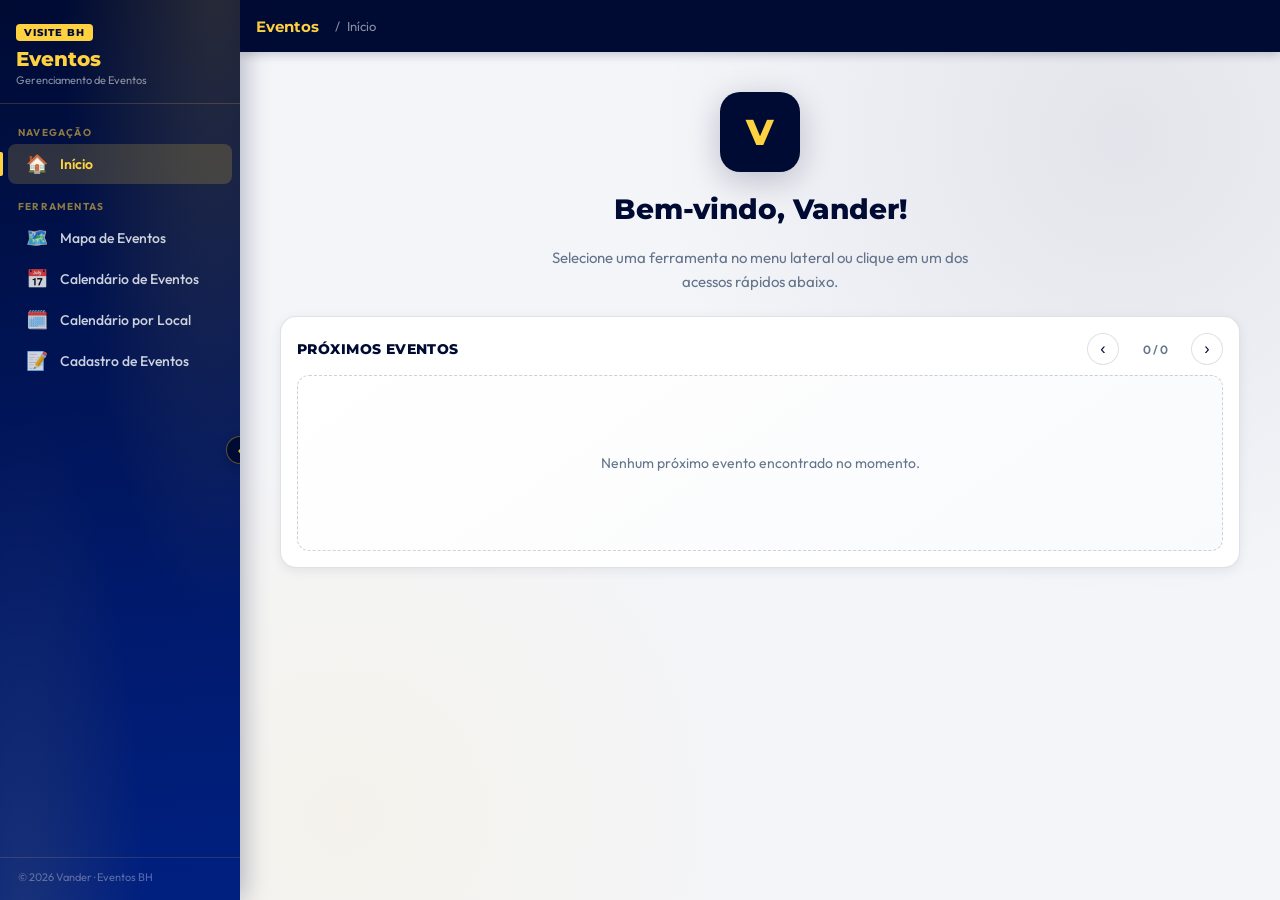
<file: index.html>
<!DOCTYPE html>
<html lang="pt-BR">
<head>
  <meta charset="utf-8">
  <meta name="viewport" content="width=device-width, initial-scale=1">
  <title>Agenda de Eventos de Belo Horizonte</title>
  <link rel="preconnect" href="https://fonts.googleapis.com">
  <link rel="preconnect" href="https://fonts.gstatic.com" crossorigin>
  <link href="https://fonts.googleapis.com/css2?family=Montserrat:wght@400;600;700;800&family=Outfit:wght@300;400;600&display=swap" rel="stylesheet">
  <style>
    *, *::before, *::after { box-sizing: border-box; margin: 0; padding: 0; }

    :root {
      --sidebar-w: 240px;
      --navy: #000b33;
      --navy-mid: #001a6e;
      --gold: #FED141;
      --gold-dark: #c9a500;
      --ink: #1a1f36;
      --muted: #64748b;
      --bg: #f4f5f9;
      --panel: #ffffff;
      --line: rgba(0, 11, 51, 0.12);
      --t: 0.28s cubic-bezier(0.4, 0, 0.2, 1);
    }

    html, body { height: 100%; overflow: hidden; }
    body {
      font-family: "Outfit", "Segoe UI", sans-serif;
      background: var(--bg);
      color: var(--ink);
      display: flex;
    }

    /* ── Sidebar ── */
    #sidebar {
      width: var(--sidebar-w);
      height: 100vh;
      background: linear-gradient(175deg, var(--navy) 0%, var(--navy-mid) 70%, #002080 100%);
      display: flex;
      flex-direction: column;
      flex-shrink: 0;
      position: relative;
      z-index: 20;
      box-shadow: 4px 0 24px rgba(0,11,51,.28);
      transition: width var(--t);
      overflow: hidden;
    }
    #sidebar::after {
      content: "";
      position: absolute;
      inset: 0;
      background:
        radial-gradient(ellipse at 90% -5%, rgba(254,209,65,.16) 0%, transparent 50%),
        radial-gradient(ellipse at 10% 105%, rgba(254,209,65,.10) 0%, transparent 40%);
      pointer-events: none;
    }

    .sidebar-brand {
      padding: 20px 16px 16px;
      border-bottom: 1px solid rgba(254,209,65,.18);
      flex-shrink: 0;
    }
    .sidebar-brand-badge {
      display: inline-block;
      background: var(--gold);
      color: var(--navy);
      font-family: "Montserrat", sans-serif;
      font-weight: 800;
      font-size: 10px;
      letter-spacing: .1em;
      text-transform: uppercase;
      padding: 2px 8px;
      border-radius: 4px;
      margin-bottom: 6px;
      white-space: nowrap;
    }
    .sidebar-brand-title {
      font-family: "Montserrat", sans-serif;
      font-weight: 800;
      font-size: 20px;
      color: var(--gold);
      white-space: nowrap;
    }
    .sidebar-brand-sub {
      font-size: 11px;
      color: rgba(248,250,252,.55);
      margin-top: 2px;
      white-space: nowrap;
    }

    .sidebar-nav { flex: 1; overflow-y: auto; padding: 14px 0; }
    .nav-section-label {
      font-size: 10px;
      font-weight: 700;
      letter-spacing: .12em;
      text-transform: uppercase;
      color: rgba(254,209,65,.55);
      padding: 8px 18px 4px;
      white-space: nowrap;
    }
    .nav-item {
      display: flex;
      align-items: center;
      gap: 12px;
      padding: 11px 18px;
      cursor: pointer;
      border: none;
      background: none;
      text-align: left;
      color: rgba(248,250,252,.82);
      font-family: "Outfit", sans-serif;
      font-size: 14px;
      font-weight: 500;
      border-radius: 8px;
      margin: 1px 8px;
      width: calc(100% - 16px);
      transition: background .18s, color .18s;
      white-space: nowrap;
      position: relative;
      z-index: 1;
    }
    .nav-item:hover { background: rgba(254,209,65,.10); color: #fff; }
    .nav-item.active { background: rgba(254,209,65,.18); color: var(--gold); font-weight: 600; }
    .nav-item.active::before {
      content: "";
      position: absolute;
      left: -8px; top: 50%;
      transform: translateY(-50%);
      width: 3px; height: 60%;
      background: var(--gold);
      border-radius: 0 2px 2px 0;
    }
    .nav-icon { font-size: 18px; flex-shrink: 0; line-height: 1; }
    .nav-label { flex: 1; }

    .sidebar-footer {
      padding: 12px 18px 16px;
      border-top: 1px solid rgba(254,209,65,.14);
      font-size: 11px;
      color: rgba(248,250,252,.35);
      white-space: nowrap;
    }

    #sidebar-toggle {
      position: absolute;
      right: -14px; top: 50%;
      transform: translateY(-50%);
      width: 28px; height: 28px;
      border-radius: 50%;
      border: 1.5px solid rgba(254,209,65,.35);
      background: var(--navy);
      color: var(--gold);
      display: flex;
      align-items: center;
      justify-content: center;
      cursor: pointer;
      z-index: 30;
      font-size: 14px;
      box-shadow: 0 2px 8px rgba(0,11,51,.35);
      transition: background .2s;
    }
    #sidebar-toggle:hover { background: var(--navy-mid); }

    /* ── Main ── */
    #main { flex: 1; display: flex; flex-direction: column; height: 100vh; overflow: hidden; min-width: 0; }

    #topbar {
      height: 52px;
      background: var(--navy);
      display: flex;
      align-items: center;
      padding: 0 16px;
      gap: 12px;
      flex-shrink: 0;
      box-shadow: 0 2px 10px rgba(0,11,51,.22);
      z-index: 10;
    }
    #hamburger { display: none; background: none; border: none; color: var(--gold); font-size: 22px; cursor: pointer; padding: 4px; line-height: 1; }
    #topbar-title { font-family: "Montserrat", sans-serif; font-weight: 700; font-size: 15px; color: var(--gold); }
    #topbar-breadcrumb { font-size: 13px; color: rgba(248,250,252,.55); margin-left: 4px; }
    #topbar-breadcrumb::before { content: "/ "; margin-right: 4px; }

    #content-area { flex: 1; position: relative; overflow: hidden; }

    .page-frame {
      position: absolute; inset: 0;
      width: 100%; height: 100%;
      border: none; opacity: 0; pointer-events: none;
      transition: opacity .25s ease;
    }
    .page-frame.visible { opacity: 1; pointer-events: auto; }

    #welcome {
      position: absolute; inset: 0;
      display: flex; flex-direction: column;
      align-items: center; justify-content: flex-start;
      gap: 20px; padding: 40px; text-align: center;
      background:
        radial-gradient(circle at 85% 10%, rgba(0,11,51,.07), transparent 40%),
        radial-gradient(circle at 10% 90%, rgba(254,209,65,.07), transparent 35%),
        var(--bg);
      transition: opacity .3s ease;
      overflow-y: auto;
    }
    #welcome.hidden { opacity: 0; pointer-events: none; }
    .welcome-logo {
      background: var(--navy); color: var(--gold);
      font-family: "Montserrat", sans-serif;
      font-weight: 800; font-size: 36px;
      width: 80px; height: 80px; border-radius: 20px;
      display: flex; align-items: center; justify-content: center;
      box-shadow: 0 8px 32px rgba(0,11,51,.22);
    }
    .welcome-title { font-family: "Montserrat", sans-serif; font-weight: 800; font-size: 28px; color: var(--navy); }
    .welcome-subtitle { font-size: 15px; color: var(--muted); max-width: 420px; line-height: 1.6; }
    .welcome-cards { display: flex; gap: 16px; flex-wrap: wrap; justify-content: center; margin-top: 8px; }
    .welcome-card {
      background: var(--panel);
      border: 1.5px solid var(--line);
      border-top: 3px solid var(--navy);
      border-radius: 14px; padding: 20px 24px;
      width: 220px; cursor: pointer; text-align: center;
      transition: box-shadow .2s, transform .2s;
      box-shadow: 0 3px 12px rgba(0,11,51,.07);
    }
    .welcome-card:hover { box-shadow: 0 8px 28px rgba(0,11,51,.14); transform: translateY(-3px); }
    .welcome-card-icon { font-size: 32px; margin-bottom: 8px; }
    .welcome-card-title { font-family: "Montserrat", sans-serif; font-weight: 700; font-size: 14px; color: var(--navy); }
    .welcome-card-desc { font-size: 12px; color: var(--muted); margin-top: 4px; line-height: 1.5; }

    .upcoming-section {
      width: min(980px, 100%);
      margin-top: 2px;
      background: var(--panel);
      border: 1.5px solid var(--line);
      border-radius: 16px;
      padding: 16px;
      box-shadow: 0 3px 12px rgba(0,11,51,.07);
    }
    .upcoming-header {
      display: flex;
      align-items: center;
      justify-content: space-between;
      gap: 10px;
      margin-bottom: 10px;
      text-align: left;
    }
    .upcoming-title {
      font-family: "Montserrat", sans-serif;
      font-size: 14px;
      font-weight: 800;
      letter-spacing: .03em;
      color: var(--navy);
      text-transform: uppercase;
    }
    .upcoming-controls {
      display: flex;
      align-items: center;
      gap: 8px;
    }
    .carousel-btn {
      width: 32px;
      height: 32px;
      border-radius: 50%;
      border: 1px solid var(--line);
      background: #fff;
      color: var(--navy);
      cursor: pointer;
      font-size: 16px;
      line-height: 1;
    }
    .carousel-btn:hover { background: #f8fafc; }
    .upcoming-indicator {
      min-width: 56px;
      font-size: 12px;
      color: var(--muted);
      text-align: center;
      font-weight: 600;
    }
    .events-stage {
      min-height: 176px;
      border-radius: 12px;
      border: 1px dashed rgba(0, 11, 51, .18);
      background: linear-gradient(145deg, #ffffff 0%, #f9fafc 100%);
      display: flex;
      align-items: center;
      justify-content: center;
      padding: 14px;
      text-align: left;
    }
    .event-card {
      width: 100%;
      max-width: 860px;
      border-radius: 12px;
      border: 1px solid var(--line);
      border-left: 5px solid var(--navy);
      background: #fff;
      box-shadow: 0 4px 18px rgba(0,11,51,.08);
      padding: 16px;
      animation: fadein .35s ease;
    }
    .event-date {
      display: inline-block;
      background: rgba(254,209,65,.25);
      color: #5b4500;
      font-size: 11px;
      font-weight: 700;
      border-radius: 999px;
      padding: 4px 10px;
      margin-bottom: 8px;
    }
    .event-title {
      font-family: "Montserrat", sans-serif;
      font-size: 18px;
      font-weight: 700;
      color: var(--navy);
      margin-bottom: 7px;
      line-height: 1.3;
    }
    .event-meta {
      font-size: 13px;
      line-height: 1.55;
      color: #334155;
    }
    .events-empty {
      color: var(--muted);
      font-size: 14px;
      text-align: center;
    }
    @keyframes fadein {
      from { opacity: 0; transform: translateY(4px); }
      to { opacity: 1; transform: translateY(0); }
    }

    /* collapsed */
    body.sidebar-collapsed #sidebar { width: 60px; }
    body.sidebar-collapsed .sidebar-brand-badge,
    body.sidebar-collapsed .sidebar-brand-title,
    body.sidebar-collapsed .sidebar-brand-sub,
    body.sidebar-collapsed .nav-section-label,
    body.sidebar-collapsed .nav-label,
    body.sidebar-collapsed .sidebar-footer { display: none; }
    body.sidebar-collapsed .nav-item { justify-content: center; padding: 14px 0; margin: 1px 4px; width: calc(100% - 8px); }
    body.sidebar-collapsed .nav-item.active::before { display: none; }

    /* mobile */
    #overlay { display: none; position: fixed; inset: 0; background: rgba(0,11,51,.55); z-index: 15; backdrop-filter: blur(2px); }
    @media (max-width: 768px) {
      #sidebar { position: fixed; left: 0; top: 0; bottom: 0; transform: translateX(-100%); box-shadow: none; }
      #sidebar.mobile-open { transform: translateX(0); box-shadow: 4px 0 32px rgba(0,11,51,.4); }
      #overlay.active { display: block; }
      #hamburger { display: block; }
      #sidebar-toggle { display: none; }
      body.sidebar-collapsed #sidebar { width: var(--sidebar-w); }
      body.sidebar-collapsed .sidebar-brand-badge,
      body.sidebar-collapsed .sidebar-brand-title,
      body.sidebar-collapsed .sidebar-brand-sub,
      body.sidebar-collapsed .nav-section-label,
      body.sidebar-collapsed .nav-label,
      body.sidebar-collapsed .sidebar-footer { display: revert; }
      body.sidebar-collapsed .nav-item { justify-content: flex-start; padding: 11px 18px; margin: 1px 8px; width: calc(100% - 16px); }
      .upcoming-header { flex-wrap: wrap; }
      .events-stage { min-height: 210px; }
      .event-title { font-size: 16px; }
    }
  </style>
</head>
<body>

  <div id="overlay"></div>

  <aside id="sidebar">
    <button id="sidebar-toggle" title="Recolher menu">&#8249;</button>
    <div class="sidebar-brand">
      <div class="sidebar-brand-badge">Visite BH</div>
      <div class="sidebar-brand-title">Eventos</div>
      <div class="sidebar-brand-sub">Gerenciamento de Eventos</div>
    </div>
    <nav class="sidebar-nav">
      <div class="nav-section-label">Navegação</div>
      <button class="nav-item" data-page="welcome" onclick="showPage('welcome')">
        <span class="nav-icon">🏠</span><span class="nav-label">Início</span>
      </button>
      <div class="nav-section-label" style="margin-top:8px">Ferramentas</div>
      <button class="nav-item" data-page="mapa" onclick="showPage('mapa')">
        <span class="nav-icon">🗺️</span><span class="nav-label">Mapa de Eventos</span>
      </button>
      <button class="nav-item" data-page="calendario" onclick="showPage('calendario')">
        <span class="nav-icon">📅</span><span class="nav-label">Calendário de Eventos</span>
      </button>
        <button class="nav-item" data-page="calendario_v2" onclick="showPage('calendario_v2')">
          <span class="nav-icon">🗓️</span><span class="nav-label">Calendário por Local</span>
        </button>
      <button class="nav-item" data-page="cadastro" onclick="showPage('cadastro')">
        <span class="nav-icon">📝</span><span class="nav-label">Cadastro de Eventos</span>
      </button>
    </nav>
    <div class="sidebar-footer">&copy; 2026 Vander &middot; Eventos BH</div>
  </aside>

  <div id="main">
    <header id="topbar">
      <button id="hamburger" onclick="toggleMobileSidebar()">&#9776;</button>
      <div id="topbar-title">Eventos</div>
      <span id="topbar-breadcrumb">Início</span>
    </header>
    <div id="content-area">
      <div id="welcome">
        <div class="welcome-logo">V</div>
        <div class="welcome-title">Bem-vindo, Vander!</div>
        <div class="welcome-subtitle">Selecione uma ferramenta no menu lateral ou clique em um dos acessos rápidos abaixo.</div>
        <section class="upcoming-section" aria-label="Próximos eventos">
          <div class="upcoming-header">
            <div class="upcoming-title">Próximos Eventos</div>
            <div class="upcoming-controls">
              <button id="carousel-prev" class="carousel-btn" type="button" aria-label="Evento anterior">&#8249;</button>
              <div id="carousel-indicator" class="upcoming-indicator">0 / 0</div>
              <button id="carousel-next" class="carousel-btn" type="button" aria-label="Próximo evento">&#8250;</button>
            </div>
          </div>
          <div id="events-stage" class="events-stage">
            <div id="events-empty" class="events-empty">Carregando eventos...</div>
          </div>
        </section>
      </div>
      <iframe id="frame-mapa"       class="page-frame" src="" title="Mapa de Eventos"></iframe>
      <iframe id="frame-calendario" class="page-frame" src="" title="Calendário de Eventos"></iframe>
        <iframe id="frame-calendario_v2" class="page-frame" src="" title="Calendário por Local"></iframe>
      <iframe id="frame-cadastro" class="page-frame" src="" title="Cadastro de Eventos"></iframe>
    </div>
  </div>

  <script>
    const carouselState = {
      eventos: [],
      atual: 0,
      timer: null,
    };

    const pages = {
      welcome:    { label: 'Início',                  frame: null,               src: null },
      mapa:       { label: 'Mapa de Eventos',         frame: 'frame-mapa',       src: 'mapa.html' },
      calendario: { label: 'Calendário de Eventos',   frame: 'frame-calendario', src: 'calendario.html' },
      calendario_v2: { label: 'Calendário por Local',  frame: 'frame-calendario_v2', src: 'calendario_v2.html' },
      cadastro: { label: 'Cadastro de Eventos', frame: 'frame-cadastro', src: 'cadastro_eventos.html' },
    };
    const loadedFrames = new Set();

    function parseDataCsv(texto) {
      const valor = (texto || '').trim();
      if (!valor) return null;
      const partes = valor.split('/');
      if (partes.length !== 3) return null;

      const dia = parseInt(partes[0], 10);
      const mesTxt = partes[1].slice(0, 3).toUpperCase();
      const ano = parseInt(partes[2], 10);

      const meses = {
        JAN: 0, FEV: 1, MAR: 2, ABR: 3, MAI: 4, JUN: 5,
        JUL: 6, AGO: 7, SET: 8, OUT: 9, NOV: 10, DEZ: 11,
      };

      const mes = meses[mesTxt];
      if (!Number.isInteger(dia) || !Number.isInteger(ano) || mes === undefined) return null;
      return new Date(ano, mes, dia);
    }

    function formatarIntervalo(dataInicio, dataFim) {
      const ini = (dataInicio || '').trim();
      const fim = (dataFim || '').trim();
      if (fim && fim !== ini) return `${ini} até ${fim}`;
      return ini;
    }

    function parseCsvEventos(csvText) {
      const linhas = csvText.split(/\r?\n/).filter(l => l.trim());
      if (linhas.length < 2) return [];

      const cabecalho = linhas[0].split(';').map(c => c.trim());
      const eventos = [];

      for (let i = 1; i < linhas.length; i += 1) {
        const colunas = linhas[i].split(';');
        if (colunas.length < cabecalho.length) continue;
        const item = {};
        for (let j = 0; j < cabecalho.length; j += 1) {
          item[cabecalho[j]] = (colunas[j] || '').trim();
        }
        eventos.push(item);
      }

      return eventos;
    }

    function normalizarFuturo(eventos) {
      const hoje = new Date();
      hoje.setHours(0, 0, 0, 0);

      return eventos
        .map((ev) => {
          const inicio = parseDataCsv(ev.DATA);
          const fim = parseDataCsv(ev.DATAFINAL) || inicio;
          return {
            descricao: ev.DESCRICAO || 'Evento sem descrição',
            local: ev.NOMELOCAL || ev.LOCAL || 'Local não informado',
            endereco: ev.ENDERECO || ev.ENDERECOLOCAL || 'Endereço não informado',
            publico: ev.ESTIMATIVAPUBLICO || 'Não informado',
            dataInicioTxt: ev.DATA || '',
            dataFimTxt: ev.DATAFINAL || ev.DATA || '',
            inicio,
            fim,
          };
        })
        .filter(ev => ev.inicio && ev.fim && ev.fim >= hoje)
        .sort((a, b) => a.inicio - b.inicio)
        .slice(0, 12);
    }

    function atualizarIndicador() {
      const indicador = document.getElementById('carousel-indicator');
      if (!indicador) return;
      const total = carouselState.eventos.length;
      const atual = total ? (carouselState.atual + 1) : 0;
      indicador.textContent = `${atual} / ${total}`;
    }

    function renderEventoAtual() {
      const stage = document.getElementById('events-stage');
      if (!stage) return;

      if (!carouselState.eventos.length) {
        stage.innerHTML = '<div class="events-empty">Nenhum próximo evento encontrado no momento.</div>';
        atualizarIndicador();
        return;
      }

      const ev = carouselState.eventos[carouselState.atual];
      const periodo = formatarIntervalo(ev.dataInicioTxt, ev.dataFimTxt);

      stage.innerHTML = `
        <article class="event-card">
          <div class="event-date">${periodo}</div>
          <div class="event-title">${ev.descricao}</div>
          <div class="event-meta"><strong>Local:</strong> ${ev.local}</div>
          <div class="event-meta"><strong>Endereço:</strong> ${ev.endereco}</div>
          <div class="event-meta"><strong>Público estimado:</strong> ${ev.publico}</div>
        </article>
      `;

      atualizarIndicador();
    }

    function avancarEvento() {
      const total = carouselState.eventos.length;
      if (!total) return;
      carouselState.atual = (carouselState.atual + 1) % total;
      renderEventoAtual();
    }

    function voltarEvento() {
      const total = carouselState.eventos.length;
      if (!total) return;
      carouselState.atual = (carouselState.atual - 1 + total) % total;
      renderEventoAtual();
    }

    function iniciarAutoRotacao() {
      if (carouselState.timer) clearInterval(carouselState.timer);
      carouselState.timer = setInterval(avancarEvento, 2000);
    }

    async function carregarCarrosselEventos() {
      const stage = document.getElementById('events-stage');
      if (!stage) return;

      try {
        const resposta = await fetch('eventos_bh.csv', { cache: 'no-store' });
        if (!resposta.ok) throw new Error('Falha ao carregar CSV de eventos.');
        const csvText = await resposta.text();

        const eventos = parseCsvEventos(csvText);
        carouselState.eventos = normalizarFuturo(eventos);
        carouselState.atual = 0;
        renderEventoAtual();
        iniciarAutoRotacao();
      } catch (erro) {
        stage.innerHTML = '<div class="events-empty">Não foi possível carregar os próximos eventos.</div>';
        atualizarIndicador();
      }
    }

    function showPage(id) {
      const def = pages[id];
      if (!def) return;
      document.getElementById('welcome').classList.toggle('hidden', id !== 'welcome');
      Object.keys(pages).forEach(pid => {
        const p = pages[pid];
        if (!p.frame) return;
        const el = document.getElementById(p.frame);
        const active = pid === id;
        el.classList.toggle('visible', active);
        if (active && !loadedFrames.has(pid)) { el.src = p.src; loadedFrames.add(pid); }
      });
      document.querySelectorAll('.nav-item').forEach(btn => btn.classList.toggle('active', btn.dataset.page === id));
      document.getElementById('topbar-breadcrumb').textContent = def.label;
      if (window.innerWidth <= 768) closeMobileSidebar();
    }

    const sidebarEl = document.getElementById('sidebar');
    const toggleBtn = document.getElementById('sidebar-toggle');
    toggleBtn.addEventListener('click', () => {
      document.body.classList.toggle('sidebar-collapsed');
      const col = document.body.classList.contains('sidebar-collapsed');
      toggleBtn.innerHTML = col ? '&#8250;' : '&#8249;';
      toggleBtn.title     = col ? 'Expandir menu' : 'Recolher menu';
    });

    function toggleMobileSidebar() {
      const open = sidebarEl.classList.toggle('mobile-open');
      document.getElementById('overlay').classList.toggle('active', open);
    }
    function closeMobileSidebar() {
      sidebarEl.classList.remove('mobile-open');
      document.getElementById('overlay').classList.remove('active');
    }
    document.getElementById('overlay').addEventListener('click', closeMobileSidebar);
    document.getElementById('carousel-prev').addEventListener('click', voltarEvento);
    document.getElementById('carousel-next').addEventListener('click', avancarEvento);

    carregarCarrosselEventos();
    showPage('welcome');
  </script>
</body>
</html>
</file>
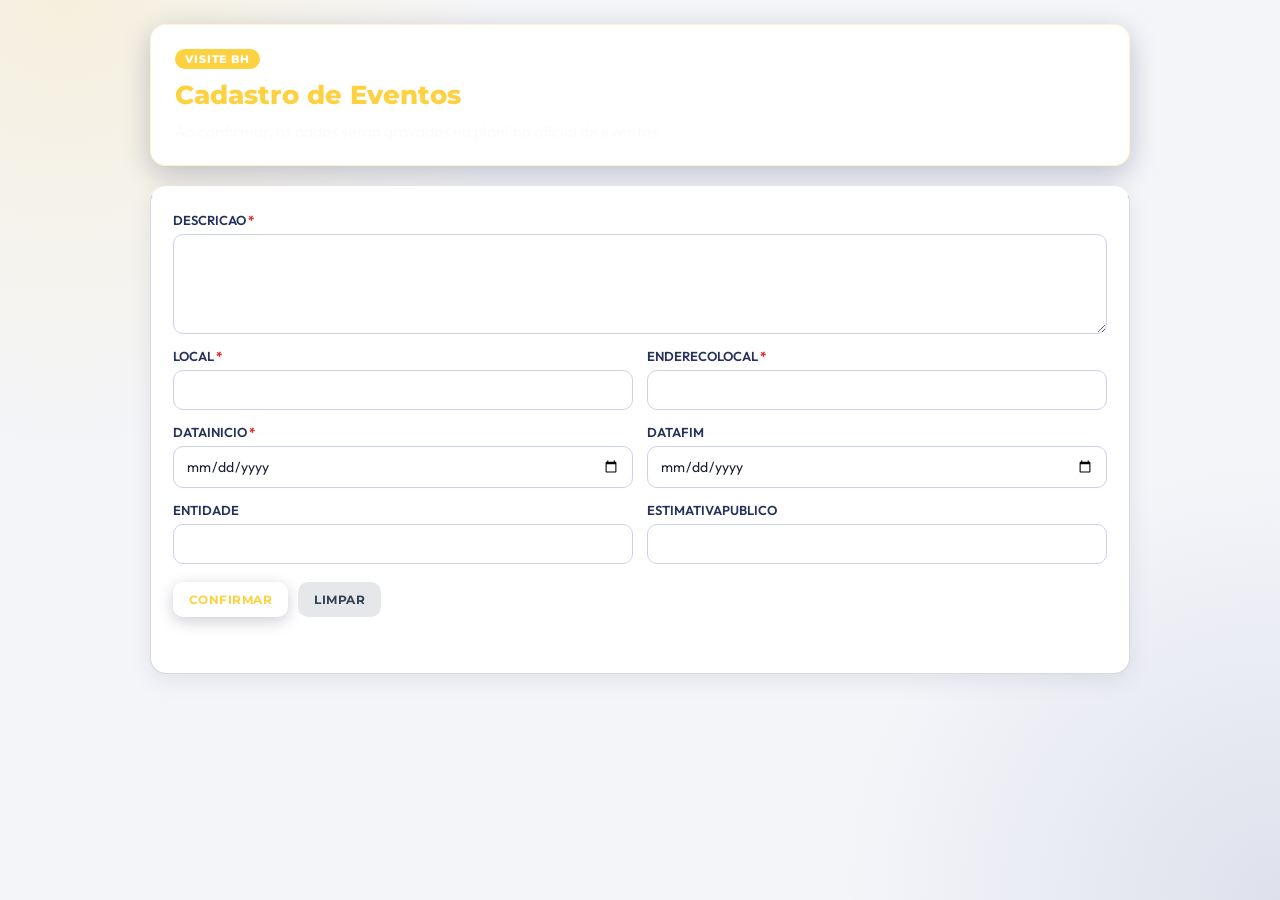
<file: cadastro_eventos.html>
<!DOCTYPE html>
<html lang="pt-BR">
<head>
  <meta charset="utf-8">
  <meta name="viewport" content="width=device-width, initial-scale=1">
  <title>Cadastro de Eventos</title>
  <link rel="preconnect" href="https://fonts.googleapis.com">
  <link rel="preconnect" href="https://fonts.gstatic.com" crossorigin>
  <link href="https://fonts.googleapis.com/css2?family=Montserrat:wght@500;700;800&family=Outfit:wght@300;400;500;600&display=swap" rel="stylesheet">
  <style>
    :root {
      --navy: #ffffff;
      --navy-mid: #ffffff;
      --gold: #fed141;
      --bg: #f4f5f9;
      --panel: #ffffff;
      --line: rgba(0, 11, 51, 0.15);
      --text: #1a1f36;
      --ok: #0f766e;
      --error: #b91c1c;
    }

    * { box-sizing: border-box; }

    body {
      margin: 0;
      padding: 24px;
      font-family: "Outfit", "Segoe UI", sans-serif;
      color: var(--text);
      background:
        radial-gradient(circle at 5% 0%, rgba(254, 209, 65, 0.15), transparent 30%),
        radial-gradient(circle at 100% 100%, rgba(0, 26, 110, 0.09), transparent 28%),
        var(--bg);
      min-height: 100vh;
    }

    .wrap { max-width: 980px; margin: 0 auto; }

    .hero {
      background: linear-gradient(140deg, var(--navy) 0%, var(--navy-mid) 100%);
      border-radius: 16px;
      color: #f8fafc;
      padding: 22px 24px;
      margin-bottom: 20px;
      box-shadow: 0 8px 28px rgba(0, 11, 51, 0.22);
      border: 1px solid rgba(254, 209, 65, 0.25);
    }

    .hero-badge {
      display: inline-block;
      padding: 3px 10px;
      border-radius: 999px;
      background: var(--gold);
      color: var(--navy);
      font-size: 11px;
      font-weight: 800;
      letter-spacing: 0.08em;
      text-transform: uppercase;
      font-family: "Montserrat", sans-serif;
      margin-bottom: 10px;
    }

    .hero h1 {
      margin: 0;
      font-size: 26px;
      font-weight: 800;
      font-family: "Montserrat", sans-serif;
      color: var(--gold);
    }

    .hero p {
      margin: 8px 0 0;
      color: rgba(248, 250, 252, 0.88);
      line-height: 1.5;
    }

    .card {
      background: var(--panel);
      border: 1px solid var(--line);
      border-top: 4px solid var(--navy);
      border-radius: 16px;
      padding: 22px;
      box-shadow: 0 6px 24px rgba(0, 11, 51, 0.08);
    }

    .grid {
      display: grid;
      grid-template-columns: repeat(2, minmax(0, 1fr));
      gap: 14px;
    }

    .field {
      display: flex;
      flex-direction: column;
      gap: 6px;
    }

    .field.full { grid-column: 1 / -1; }

    label {
      font-size: 13px;
      font-weight: 600;
      color: #27325a;
    }

    .required::after {
      content: " *";
      color: #dc2626;
      font-weight: 700;
    }

    input, textarea {
      width: 100%;
      border: 1px solid #c9d2e7;
      border-radius: 10px;
      padding: 10px 12px;
      font-family: inherit;
      font-size: 14px;
      color: var(--text);
      background: #fff;
      transition: border-color 0.2s, box-shadow 0.2s;
    }

    textarea { min-height: 100px; resize: vertical; }

    input:focus, textarea:focus {
      outline: none;
      border-color: #315ae6;
      box-shadow: 0 0 0 3px rgba(49, 90, 230, 0.14);
    }

    .actions {
      margin-top: 18px;
      display: flex;
      gap: 10px;
      flex-wrap: wrap;
    }

    .btn {
      border: none;
      border-radius: 10px;
      padding: 10px 16px;
      font-family: "Montserrat", sans-serif;
      font-size: 12px;
      font-weight: 700;
      text-transform: uppercase;
      letter-spacing: 0.04em;
      cursor: pointer;
      transition: transform 0.15s, box-shadow 0.2s, opacity 0.2s;
    }

    .btn:hover { transform: translateY(-1px); }

    .btn-primary {
      background: var(--navy);
      color: var(--gold);
      box-shadow: 0 4px 16px rgba(0, 11, 51, 0.2);
    }

    .btn-secondary {
      background: #e5e7eb;
      color: #334155;
    }

    .status {
      margin-top: 12px;
      font-size: 14px;
      min-height: 22px;
    }

    .status.ok { color: var(--ok); }
    .status.error { color: var(--error); }

    @media (max-width: 760px) {
      body { padding: 14px; }
      .hero h1 { font-size: 22px; }
      .grid { grid-template-columns: 1fr; }
    }
  </style>
</head>
<body>
  <div class="wrap">
    <section class="hero">
      <span class="hero-badge">Visite BH</span>
      <h1>Cadastro de Eventos</h1>
      <p>Ao confirmar, os dados serao gravados na planilha oficial de eventos.</p>
    </section>

    <section class="card">
      <form id="form-evento" novalidate>
        <div class="grid">
          <div class="field full">
            <label class="required" for="descricao">DESCRICAO</label>
            <textarea id="descricao" name="descricao" required></textarea>
          </div>

          <div class="field">
            <label class="required" for="local">LOCAL</label>
            <input id="local" name="local" type="text" required>
          </div>

          <div class="field">
            <label class="required" for="enderecoLocal">ENDERECOLOCAL</label>
            <input id="enderecoLocal" name="enderecoLocal" type="text" required>
          </div>

          <div class="field">
            <label class="required" for="dataInicio">DATAINICIO</label>
            <input id="dataInicio" name="dataInicio" type="date" required>
          </div>

          <div class="field">
            <label for="dataFim">DATAFIM</label>
            <input id="dataFim" name="dataFim" type="date">
          </div>

          <div class="field">
            <label for="entidade">ENTIDADE</label>
            <input id="entidade" name="entidade" type="text">
          </div>

          <div class="field">
            <label for="estimativaPublico">ESTIMATIVAPUBLICO</label>
            <input id="estimativaPublico" name="estimativaPublico" type="text">
          </div>
        </div>

        <div class="actions">
          <button type="submit" id="btn-confirmar" class="btn btn-primary">Confirmar</button>
          <button type="reset" class="btn btn-secondary">Limpar</button>
        </div>

        <div id="status" class="status" aria-live="polite"></div>
      </form>
    </section>
  </div>

  <script>
    const APPS_SCRIPT_URL = 'https://script.google.com/macros/s/AKfycbx5vHrcflW2HGVx0xb3Muabt0-dM0hdEHhWfivcwHeD74h3xdTkLOjrHJNkDawa05PgqQ/exec';

    const form = document.getElementById('form-evento');
    const statusEl = document.getElementById('status');
    const btnConfirmar = document.getElementById('btn-confirmar');

    function mapearPayloadAppsScript(payload) {
      return {
        DESCRICAO: payload.descricao,
        LOCAL: payload.local,
        ENDERECOLOCAL: payload.enderecoLocal,
        DATAINICIO: payload.dataInicio,
        DATAFIM: payload.dataFim,
        ENTIDADE: payload.entidade,
        ESTIMATIVAPUBLICO: payload.estimativaPublico,
      };
    }

    async function tentarSalvarNoBackend(payload) {
      const response = await fetch('/api/eventos', {
        method: 'POST',
        headers: { 'Content-Type': 'application/json' },
        body: JSON.stringify(payload),
      });

      const data = await response.json().catch(() => ({}));
      if (!response.ok) {
        const erro = [data.erro, data.detalhe].filter(Boolean).join(' | ');
        throw new Error(erro || 'Falha ao salvar no backend.');
      }

      return data;
    }

    async function salvarDiretoNoAppsScript(payload) {
      if (!APPS_SCRIPT_URL) {
        throw new Error('APPS_SCRIPT_URL nao configurada para envio direto.');
      }

      const response = await fetch(APPS_SCRIPT_URL, {
        method: 'POST',
        headers: { 'Content-Type': 'application/json' },
        body: JSON.stringify(mapearPayloadAppsScript(payload)),
      });

      const data = await response.json().catch(() => ({}));
      if (!response.ok || data.ok === false) {
        const erro = [data.erro, data.detalhe].filter(Boolean).join(' | ');
        throw new Error(erro || 'Falha ao salvar diretamente no Apps Script.');
      }

      return data;
    }

    function setStatus(message, kind) {
      statusEl.textContent = message || '';
      statusEl.classList.remove('ok', 'error');
      if (kind) statusEl.classList.add(kind);
    }

    form.addEventListener('submit', async (event) => {
      event.preventDefault();
      setStatus('');

      if (!form.checkValidity()) {
        form.reportValidity();
        return;
      }

      btnConfirmar.disabled = true;
      btnConfirmar.style.opacity = '0.7';

      const payload = {
        descricao: document.getElementById('descricao').value.trim(),
        local: document.getElementById('local').value.trim(),
        enderecoLocal: document.getElementById('enderecoLocal').value.trim(),
        dataInicio: document.getElementById('dataInicio').value,
        dataFim: document.getElementById('dataFim').value,
        entidade: document.getElementById('entidade').value.trim(),
        estimativaPublico: document.getElementById('estimativaPublico').value.trim(),
      };

      try {
        let data;
        try {
          data = await tentarSalvarNoBackend(payload);
        } catch (erroBackend) {
          // Em deploy estatico nao existe /api/eventos. Faz fallback direto no Apps Script.
          data = await salvarDiretoNoAppsScript(payload);
        }

        setStatus(data.mensagem || 'Evento cadastrado com sucesso.', 'ok');
        form.reset();
      } catch (error) {
        setStatus(error.message || 'Erro inesperado ao salvar evento.', 'error');
      } finally {
        btnConfirmar.disabled = false;
        btnConfirmar.style.opacity = '1';
      }
    });
  </script>
</body>
</html>
</file>
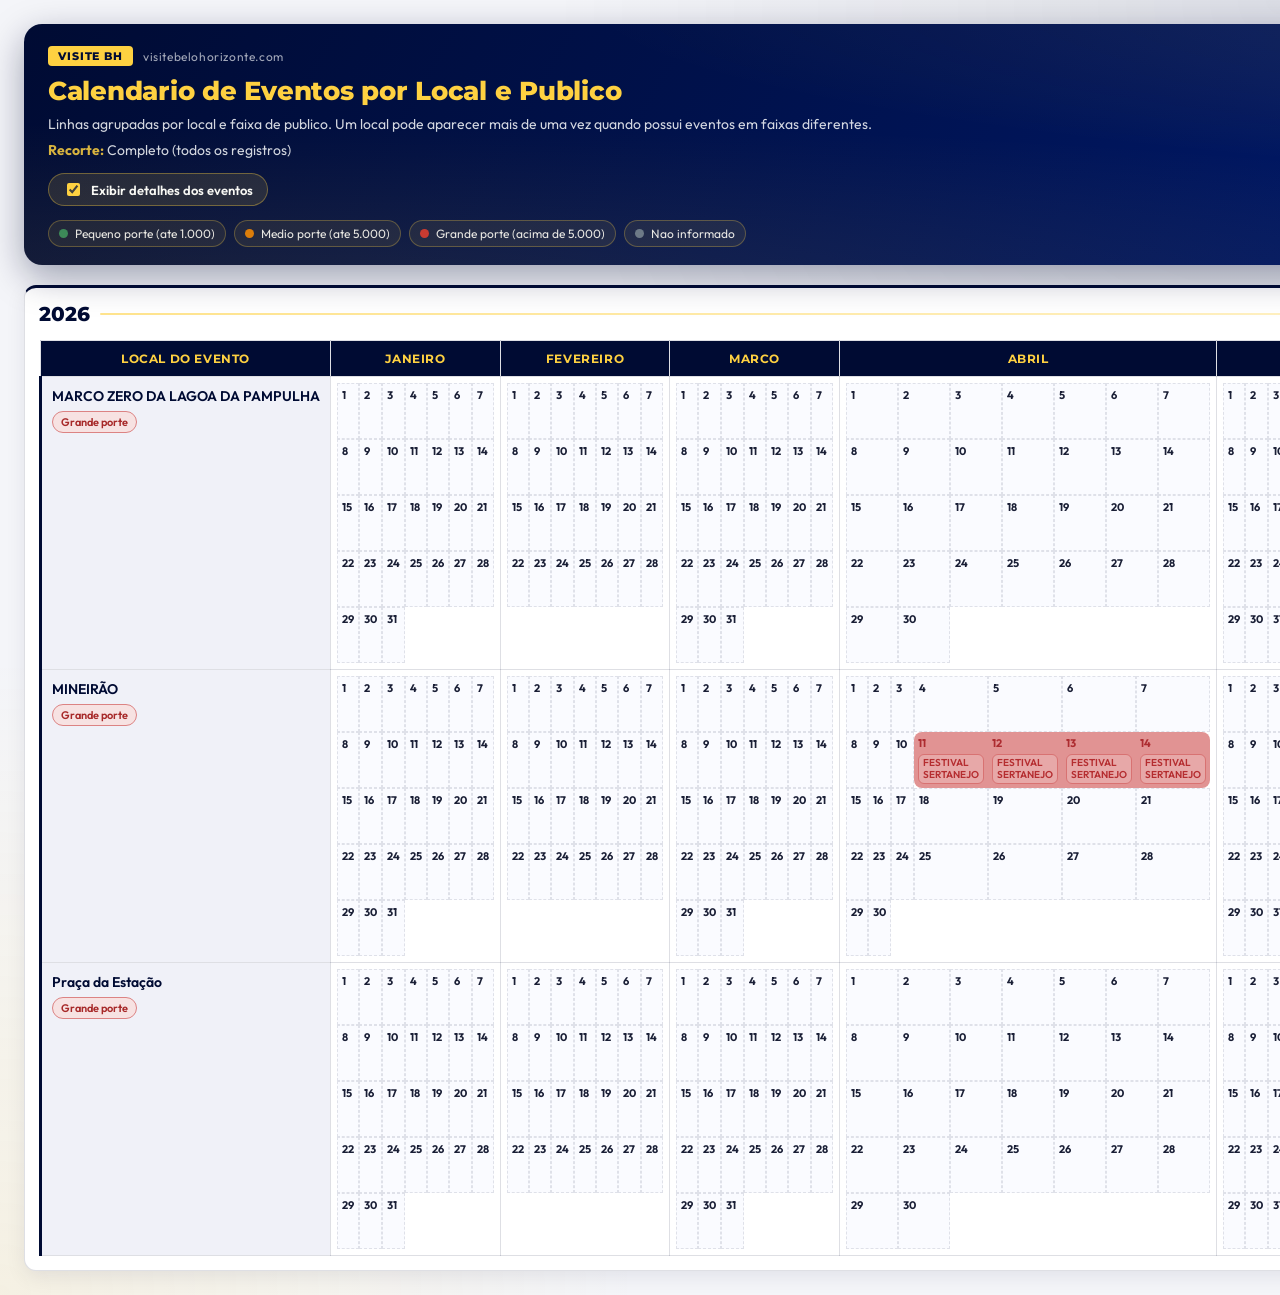
<file: calendario.html>
<!DOCTYPE html>
<html lang="pt-BR">
<head>
  <meta charset="utf-8">
  <meta name="viewport" content="width=device-width, initial-scale=1">
  <title>Calendario de Eventos — Visite Belo Horizonte</title>
  <link rel="preconnect" href="https://fonts.googleapis.com">
  <link rel="preconnect" href="https://fonts.gstatic.com" crossorigin>
  <link href="https://fonts.googleapis.com/css2?family=Montserrat:wght@400;600;700;800&family=Outfit:wght@300;400;600&display=swap" rel="stylesheet">
  <style>
    :root {
      --bg: #f4f5f9;
      --ink: #1a1f36;
      --muted: #5b6573;
      --line: rgba(0, 11, 51, 0.13);
      --panel: #ffffff;
      --header: #000b33;
      --header-ink: #FED141;
      --accent: #FED141;
      --accent-dark: #c9a500;
            --local-col-width: 260px;
            --month-col-width: 150px;
    }
    * { box-sizing: border-box; }
    body {
      margin: 0;
      font-family: "Outfit", "Segoe UI", sans-serif;
      color: var(--ink);
      background:
        radial-gradient(circle at 100% 0%, rgba(0, 11, 51, 0.10), transparent 40%),
        radial-gradient(circle at 0% 100%, rgba(254, 209, 65, 0.12), transparent 35%),
        var(--bg);
    }
    .shell {
      padding: 24px;
      display: grid;
      gap: 20px;
    }
    .hero {
      background: linear-gradient(120deg, #000b33 0%, #001a6e 60%, #002080 100%);
      color: #f8fafc;
      border-radius: 18px;
      padding: 22px 24px 18px;
      box-shadow: 0 12px 36px rgba(0, 11, 51, 0.36);
      position: relative;
      overflow: hidden;
    }
    .hero::before {
      content: "";
      position: absolute;
      inset: 0;
      background:
        radial-gradient(ellipse at 90% -10%, rgba(254, 209, 65, 0.18) 0%, transparent 55%),
        radial-gradient(ellipse at 10% 110%, rgba(254, 209, 65, 0.10) 0%, transparent 45%);
      pointer-events: none;
    }
    .hero-brand {
      display: flex;
      align-items: center;
      gap: 10px;
      margin-bottom: 10px;
    }
    .hero-brand-badge {
      background: var(--accent);
      color: #000b33;
      font-family: "Montserrat", sans-serif;
      font-weight: 800;
      font-size: 11px;
      letter-spacing: 0.08em;
      text-transform: uppercase;
      padding: 3px 10px;
      border-radius: 4px;
    }
    .hero-brand-site {
      font-size: 12px;
      opacity: 0.65;
      letter-spacing: 0.05em;
    }
    .hero h1 {
      margin: 0;
      font-family: "Montserrat", sans-serif;
      font-size: 26px;
      font-weight: 800;
      color: var(--accent);
      letter-spacing: -0.01em;
      line-height: 1.2;
    }
    .hero p { margin: 8px 0 0; opacity: 0.85; font-size: 14px; }
    .hero p strong { color: var(--accent); opacity: 1; }
    .view-toggle {
      margin-top: 14px;
      display: inline-flex;
      align-items: center;
      gap: 8px;
      font-size: 13px;
      font-weight: 600;
      background: rgba(254, 209, 65, 0.12);
      border: 1px solid rgba(254, 209, 65, 0.35);
      border-radius: 999px;
      padding: 6px 14px;
      color: #f8fafc;
      cursor: pointer;
    }
    .view-toggle input { accent-color: var(--accent); }
    .legend {
      display: flex;
      flex-wrap: wrap;
      gap: 8px;
      margin-top: 14px;
    }
    .legend-item {
      display: inline-flex;
      align-items: center;
      gap: 7px;
      background: rgba(254, 209, 65, 0.08);
      border: 1px solid rgba(254, 209, 65, 0.28);
      padding: 5px 10px;
      border-radius: 999px;
      font-size: 12px;
      color: rgba(248, 250, 252, 0.92);
    }
    .legend-dot { width: 9px; height: 9px; border-radius: 999px; flex-shrink: 0; }
    .year-section {
      background: var(--panel);
      border: 1px solid var(--line);
      border-top: 3px solid var(--header);
      border-radius: 12px;
      padding: 14px;
      box-shadow: 0 6px 20px rgba(0, 11, 51, 0.08);
    }
    .year-section h2 {
      margin: 0 0 14px;
      font-family: "Montserrat", sans-serif;
      font-size: 20px;
      font-weight: 800;
      color: var(--header);
      display: flex;
      align-items: center;
      gap: 10px;
    }
    .year-section h2::after {
      content: "";
      flex: 1;
      height: 2px;
      background: linear-gradient(90deg, var(--accent) 0%, transparent 100%);
      border-radius: 1px;
      opacity: 0.6;
    }
        .table-wrap { overflow-x: auto; --meses-count: 12; }
        table {
            border-collapse: collapse;
            width: max-content;
            min-width: calc(var(--local-col-width) + (var(--meses-count) * var(--month-col-width)));
        }
    th, td { border: 1px solid var(--line); vertical-align: top; }
    thead th {
      position: sticky;
      top: 0;
      z-index: 3;
      background: var(--header);
      color: var(--header-ink);
      padding: 10px;
      font-family: "Montserrat", sans-serif;
      font-size: 12px;
      font-weight: 700;
      text-transform: uppercase;
      letter-spacing: 0.05em;
    }
    .local-head { left: 0; z-index: 4; min-width: var(--local-col-width); position: sticky; }
    .local-cell {
      position: sticky;
      left: 0;
      z-index: 2;
    min-width: var(--local-col-width);
      background: #f0f1f8;
      text-align: left;
      padding: 10px;
      border-left: 3px solid var(--header);
    }
    .local-name { font-size: 14px; font-weight: 600; color: var(--header); }
    .faixa {
      margin-top: 6px;
      display: inline-flex;
      font-size: 11px;
      padding: 3px 8px;
      border-radius: 999px;
      border: 1px solid color-mix(in srgb, var(--faixa-color) 60%, white);
      background: color-mix(in srgb, var(--faixa-color) 14%, white);
      color: color-mix(in srgb, var(--faixa-color) 85%, black);
      font-weight: 600;
    }
    td { width: var(--month-col-width); background: #ffffff; padding: 6px; }
    .month-grid {
      display: grid;
      grid-template-columns: repeat(7, 1fr);
      gap: 0;
    }
    .day-cell {
      min-height: 56px;
      border: 1px dashed rgba(0, 11, 51, 0.10);
      border-radius: 0;
      padding: 4px;
      background: #fafbff;
      display: grid;
      gap: 4px;
      align-content: start;
    }
    .day-cell.has-event {
      background: color-mix(in srgb, var(--event-color) 52%, white);
      border: 0;
      box-shadow: none;
    }
    .day-cell.has-event.is-middle { border-radius: 0; }
    .day-cell.has-event.is-start {
      border-top-right-radius: 0;
      border-bottom-right-radius: 0;
      border-top-left-radius: 8px;
      border-bottom-left-radius: 8px;
    }
    .day-cell.has-event.is-end {
      border-top-left-radius: 0;
      border-bottom-left-radius: 0;
      border-top-right-radius: 8px;
      border-bottom-right-radius: 8px;
    }
    .day-cell.has-event.is-single { border-radius: 8px; }
    .day-number {
      font-size: 11px;
      color: color-mix(in srgb, var(--event-color) 88%, #000b33);
      font-weight: 700;
    }
    .event-tag {
      font-size: 10px;
      line-height: 1.2;
      padding: 2px 4px;
      border-radius: 6px;
      color: color-mix(in srgb, var(--event-color) 92%, #000b33);
      background: color-mix(in srgb, white 58%, var(--event-color) 42%);
      border: 1px solid color-mix(in srgb, var(--event-color) 68%, white);
      font-weight: 600;
      overflow: hidden;
      text-overflow: ellipsis;
      display: -webkit-box;
      -webkit-line-clamp: 2;
      -webkit-box-orient: vertical;
    }
    .event-count {
      display: none;
      font-size: 10px;
      font-weight: 700;
      color: color-mix(in srgb, var(--event-color) 92%, #000b33);
      background: color-mix(in srgb, white 50%, var(--event-color) 50%);
      border: 1px solid color-mix(in srgb, var(--event-color) 72%, white);
      border-radius: 999px;
      padding: 1px 6px;
      width: fit-content;
    }
    body.compact-view .event-details { display: none; }
    body.compact-view .event-count {
      display: inline-flex;
      align-items: center;
    }
    @media (max-width: 900px) {
            :root {
                --local-col-width: 200px;
                --month-col-width: 130px;
            }
      .shell { padding: 12px; }
      .hero h1 { font-size: 20px; }
    }
  </style>
</head>
<body>
  <main class="shell">
    <section class="hero">
      <div class="hero-brand">
        <span class="hero-brand-badge">Visite BH</span>
        <span class="hero-brand-site">visitebelohorizonte.com</span>
      </div>
      <h1>Calendario de Eventos por Local e Publico</h1>
    <p>Linhas agrupadas por local e faixa de publico. Um local pode aparecer mais de uma vez quando possui eventos em faixas diferentes.</p>
    <p><strong>Recorte:</strong> Completo (todos os registros)</p>
            <label class="view-toggle" for="toggle-details">
                <input id="toggle-details" type="checkbox" checked>
                Exibir detalhes dos eventos
            </label>
      <div class="legend">
        <span class="legend-item"><span class="legend-dot" style="background:#2f855a"></span>Pequeno porte (ate 1.000)</span>
        <span class="legend-item"><span class="legend-dot" style="background:#d97706"></span>Medio porte (ate 5.000)</span>
        <span class="legend-item"><span class="legend-dot" style="background:#c53030"></span>Grande porte (acima de 5.000)</span>
        <span class="legend-item"><span class="legend-dot" style="background:#64748b"></span>Nao informado</span>
      </div>
    </section>
    
            <section class="year-section">
              <h2>2026</h2>
                            <div class="table-wrap" style="--meses-count:12">
                <table>
                  <thead>
                    <tr>
                      <th class="local-head">Local do Evento</th>
                      <th>Janeiro</th><th>Fevereiro</th><th>Marco</th><th>Abril</th><th>Maio</th><th>Junho</th><th>Julho</th><th>Agosto</th><th>Setembro</th><th>Outubro</th><th>Novembro</th><th>Dezembro</th>
                    </tr>
                  </thead>
                  <tbody>
                    <tr><th class="local-cell"><div class="local-name">MARCO ZERO DA LAGOA DA PAMPULHA</div><div class="faixa" style="--faixa-color:#c53030">Grande porte</div></th><td><div class="month-grid"><div class="day-cell"><span class="day-number">1</span></div><div class="day-cell"><span class="day-number">2</span></div><div class="day-cell"><span class="day-number">3</span></div><div class="day-cell"><span class="day-number">4</span></div><div class="day-cell"><span class="day-number">5</span></div><div class="day-cell"><span class="day-number">6</span></div><div class="day-cell"><span class="day-number">7</span></div><div class="day-cell"><span class="day-number">8</span></div><div class="day-cell"><span class="day-number">9</span></div><div class="day-cell"><span class="day-number">10</span></div><div class="day-cell"><span class="day-number">11</span></div><div class="day-cell"><span class="day-number">12</span></div><div class="day-cell"><span class="day-number">13</span></div><div class="day-cell"><span class="day-number">14</span></div><div class="day-cell"><span class="day-number">15</span></div><div class="day-cell"><span class="day-number">16</span></div><div class="day-cell"><span class="day-number">17</span></div><div class="day-cell"><span class="day-number">18</span></div><div class="day-cell"><span class="day-number">19</span></div><div class="day-cell"><span class="day-number">20</span></div><div class="day-cell"><span class="day-number">21</span></div><div class="day-cell"><span class="day-number">22</span></div><div class="day-cell"><span class="day-number">23</span></div><div class="day-cell"><span class="day-number">24</span></div><div class="day-cell"><span class="day-number">25</span></div><div class="day-cell"><span class="day-number">26</span></div><div class="day-cell"><span class="day-number">27</span></div><div class="day-cell"><span class="day-number">28</span></div><div class="day-cell"><span class="day-number">29</span></div><div class="day-cell"><span class="day-number">30</span></div><div class="day-cell"><span class="day-number">31</span></div></div></td><td><div class="month-grid"><div class="day-cell"><span class="day-number">1</span></div><div class="day-cell"><span class="day-number">2</span></div><div class="day-cell"><span class="day-number">3</span></div><div class="day-cell"><span class="day-number">4</span></div><div class="day-cell"><span class="day-number">5</span></div><div class="day-cell"><span class="day-number">6</span></div><div class="day-cell"><span class="day-number">7</span></div><div class="day-cell"><span class="day-number">8</span></div><div class="day-cell"><span class="day-number">9</span></div><div class="day-cell"><span class="day-number">10</span></div><div class="day-cell"><span class="day-number">11</span></div><div class="day-cell"><span class="day-number">12</span></div><div class="day-cell"><span class="day-number">13</span></div><div class="day-cell"><span class="day-number">14</span></div><div class="day-cell"><span class="day-number">15</span></div><div class="day-cell"><span class="day-number">16</span></div><div class="day-cell"><span class="day-number">17</span></div><div class="day-cell"><span class="day-number">18</span></div><div class="day-cell"><span class="day-number">19</span></div><div class="day-cell"><span class="day-number">20</span></div><div class="day-cell"><span class="day-number">21</span></div><div class="day-cell"><span class="day-number">22</span></div><div class="day-cell"><span class="day-number">23</span></div><div class="day-cell"><span class="day-number">24</span></div><div class="day-cell"><span class="day-number">25</span></div><div class="day-cell"><span class="day-number">26</span></div><div class="day-cell"><span class="day-number">27</span></div><div class="day-cell"><span class="day-number">28</span></div></div></td><td><div class="month-grid"><div class="day-cell"><span class="day-number">1</span></div><div class="day-cell"><span class="day-number">2</span></div><div class="day-cell"><span class="day-number">3</span></div><div class="day-cell"><span class="day-number">4</span></div><div class="day-cell"><span class="day-number">5</span></div><div class="day-cell"><span class="day-number">6</span></div><div class="day-cell"><span class="day-number">7</span></div><div class="day-cell"><span class="day-number">8</span></div><div class="day-cell"><span class="day-number">9</span></div><div class="day-cell"><span class="day-number">10</span></div><div class="day-cell"><span class="day-number">11</span></div><div class="day-cell"><span class="day-number">12</span></div><div class="day-cell"><span class="day-number">13</span></div><div class="day-cell"><span class="day-number">14</span></div><div class="day-cell"><span class="day-number">15</span></div><div class="day-cell"><span class="day-number">16</span></div><div class="day-cell"><span class="day-number">17</span></div><div class="day-cell"><span class="day-number">18</span></div><div class="day-cell"><span class="day-number">19</span></div><div class="day-cell"><span class="day-number">20</span></div><div class="day-cell"><span class="day-number">21</span></div><div class="day-cell"><span class="day-number">22</span></div><div class="day-cell"><span class="day-number">23</span></div><div class="day-cell"><span class="day-number">24</span></div><div class="day-cell"><span class="day-number">25</span></div><div class="day-cell"><span class="day-number">26</span></div><div class="day-cell"><span class="day-number">27</span></div><div class="day-cell"><span class="day-number">28</span></div><div class="day-cell"><span class="day-number">29</span></div><div class="day-cell"><span class="day-number">30</span></div><div class="day-cell"><span class="day-number">31</span></div></div></td><td><div class="month-grid"><div class="day-cell"><span class="day-number">1</span></div><div class="day-cell"><span class="day-number">2</span></div><div class="day-cell"><span class="day-number">3</span></div><div class="day-cell"><span class="day-number">4</span></div><div class="day-cell"><span class="day-number">5</span></div><div class="day-cell"><span class="day-number">6</span></div><div class="day-cell"><span class="day-number">7</span></div><div class="day-cell"><span class="day-number">8</span></div><div class="day-cell"><span class="day-number">9</span></div><div class="day-cell"><span class="day-number">10</span></div><div class="day-cell"><span class="day-number">11</span></div><div class="day-cell"><span class="day-number">12</span></div><div class="day-cell"><span class="day-number">13</span></div><div class="day-cell"><span class="day-number">14</span></div><div class="day-cell"><span class="day-number">15</span></div><div class="day-cell"><span class="day-number">16</span></div><div class="day-cell"><span class="day-number">17</span></div><div class="day-cell"><span class="day-number">18</span></div><div class="day-cell"><span class="day-number">19</span></div><div class="day-cell"><span class="day-number">20</span></div><div class="day-cell"><span class="day-number">21</span></div><div class="day-cell"><span class="day-number">22</span></div><div class="day-cell"><span class="day-number">23</span></div><div class="day-cell"><span class="day-number">24</span></div><div class="day-cell"><span class="day-number">25</span></div><div class="day-cell"><span class="day-number">26</span></div><div class="day-cell"><span class="day-number">27</span></div><div class="day-cell"><span class="day-number">28</span></div><div class="day-cell"><span class="day-number">29</span></div><div class="day-cell"><span class="day-number">30</span></div></div></td><td><div class="month-grid"><div class="day-cell"><span class="day-number">1</span></div><div class="day-cell"><span class="day-number">2</span></div><div class="day-cell"><span class="day-number">3</span></div><div class="day-cell"><span class="day-number">4</span></div><div class="day-cell"><span class="day-number">5</span></div><div class="day-cell"><span class="day-number">6</span></div><div class="day-cell"><span class="day-number">7</span></div><div class="day-cell"><span class="day-number">8</span></div><div class="day-cell"><span class="day-number">9</span></div><div class="day-cell"><span class="day-number">10</span></div><div class="day-cell"><span class="day-number">11</span></div><div class="day-cell"><span class="day-number">12</span></div><div class="day-cell"><span class="day-number">13</span></div><div class="day-cell"><span class="day-number">14</span></div><div class="day-cell"><span class="day-number">15</span></div><div class="day-cell"><span class="day-number">16</span></div><div class="day-cell"><span class="day-number">17</span></div><div class="day-cell"><span class="day-number">18</span></div><div class="day-cell"><span class="day-number">19</span></div><div class="day-cell"><span class="day-number">20</span></div><div class="day-cell"><span class="day-number">21</span></div><div class="day-cell"><span class="day-number">22</span></div><div class="day-cell"><span class="day-number">23</span></div><div class="day-cell"><span class="day-number">24</span></div><div class="day-cell"><span class="day-number">25</span></div><div class="day-cell"><span class="day-number">26</span></div><div class="day-cell"><span class="day-number">27</span></div><div class="day-cell"><span class="day-number">28</span></div><div class="day-cell"><span class="day-number">29</span></div><div class="day-cell"><span class="day-number">30</span></div><div class="day-cell"><span class="day-number">31</span></div></div></td><td><div class="month-grid"><div class="day-cell"><span class="day-number">1</span></div><div class="day-cell"><span class="day-number">2</span></div><div class="day-cell"><span class="day-number">3</span></div><div class="day-cell"><span class="day-number">4</span></div><div class="day-cell"><span class="day-number">5</span></div><div class="day-cell"><span class="day-number">6</span></div><div class="day-cell"><span class="day-number">7</span></div><div class="day-cell"><span class="day-number">8</span></div><div class="day-cell"><span class="day-number">9</span></div><div class="day-cell"><span class="day-number">10</span></div><div class="day-cell"><span class="day-number">11</span></div><div class="day-cell"><span class="day-number">12</span></div><div class="day-cell"><span class="day-number">13</span></div><div class="day-cell"><span class="day-number">14</span></div><div class="day-cell"><span class="day-number">15</span></div><div class="day-cell"><span class="day-number">16</span></div><div class="day-cell"><span class="day-number">17</span></div><div class="day-cell"><span class="day-number">18</span></div><div class="day-cell"><span class="day-number">19</span></div><div class="day-cell"><span class="day-number">20</span></div><div class="day-cell"><span class="day-number">21</span></div><div class="day-cell"><span class="day-number">22</span></div><div class="day-cell"><span class="day-number">23</span></div><div class="day-cell has-event is-single" style="--event-color:#c53030"><span class="day-number">24</span><div class="event-details"><div class="event-tag" style="--event-color:#c53030" title="VOLTA DA LAGOA | Periodo: 24/06/2026 ate 24/06/2026 | Publico: 150000 | Endereco: Parque ecológico da Pampulha">VOLTA DA LAGOA</div></div><div class="event-count">1 evento(s)</div></div><div class="day-cell"><span class="day-number">25</span></div><div class="day-cell"><span class="day-number">26</span></div><div class="day-cell"><span class="day-number">27</span></div><div class="day-cell"><span class="day-number">28</span></div><div class="day-cell"><span class="day-number">29</span></div><div class="day-cell"><span class="day-number">30</span></div></div></td><td><div class="month-grid"><div class="day-cell"><span class="day-number">1</span></div><div class="day-cell"><span class="day-number">2</span></div><div class="day-cell"><span class="day-number">3</span></div><div class="day-cell"><span class="day-number">4</span></div><div class="day-cell"><span class="day-number">5</span></div><div class="day-cell"><span class="day-number">6</span></div><div class="day-cell"><span class="day-number">7</span></div><div class="day-cell"><span class="day-number">8</span></div><div class="day-cell"><span class="day-number">9</span></div><div class="day-cell"><span class="day-number">10</span></div><div class="day-cell"><span class="day-number">11</span></div><div class="day-cell"><span class="day-number">12</span></div><div class="day-cell"><span class="day-number">13</span></div><div class="day-cell"><span class="day-number">14</span></div><div class="day-cell"><span class="day-number">15</span></div><div class="day-cell"><span class="day-number">16</span></div><div class="day-cell"><span class="day-number">17</span></div><div class="day-cell"><span class="day-number">18</span></div><div class="day-cell"><span class="day-number">19</span></div><div class="day-cell"><span class="day-number">20</span></div><div class="day-cell"><span class="day-number">21</span></div><div class="day-cell"><span class="day-number">22</span></div><div class="day-cell"><span class="day-number">23</span></div><div class="day-cell"><span class="day-number">24</span></div><div class="day-cell"><span class="day-number">25</span></div><div class="day-cell"><span class="day-number">26</span></div><div class="day-cell"><span class="day-number">27</span></div><div class="day-cell"><span class="day-number">28</span></div><div class="day-cell"><span class="day-number">29</span></div><div class="day-cell"><span class="day-number">30</span></div><div class="day-cell"><span class="day-number">31</span></div></div></td><td><div class="month-grid"><div class="day-cell"><span class="day-number">1</span></div><div class="day-cell"><span class="day-number">2</span></div><div class="day-cell"><span class="day-number">3</span></div><div class="day-cell"><span class="day-number">4</span></div><div class="day-cell"><span class="day-number">5</span></div><div class="day-cell"><span class="day-number">6</span></div><div class="day-cell"><span class="day-number">7</span></div><div class="day-cell"><span class="day-number">8</span></div><div class="day-cell"><span class="day-number">9</span></div><div class="day-cell"><span class="day-number">10</span></div><div class="day-cell"><span class="day-number">11</span></div><div class="day-cell"><span class="day-number">12</span></div><div class="day-cell"><span class="day-number">13</span></div><div class="day-cell"><span class="day-number">14</span></div><div class="day-cell"><span class="day-number">15</span></div><div class="day-cell"><span class="day-number">16</span></div><div class="day-cell"><span class="day-number">17</span></div><div class="day-cell"><span class="day-number">18</span></div><div class="day-cell"><span class="day-number">19</span></div><div class="day-cell"><span class="day-number">20</span></div><div class="day-cell"><span class="day-number">21</span></div><div class="day-cell"><span class="day-number">22</span></div><div class="day-cell"><span class="day-number">23</span></div><div class="day-cell"><span class="day-number">24</span></div><div class="day-cell"><span class="day-number">25</span></div><div class="day-cell"><span class="day-number">26</span></div><div class="day-cell"><span class="day-number">27</span></div><div class="day-cell"><span class="day-number">28</span></div><div class="day-cell"><span class="day-number">29</span></div><div class="day-cell"><span class="day-number">30</span></div><div class="day-cell"><span class="day-number">31</span></div></div></td><td><div class="month-grid"><div class="day-cell"><span class="day-number">1</span></div><div class="day-cell"><span class="day-number">2</span></div><div class="day-cell"><span class="day-number">3</span></div><div class="day-cell"><span class="day-number">4</span></div><div class="day-cell"><span class="day-number">5</span></div><div class="day-cell"><span class="day-number">6</span></div><div class="day-cell"><span class="day-number">7</span></div><div class="day-cell"><span class="day-number">8</span></div><div class="day-cell"><span class="day-number">9</span></div><div class="day-cell"><span class="day-number">10</span></div><div class="day-cell"><span class="day-number">11</span></div><div class="day-cell"><span class="day-number">12</span></div><div class="day-cell"><span class="day-number">13</span></div><div class="day-cell"><span class="day-number">14</span></div><div class="day-cell"><span class="day-number">15</span></div><div class="day-cell"><span class="day-number">16</span></div><div class="day-cell"><span class="day-number">17</span></div><div class="day-cell"><span class="day-number">18</span></div><div class="day-cell"><span class="day-number">19</span></div><div class="day-cell"><span class="day-number">20</span></div><div class="day-cell"><span class="day-number">21</span></div><div class="day-cell"><span class="day-number">22</span></div><div class="day-cell"><span class="day-number">23</span></div><div class="day-cell"><span class="day-number">24</span></div><div class="day-cell"><span class="day-number">25</span></div><div class="day-cell"><span class="day-number">26</span></div><div class="day-cell"><span class="day-number">27</span></div><div class="day-cell"><span class="day-number">28</span></div><div class="day-cell"><span class="day-number">29</span></div><div class="day-cell"><span class="day-number">30</span></div></div></td><td><div class="month-grid"><div class="day-cell"><span class="day-number">1</span></div><div class="day-cell"><span class="day-number">2</span></div><div class="day-cell"><span class="day-number">3</span></div><div class="day-cell"><span class="day-number">4</span></div><div class="day-cell"><span class="day-number">5</span></div><div class="day-cell"><span class="day-number">6</span></div><div class="day-cell"><span class="day-number">7</span></div><div class="day-cell"><span class="day-number">8</span></div><div class="day-cell"><span class="day-number">9</span></div><div class="day-cell"><span class="day-number">10</span></div><div class="day-cell"><span class="day-number">11</span></div><div class="day-cell"><span class="day-number">12</span></div><div class="day-cell"><span class="day-number">13</span></div><div class="day-cell"><span class="day-number">14</span></div><div class="day-cell"><span class="day-number">15</span></div><div class="day-cell"><span class="day-number">16</span></div><div class="day-cell"><span class="day-number">17</span></div><div class="day-cell"><span class="day-number">18</span></div><div class="day-cell"><span class="day-number">19</span></div><div class="day-cell"><span class="day-number">20</span></div><div class="day-cell"><span class="day-number">21</span></div><div class="day-cell"><span class="day-number">22</span></div><div class="day-cell"><span class="day-number">23</span></div><div class="day-cell"><span class="day-number">24</span></div><div class="day-cell"><span class="day-number">25</span></div><div class="day-cell"><span class="day-number">26</span></div><div class="day-cell"><span class="day-number">27</span></div><div class="day-cell"><span class="day-number">28</span></div><div class="day-cell"><span class="day-number">29</span></div><div class="day-cell"><span class="day-number">30</span></div><div class="day-cell"><span class="day-number">31</span></div></div></td><td><div class="month-grid"><div class="day-cell"><span class="day-number">1</span></div><div class="day-cell"><span class="day-number">2</span></div><div class="day-cell"><span class="day-number">3</span></div><div class="day-cell"><span class="day-number">4</span></div><div class="day-cell"><span class="day-number">5</span></div><div class="day-cell"><span class="day-number">6</span></div><div class="day-cell"><span class="day-number">7</span></div><div class="day-cell"><span class="day-number">8</span></div><div class="day-cell"><span class="day-number">9</span></div><div class="day-cell"><span class="day-number">10</span></div><div class="day-cell"><span class="day-number">11</span></div><div class="day-cell"><span class="day-number">12</span></div><div class="day-cell"><span class="day-number">13</span></div><div class="day-cell"><span class="day-number">14</span></div><div class="day-cell"><span class="day-number">15</span></div><div class="day-cell"><span class="day-number">16</span></div><div class="day-cell"><span class="day-number">17</span></div><div class="day-cell"><span class="day-number">18</span></div><div class="day-cell"><span class="day-number">19</span></div><div class="day-cell"><span class="day-number">20</span></div><div class="day-cell"><span class="day-number">21</span></div><div class="day-cell"><span class="day-number">22</span></div><div class="day-cell"><span class="day-number">23</span></div><div class="day-cell"><span class="day-number">24</span></div><div class="day-cell"><span class="day-number">25</span></div><div class="day-cell"><span class="day-number">26</span></div><div class="day-cell"><span class="day-number">27</span></div><div class="day-cell"><span class="day-number">28</span></div><div class="day-cell"><span class="day-number">29</span></div><div class="day-cell"><span class="day-number">30</span></div></div></td><td><div class="month-grid"><div class="day-cell"><span class="day-number">1</span></div><div class="day-cell"><span class="day-number">2</span></div><div class="day-cell"><span class="day-number">3</span></div><div class="day-cell"><span class="day-number">4</span></div><div class="day-cell"><span class="day-number">5</span></div><div class="day-cell"><span class="day-number">6</span></div><div class="day-cell"><span class="day-number">7</span></div><div class="day-cell"><span class="day-number">8</span></div><div class="day-cell"><span class="day-number">9</span></div><div class="day-cell"><span class="day-number">10</span></div><div class="day-cell"><span class="day-number">11</span></div><div class="day-cell"><span class="day-number">12</span></div><div class="day-cell"><span class="day-number">13</span></div><div class="day-cell"><span class="day-number">14</span></div><div class="day-cell"><span class="day-number">15</span></div><div class="day-cell"><span class="day-number">16</span></div><div class="day-cell"><span class="day-number">17</span></div><div class="day-cell"><span class="day-number">18</span></div><div class="day-cell"><span class="day-number">19</span></div><div class="day-cell"><span class="day-number">20</span></div><div class="day-cell"><span class="day-number">21</span></div><div class="day-cell"><span class="day-number">22</span></div><div class="day-cell"><span class="day-number">23</span></div><div class="day-cell"><span class="day-number">24</span></div><div class="day-cell"><span class="day-number">25</span></div><div class="day-cell"><span class="day-number">26</span></div><div class="day-cell"><span class="day-number">27</span></div><div class="day-cell"><span class="day-number">28</span></div><div class="day-cell"><span class="day-number">29</span></div><div class="day-cell"><span class="day-number">30</span></div><div class="day-cell"><span class="day-number">31</span></div></div></td></tr><tr><th class="local-cell"><div class="local-name">MINEIRÃO</div><div class="faixa" style="--faixa-color:#c53030">Grande porte</div></th><td><div class="month-grid"><div class="day-cell"><span class="day-number">1</span></div><div class="day-cell"><span class="day-number">2</span></div><div class="day-cell"><span class="day-number">3</span></div><div class="day-cell"><span class="day-number">4</span></div><div class="day-cell"><span class="day-number">5</span></div><div class="day-cell"><span class="day-number">6</span></div><div class="day-cell"><span class="day-number">7</span></div><div class="day-cell"><span class="day-number">8</span></div><div class="day-cell"><span class="day-number">9</span></div><div class="day-cell"><span class="day-number">10</span></div><div class="day-cell"><span class="day-number">11</span></div><div class="day-cell"><span class="day-number">12</span></div><div class="day-cell"><span class="day-number">13</span></div><div class="day-cell"><span class="day-number">14</span></div><div class="day-cell"><span class="day-number">15</span></div><div class="day-cell"><span class="day-number">16</span></div><div class="day-cell"><span class="day-number">17</span></div><div class="day-cell"><span class="day-number">18</span></div><div class="day-cell"><span class="day-number">19</span></div><div class="day-cell"><span class="day-number">20</span></div><div class="day-cell"><span class="day-number">21</span></div><div class="day-cell"><span class="day-number">22</span></div><div class="day-cell"><span class="day-number">23</span></div><div class="day-cell"><span class="day-number">24</span></div><div class="day-cell"><span class="day-number">25</span></div><div class="day-cell"><span class="day-number">26</span></div><div class="day-cell"><span class="day-number">27</span></div><div class="day-cell"><span class="day-number">28</span></div><div class="day-cell"><span class="day-number">29</span></div><div class="day-cell"><span class="day-number">30</span></div><div class="day-cell"><span class="day-number">31</span></div></div></td><td><div class="month-grid"><div class="day-cell"><span class="day-number">1</span></div><div class="day-cell"><span class="day-number">2</span></div><div class="day-cell"><span class="day-number">3</span></div><div class="day-cell"><span class="day-number">4</span></div><div class="day-cell"><span class="day-number">5</span></div><div class="day-cell"><span class="day-number">6</span></div><div class="day-cell"><span class="day-number">7</span></div><div class="day-cell"><span class="day-number">8</span></div><div class="day-cell"><span class="day-number">9</span></div><div class="day-cell"><span class="day-number">10</span></div><div class="day-cell"><span class="day-number">11</span></div><div class="day-cell"><span class="day-number">12</span></div><div class="day-cell"><span class="day-number">13</span></div><div class="day-cell"><span class="day-number">14</span></div><div class="day-cell"><span class="day-number">15</span></div><div class="day-cell"><span class="day-number">16</span></div><div class="day-cell"><span class="day-number">17</span></div><div class="day-cell"><span class="day-number">18</span></div><div class="day-cell"><span class="day-number">19</span></div><div class="day-cell"><span class="day-number">20</span></div><div class="day-cell"><span class="day-number">21</span></div><div class="day-cell"><span class="day-number">22</span></div><div class="day-cell"><span class="day-number">23</span></div><div class="day-cell"><span class="day-number">24</span></div><div class="day-cell"><span class="day-number">25</span></div><div class="day-cell"><span class="day-number">26</span></div><div class="day-cell"><span class="day-number">27</span></div><div class="day-cell"><span class="day-number">28</span></div></div></td><td><div class="month-grid"><div class="day-cell"><span class="day-number">1</span></div><div class="day-cell"><span class="day-number">2</span></div><div class="day-cell"><span class="day-number">3</span></div><div class="day-cell"><span class="day-number">4</span></div><div class="day-cell"><span class="day-number">5</span></div><div class="day-cell"><span class="day-number">6</span></div><div class="day-cell"><span class="day-number">7</span></div><div class="day-cell"><span class="day-number">8</span></div><div class="day-cell"><span class="day-number">9</span></div><div class="day-cell"><span class="day-number">10</span></div><div class="day-cell"><span class="day-number">11</span></div><div class="day-cell"><span class="day-number">12</span></div><div class="day-cell"><span class="day-number">13</span></div><div class="day-cell"><span class="day-number">14</span></div><div class="day-cell"><span class="day-number">15</span></div><div class="day-cell"><span class="day-number">16</span></div><div class="day-cell"><span class="day-number">17</span></div><div class="day-cell"><span class="day-number">18</span></div><div class="day-cell"><span class="day-number">19</span></div><div class="day-cell"><span class="day-number">20</span></div><div class="day-cell"><span class="day-number">21</span></div><div class="day-cell"><span class="day-number">22</span></div><div class="day-cell"><span class="day-number">23</span></div><div class="day-cell"><span class="day-number">24</span></div><div class="day-cell"><span class="day-number">25</span></div><div class="day-cell"><span class="day-number">26</span></div><div class="day-cell"><span class="day-number">27</span></div><div class="day-cell"><span class="day-number">28</span></div><div class="day-cell"><span class="day-number">29</span></div><div class="day-cell"><span class="day-number">30</span></div><div class="day-cell"><span class="day-number">31</span></div></div></td><td><div class="month-grid"><div class="day-cell"><span class="day-number">1</span></div><div class="day-cell"><span class="day-number">2</span></div><div class="day-cell"><span class="day-number">3</span></div><div class="day-cell"><span class="day-number">4</span></div><div class="day-cell"><span class="day-number">5</span></div><div class="day-cell"><span class="day-number">6</span></div><div class="day-cell"><span class="day-number">7</span></div><div class="day-cell"><span class="day-number">8</span></div><div class="day-cell"><span class="day-number">9</span></div><div class="day-cell"><span class="day-number">10</span></div><div class="day-cell has-event is-start" style="--event-color:#c53030"><span class="day-number">11</span><div class="event-details"><div class="event-tag" style="--event-color:#c53030" title="FESTIVAL SERTANEJO | Periodo: 11/04/2026 ate 14/04/2026 | Publico: 50000 | Endereco: Avenida Antônio Abrahão Caram, 1001,Pampulha, Belo Horizonte/MG.">FESTIVAL SERTANEJO</div></div><div class="event-count">1 evento(s)</div></div><div class="day-cell has-event is-middle" style="--event-color:#c53030"><span class="day-number">12</span><div class="event-details"><div class="event-tag" style="--event-color:#c53030" title="FESTIVAL SERTANEJO | Periodo: 11/04/2026 ate 14/04/2026 | Publico: 50000 | Endereco: Avenida Antônio Abrahão Caram, 1001,Pampulha, Belo Horizonte/MG.">FESTIVAL SERTANEJO</div></div><div class="event-count">1 evento(s)</div></div><div class="day-cell has-event is-middle" style="--event-color:#c53030"><span class="day-number">13</span><div class="event-details"><div class="event-tag" style="--event-color:#c53030" title="FESTIVAL SERTANEJO | Periodo: 11/04/2026 ate 14/04/2026 | Publico: 50000 | Endereco: Avenida Antônio Abrahão Caram, 1001,Pampulha, Belo Horizonte/MG.">FESTIVAL SERTANEJO</div></div><div class="event-count">1 evento(s)</div></div><div class="day-cell has-event is-end" style="--event-color:#c53030"><span class="day-number">14</span><div class="event-details"><div class="event-tag" style="--event-color:#c53030" title="FESTIVAL SERTANEJO | Periodo: 11/04/2026 ate 14/04/2026 | Publico: 50000 | Endereco: Avenida Antônio Abrahão Caram, 1001,Pampulha, Belo Horizonte/MG.">FESTIVAL SERTANEJO</div></div><div class="event-count">1 evento(s)</div></div><div class="day-cell"><span class="day-number">15</span></div><div class="day-cell"><span class="day-number">16</span></div><div class="day-cell"><span class="day-number">17</span></div><div class="day-cell"><span class="day-number">18</span></div><div class="day-cell"><span class="day-number">19</span></div><div class="day-cell"><span class="day-number">20</span></div><div class="day-cell"><span class="day-number">21</span></div><div class="day-cell"><span class="day-number">22</span></div><div class="day-cell"><span class="day-number">23</span></div><div class="day-cell"><span class="day-number">24</span></div><div class="day-cell"><span class="day-number">25</span></div><div class="day-cell"><span class="day-number">26</span></div><div class="day-cell"><span class="day-number">27</span></div><div class="day-cell"><span class="day-number">28</span></div><div class="day-cell"><span class="day-number">29</span></div><div class="day-cell"><span class="day-number">30</span></div></div></td><td><div class="month-grid"><div class="day-cell"><span class="day-number">1</span></div><div class="day-cell"><span class="day-number">2</span></div><div class="day-cell"><span class="day-number">3</span></div><div class="day-cell"><span class="day-number">4</span></div><div class="day-cell"><span class="day-number">5</span></div><div class="day-cell"><span class="day-number">6</span></div><div class="day-cell"><span class="day-number">7</span></div><div class="day-cell"><span class="day-number">8</span></div><div class="day-cell"><span class="day-number">9</span></div><div class="day-cell"><span class="day-number">10</span></div><div class="day-cell"><span class="day-number">11</span></div><div class="day-cell"><span class="day-number">12</span></div><div class="day-cell"><span class="day-number">13</span></div><div class="day-cell"><span class="day-number">14</span></div><div class="day-cell"><span class="day-number">15</span></div><div class="day-cell"><span class="day-number">16</span></div><div class="day-cell"><span class="day-number">17</span></div><div class="day-cell"><span class="day-number">18</span></div><div class="day-cell"><span class="day-number">19</span></div><div class="day-cell"><span class="day-number">20</span></div><div class="day-cell"><span class="day-number">21</span></div><div class="day-cell"><span class="day-number">22</span></div><div class="day-cell"><span class="day-number">23</span></div><div class="day-cell"><span class="day-number">24</span></div><div class="day-cell"><span class="day-number">25</span></div><div class="day-cell"><span class="day-number">26</span></div><div class="day-cell"><span class="day-number">27</span></div><div class="day-cell"><span class="day-number">28</span></div><div class="day-cell"><span class="day-number">29</span></div><div class="day-cell"><span class="day-number">30</span></div><div class="day-cell"><span class="day-number">31</span></div></div></td><td><div class="month-grid"><div class="day-cell"><span class="day-number">1</span></div><div class="day-cell"><span class="day-number">2</span></div><div class="day-cell"><span class="day-number">3</span></div><div class="day-cell"><span class="day-number">4</span></div><div class="day-cell"><span class="day-number">5</span></div><div class="day-cell"><span class="day-number">6</span></div><div class="day-cell"><span class="day-number">7</span></div><div class="day-cell"><span class="day-number">8</span></div><div class="day-cell"><span class="day-number">9</span></div><div class="day-cell"><span class="day-number">10</span></div><div class="day-cell"><span class="day-number">11</span></div><div class="day-cell"><span class="day-number">12</span></div><div class="day-cell"><span class="day-number">13</span></div><div class="day-cell"><span class="day-number">14</span></div><div class="day-cell"><span class="day-number">15</span></div><div class="day-cell"><span class="day-number">16</span></div><div class="day-cell"><span class="day-number">17</span></div><div class="day-cell"><span class="day-number">18</span></div><div class="day-cell"><span class="day-number">19</span></div><div class="day-cell"><span class="day-number">20</span></div><div class="day-cell"><span class="day-number">21</span></div><div class="day-cell"><span class="day-number">22</span></div><div class="day-cell"><span class="day-number">23</span></div><div class="day-cell"><span class="day-number">24</span></div><div class="day-cell"><span class="day-number">25</span></div><div class="day-cell"><span class="day-number">26</span></div><div class="day-cell"><span class="day-number">27</span></div><div class="day-cell"><span class="day-number">28</span></div><div class="day-cell"><span class="day-number">29</span></div><div class="day-cell"><span class="day-number">30</span></div></div></td><td><div class="month-grid"><div class="day-cell"><span class="day-number">1</span></div><div class="day-cell"><span class="day-number">2</span></div><div class="day-cell"><span class="day-number">3</span></div><div class="day-cell"><span class="day-number">4</span></div><div class="day-cell"><span class="day-number">5</span></div><div class="day-cell"><span class="day-number">6</span></div><div class="day-cell"><span class="day-number">7</span></div><div class="day-cell"><span class="day-number">8</span></div><div class="day-cell"><span class="day-number">9</span></div><div class="day-cell"><span class="day-number">10</span></div><div class="day-cell"><span class="day-number">11</span></div><div class="day-cell"><span class="day-number">12</span></div><div class="day-cell"><span class="day-number">13</span></div><div class="day-cell"><span class="day-number">14</span></div><div class="day-cell"><span class="day-number">15</span></div><div class="day-cell"><span class="day-number">16</span></div><div class="day-cell"><span class="day-number">17</span></div><div class="day-cell"><span class="day-number">18</span></div><div class="day-cell"><span class="day-number">19</span></div><div class="day-cell"><span class="day-number">20</span></div><div class="day-cell"><span class="day-number">21</span></div><div class="day-cell"><span class="day-number">22</span></div><div class="day-cell"><span class="day-number">23</span></div><div class="day-cell"><span class="day-number">24</span></div><div class="day-cell"><span class="day-number">25</span></div><div class="day-cell"><span class="day-number">26</span></div><div class="day-cell"><span class="day-number">27</span></div><div class="day-cell"><span class="day-number">28</span></div><div class="day-cell"><span class="day-number">29</span></div><div class="day-cell"><span class="day-number">30</span></div><div class="day-cell"><span class="day-number">31</span></div></div></td><td><div class="month-grid"><div class="day-cell"><span class="day-number">1</span></div><div class="day-cell"><span class="day-number">2</span></div><div class="day-cell"><span class="day-number">3</span></div><div class="day-cell"><span class="day-number">4</span></div><div class="day-cell"><span class="day-number">5</span></div><div class="day-cell"><span class="day-number">6</span></div><div class="day-cell"><span class="day-number">7</span></div><div class="day-cell"><span class="day-number">8</span></div><div class="day-cell"><span class="day-number">9</span></div><div class="day-cell"><span class="day-number">10</span></div><div class="day-cell"><span class="day-number">11</span></div><div class="day-cell"><span class="day-number">12</span></div><div class="day-cell"><span class="day-number">13</span></div><div class="day-cell"><span class="day-number">14</span></div><div class="day-cell"><span class="day-number">15</span></div><div class="day-cell"><span class="day-number">16</span></div><div class="day-cell"><span class="day-number">17</span></div><div class="day-cell"><span class="day-number">18</span></div><div class="day-cell"><span class="day-number">19</span></div><div class="day-cell"><span class="day-number">20</span></div><div class="day-cell"><span class="day-number">21</span></div><div class="day-cell"><span class="day-number">22</span></div><div class="day-cell"><span class="day-number">23</span></div><div class="day-cell"><span class="day-number">24</span></div><div class="day-cell"><span class="day-number">25</span></div><div class="day-cell"><span class="day-number">26</span></div><div class="day-cell"><span class="day-number">27</span></div><div class="day-cell"><span class="day-number">28</span></div><div class="day-cell"><span class="day-number">29</span></div><div class="day-cell"><span class="day-number">30</span></div><div class="day-cell"><span class="day-number">31</span></div></div></td><td><div class="month-grid"><div class="day-cell"><span class="day-number">1</span></div><div class="day-cell"><span class="day-number">2</span></div><div class="day-cell"><span class="day-number">3</span></div><div class="day-cell"><span class="day-number">4</span></div><div class="day-cell"><span class="day-number">5</span></div><div class="day-cell"><span class="day-number">6</span></div><div class="day-cell"><span class="day-number">7</span></div><div class="day-cell"><span class="day-number">8</span></div><div class="day-cell"><span class="day-number">9</span></div><div class="day-cell"><span class="day-number">10</span></div><div class="day-cell"><span class="day-number">11</span></div><div class="day-cell"><span class="day-number">12</span></div><div class="day-cell"><span class="day-number">13</span></div><div class="day-cell"><span class="day-number">14</span></div><div class="day-cell"><span class="day-number">15</span></div><div class="day-cell"><span class="day-number">16</span></div><div class="day-cell"><span class="day-number">17</span></div><div class="day-cell"><span class="day-number">18</span></div><div class="day-cell"><span class="day-number">19</span></div><div class="day-cell"><span class="day-number">20</span></div><div class="day-cell"><span class="day-number">21</span></div><div class="day-cell"><span class="day-number">22</span></div><div class="day-cell"><span class="day-number">23</span></div><div class="day-cell"><span class="day-number">24</span></div><div class="day-cell"><span class="day-number">25</span></div><div class="day-cell"><span class="day-number">26</span></div><div class="day-cell"><span class="day-number">27</span></div><div class="day-cell"><span class="day-number">28</span></div><div class="day-cell"><span class="day-number">29</span></div><div class="day-cell"><span class="day-number">30</span></div></div></td><td><div class="month-grid"><div class="day-cell"><span class="day-number">1</span></div><div class="day-cell"><span class="day-number">2</span></div><div class="day-cell"><span class="day-number">3</span></div><div class="day-cell"><span class="day-number">4</span></div><div class="day-cell"><span class="day-number">5</span></div><div class="day-cell"><span class="day-number">6</span></div><div class="day-cell"><span class="day-number">7</span></div><div class="day-cell"><span class="day-number">8</span></div><div class="day-cell"><span class="day-number">9</span></div><div class="day-cell"><span class="day-number">10</span></div><div class="day-cell"><span class="day-number">11</span></div><div class="day-cell"><span class="day-number">12</span></div><div class="day-cell"><span class="day-number">13</span></div><div class="day-cell"><span class="day-number">14</span></div><div class="day-cell"><span class="day-number">15</span></div><div class="day-cell"><span class="day-number">16</span></div><div class="day-cell"><span class="day-number">17</span></div><div class="day-cell"><span class="day-number">18</span></div><div class="day-cell"><span class="day-number">19</span></div><div class="day-cell"><span class="day-number">20</span></div><div class="day-cell"><span class="day-number">21</span></div><div class="day-cell"><span class="day-number">22</span></div><div class="day-cell"><span class="day-number">23</span></div><div class="day-cell"><span class="day-number">24</span></div><div class="day-cell"><span class="day-number">25</span></div><div class="day-cell"><span class="day-number">26</span></div><div class="day-cell"><span class="day-number">27</span></div><div class="day-cell"><span class="day-number">28</span></div><div class="day-cell"><span class="day-number">29</span></div><div class="day-cell"><span class="day-number">30</span></div><div class="day-cell"><span class="day-number">31</span></div></div></td><td><div class="month-grid"><div class="day-cell"><span class="day-number">1</span></div><div class="day-cell"><span class="day-number">2</span></div><div class="day-cell"><span class="day-number">3</span></div><div class="day-cell"><span class="day-number">4</span></div><div class="day-cell"><span class="day-number">5</span></div><div class="day-cell"><span class="day-number">6</span></div><div class="day-cell"><span class="day-number">7</span></div><div class="day-cell"><span class="day-number">8</span></div><div class="day-cell"><span class="day-number">9</span></div><div class="day-cell"><span class="day-number">10</span></div><div class="day-cell"><span class="day-number">11</span></div><div class="day-cell"><span class="day-number">12</span></div><div class="day-cell"><span class="day-number">13</span></div><div class="day-cell"><span class="day-number">14</span></div><div class="day-cell"><span class="day-number">15</span></div><div class="day-cell"><span class="day-number">16</span></div><div class="day-cell"><span class="day-number">17</span></div><div class="day-cell"><span class="day-number">18</span></div><div class="day-cell"><span class="day-number">19</span></div><div class="day-cell"><span class="day-number">20</span></div><div class="day-cell"><span class="day-number">21</span></div><div class="day-cell"><span class="day-number">22</span></div><div class="day-cell"><span class="day-number">23</span></div><div class="day-cell"><span class="day-number">24</span></div><div class="day-cell"><span class="day-number">25</span></div><div class="day-cell"><span class="day-number">26</span></div><div class="day-cell"><span class="day-number">27</span></div><div class="day-cell"><span class="day-number">28</span></div><div class="day-cell"><span class="day-number">29</span></div><div class="day-cell"><span class="day-number">30</span></div></div></td><td><div class="month-grid"><div class="day-cell"><span class="day-number">1</span></div><div class="day-cell"><span class="day-number">2</span></div><div class="day-cell"><span class="day-number">3</span></div><div class="day-cell"><span class="day-number">4</span></div><div class="day-cell"><span class="day-number">5</span></div><div class="day-cell"><span class="day-number">6</span></div><div class="day-cell"><span class="day-number">7</span></div><div class="day-cell"><span class="day-number">8</span></div><div class="day-cell"><span class="day-number">9</span></div><div class="day-cell"><span class="day-number">10</span></div><div class="day-cell"><span class="day-number">11</span></div><div class="day-cell"><span class="day-number">12</span></div><div class="day-cell"><span class="day-number">13</span></div><div class="day-cell"><span class="day-number">14</span></div><div class="day-cell"><span class="day-number">15</span></div><div class="day-cell"><span class="day-number">16</span></div><div class="day-cell"><span class="day-number">17</span></div><div class="day-cell"><span class="day-number">18</span></div><div class="day-cell"><span class="day-number">19</span></div><div class="day-cell"><span class="day-number">20</span></div><div class="day-cell"><span class="day-number">21</span></div><div class="day-cell"><span class="day-number">22</span></div><div class="day-cell"><span class="day-number">23</span></div><div class="day-cell"><span class="day-number">24</span></div><div class="day-cell"><span class="day-number">25</span></div><div class="day-cell"><span class="day-number">26</span></div><div class="day-cell"><span class="day-number">27</span></div><div class="day-cell"><span class="day-number">28</span></div><div class="day-cell"><span class="day-number">29</span></div><div class="day-cell"><span class="day-number">30</span></div><div class="day-cell"><span class="day-number">31</span></div></div></td></tr><tr><th class="local-cell"><div class="local-name">Praça da Estação</div><div class="faixa" style="--faixa-color:#c53030">Grande porte</div></th><td><div class="month-grid"><div class="day-cell"><span class="day-number">1</span></div><div class="day-cell"><span class="day-number">2</span></div><div class="day-cell"><span class="day-number">3</span></div><div class="day-cell"><span class="day-number">4</span></div><div class="day-cell"><span class="day-number">5</span></div><div class="day-cell"><span class="day-number">6</span></div><div class="day-cell"><span class="day-number">7</span></div><div class="day-cell"><span class="day-number">8</span></div><div class="day-cell"><span class="day-number">9</span></div><div class="day-cell"><span class="day-number">10</span></div><div class="day-cell"><span class="day-number">11</span></div><div class="day-cell"><span class="day-number">12</span></div><div class="day-cell"><span class="day-number">13</span></div><div class="day-cell"><span class="day-number">14</span></div><div class="day-cell"><span class="day-number">15</span></div><div class="day-cell"><span class="day-number">16</span></div><div class="day-cell"><span class="day-number">17</span></div><div class="day-cell"><span class="day-number">18</span></div><div class="day-cell"><span class="day-number">19</span></div><div class="day-cell"><span class="day-number">20</span></div><div class="day-cell"><span class="day-number">21</span></div><div class="day-cell"><span class="day-number">22</span></div><div class="day-cell"><span class="day-number">23</span></div><div class="day-cell"><span class="day-number">24</span></div><div class="day-cell"><span class="day-number">25</span></div><div class="day-cell"><span class="day-number">26</span></div><div class="day-cell"><span class="day-number">27</span></div><div class="day-cell"><span class="day-number">28</span></div><div class="day-cell"><span class="day-number">29</span></div><div class="day-cell"><span class="day-number">30</span></div><div class="day-cell"><span class="day-number">31</span></div></div></td><td><div class="month-grid"><div class="day-cell"><span class="day-number">1</span></div><div class="day-cell"><span class="day-number">2</span></div><div class="day-cell"><span class="day-number">3</span></div><div class="day-cell"><span class="day-number">4</span></div><div class="day-cell"><span class="day-number">5</span></div><div class="day-cell"><span class="day-number">6</span></div><div class="day-cell"><span class="day-number">7</span></div><div class="day-cell"><span class="day-number">8</span></div><div class="day-cell"><span class="day-number">9</span></div><div class="day-cell"><span class="day-number">10</span></div><div class="day-cell"><span class="day-number">11</span></div><div class="day-cell"><span class="day-number">12</span></div><div class="day-cell"><span class="day-number">13</span></div><div class="day-cell"><span class="day-number">14</span></div><div class="day-cell"><span class="day-number">15</span></div><div class="day-cell"><span class="day-number">16</span></div><div class="day-cell"><span class="day-number">17</span></div><div class="day-cell"><span class="day-number">18</span></div><div class="day-cell"><span class="day-number">19</span></div><div class="day-cell"><span class="day-number">20</span></div><div class="day-cell"><span class="day-number">21</span></div><div class="day-cell"><span class="day-number">22</span></div><div class="day-cell"><span class="day-number">23</span></div><div class="day-cell"><span class="day-number">24</span></div><div class="day-cell"><span class="day-number">25</span></div><div class="day-cell"><span class="day-number">26</span></div><div class="day-cell"><span class="day-number">27</span></div><div class="day-cell"><span class="day-number">28</span></div></div></td><td><div class="month-grid"><div class="day-cell"><span class="day-number">1</span></div><div class="day-cell"><span class="day-number">2</span></div><div class="day-cell"><span class="day-number">3</span></div><div class="day-cell"><span class="day-number">4</span></div><div class="day-cell"><span class="day-number">5</span></div><div class="day-cell"><span class="day-number">6</span></div><div class="day-cell"><span class="day-number">7</span></div><div class="day-cell"><span class="day-number">8</span></div><div class="day-cell"><span class="day-number">9</span></div><div class="day-cell"><span class="day-number">10</span></div><div class="day-cell"><span class="day-number">11</span></div><div class="day-cell"><span class="day-number">12</span></div><div class="day-cell"><span class="day-number">13</span></div><div class="day-cell"><span class="day-number">14</span></div><div class="day-cell"><span class="day-number">15</span></div><div class="day-cell"><span class="day-number">16</span></div><div class="day-cell"><span class="day-number">17</span></div><div class="day-cell"><span class="day-number">18</span></div><div class="day-cell"><span class="day-number">19</span></div><div class="day-cell"><span class="day-number">20</span></div><div class="day-cell"><span class="day-number">21</span></div><div class="day-cell"><span class="day-number">22</span></div><div class="day-cell"><span class="day-number">23</span></div><div class="day-cell"><span class="day-number">24</span></div><div class="day-cell"><span class="day-number">25</span></div><div class="day-cell"><span class="day-number">26</span></div><div class="day-cell"><span class="day-number">27</span></div><div class="day-cell"><span class="day-number">28</span></div><div class="day-cell"><span class="day-number">29</span></div><div class="day-cell"><span class="day-number">30</span></div><div class="day-cell"><span class="day-number">31</span></div></div></td><td><div class="month-grid"><div class="day-cell"><span class="day-number">1</span></div><div class="day-cell"><span class="day-number">2</span></div><div class="day-cell"><span class="day-number">3</span></div><div class="day-cell"><span class="day-number">4</span></div><div class="day-cell"><span class="day-number">5</span></div><div class="day-cell"><span class="day-number">6</span></div><div class="day-cell"><span class="day-number">7</span></div><div class="day-cell"><span class="day-number">8</span></div><div class="day-cell"><span class="day-number">9</span></div><div class="day-cell"><span class="day-number">10</span></div><div class="day-cell"><span class="day-number">11</span></div><div class="day-cell"><span class="day-number">12</span></div><div class="day-cell"><span class="day-number">13</span></div><div class="day-cell"><span class="day-number">14</span></div><div class="day-cell"><span class="day-number">15</span></div><div class="day-cell"><span class="day-number">16</span></div><div class="day-cell"><span class="day-number">17</span></div><div class="day-cell"><span class="day-number">18</span></div><div class="day-cell"><span class="day-number">19</span></div><div class="day-cell"><span class="day-number">20</span></div><div class="day-cell"><span class="day-number">21</span></div><div class="day-cell"><span class="day-number">22</span></div><div class="day-cell"><span class="day-number">23</span></div><div class="day-cell"><span class="day-number">24</span></div><div class="day-cell"><span class="day-number">25</span></div><div class="day-cell"><span class="day-number">26</span></div><div class="day-cell"><span class="day-number">27</span></div><div class="day-cell"><span class="day-number">28</span></div><div class="day-cell"><span class="day-number">29</span></div><div class="day-cell"><span class="day-number">30</span></div></div></td><td><div class="month-grid"><div class="day-cell"><span class="day-number">1</span></div><div class="day-cell"><span class="day-number">2</span></div><div class="day-cell"><span class="day-number">3</span></div><div class="day-cell"><span class="day-number">4</span></div><div class="day-cell"><span class="day-number">5</span></div><div class="day-cell"><span class="day-number">6</span></div><div class="day-cell"><span class="day-number">7</span></div><div class="day-cell"><span class="day-number">8</span></div><div class="day-cell"><span class="day-number">9</span></div><div class="day-cell"><span class="day-number">10</span></div><div class="day-cell"><span class="day-number">11</span></div><div class="day-cell"><span class="day-number">12</span></div><div class="day-cell"><span class="day-number">13</span></div><div class="day-cell"><span class="day-number">14</span></div><div class="day-cell"><span class="day-number">15</span></div><div class="day-cell"><span class="day-number">16</span></div><div class="day-cell"><span class="day-number">17</span></div><div class="day-cell"><span class="day-number">18</span></div><div class="day-cell"><span class="day-number">19</span></div><div class="day-cell"><span class="day-number">20</span></div><div class="day-cell"><span class="day-number">21</span></div><div class="day-cell"><span class="day-number">22</span></div><div class="day-cell"><span class="day-number">23</span></div><div class="day-cell"><span class="day-number">24</span></div><div class="day-cell"><span class="day-number">25</span></div><div class="day-cell"><span class="day-number">26</span></div><div class="day-cell"><span class="day-number">27</span></div><div class="day-cell"><span class="day-number">28</span></div><div class="day-cell"><span class="day-number">29</span></div><div class="day-cell"><span class="day-number">30</span></div><div class="day-cell"><span class="day-number">31</span></div></div></td><td><div class="month-grid"><div class="day-cell has-event is-start" style="--event-color:#c53030"><span class="day-number">1</span><div class="event-details"><div class="event-tag" style="--event-color:#c53030" title="Arraial de Belo | Periodo: 01/06/2026 ate 30/06/2026 | Publico: 200000 | Endereco: Avenida dos Andradas, 201, Centro, Belo Horizonte - MG, 30120-010">Arraial de Belo</div></div><div class="event-count">1 evento(s)</div></div><div class="day-cell has-event is-middle" style="--event-color:#c53030"><span class="day-number">2</span><div class="event-details"><div class="event-tag" style="--event-color:#c53030" title="Arraial de Belo | Periodo: 01/06/2026 ate 30/06/2026 | Publico: 200000 | Endereco: Avenida dos Andradas, 201, Centro, Belo Horizonte - MG, 30120-010">Arraial de Belo</div></div><div class="event-count">1 evento(s)</div></div><div class="day-cell has-event is-middle" style="--event-color:#c53030"><span class="day-number">3</span><div class="event-details"><div class="event-tag" style="--event-color:#c53030" title="Arraial de Belo | Periodo: 01/06/2026 ate 30/06/2026 | Publico: 200000 | Endereco: Avenida dos Andradas, 201, Centro, Belo Horizonte - MG, 30120-010">Arraial de Belo</div></div><div class="event-count">1 evento(s)</div></div><div class="day-cell has-event is-middle" style="--event-color:#c53030"><span class="day-number">4</span><div class="event-details"><div class="event-tag" style="--event-color:#c53030" title="Arraial de Belo | Periodo: 01/06/2026 ate 30/06/2026 | Publico: 200000 | Endereco: Avenida dos Andradas, 201, Centro, Belo Horizonte - MG, 30120-010">Arraial de Belo</div></div><div class="event-count">1 evento(s)</div></div><div class="day-cell has-event is-middle" style="--event-color:#c53030"><span class="day-number">5</span><div class="event-details"><div class="event-tag" style="--event-color:#c53030" title="Arraial de Belo | Periodo: 01/06/2026 ate 30/06/2026 | Publico: 200000 | Endereco: Avenida dos Andradas, 201, Centro, Belo Horizonte - MG, 30120-010">Arraial de Belo</div></div><div class="event-count">1 evento(s)</div></div><div class="day-cell has-event is-middle" style="--event-color:#c53030"><span class="day-number">6</span><div class="event-details"><div class="event-tag" style="--event-color:#c53030" title="Arraial de Belo | Periodo: 01/06/2026 ate 30/06/2026 | Publico: 200000 | Endereco: Avenida dos Andradas, 201, Centro, Belo Horizonte - MG, 30120-010">Arraial de Belo</div></div><div class="event-count">1 evento(s)</div></div><div class="day-cell has-event is-middle" style="--event-color:#c53030"><span class="day-number">7</span><div class="event-details"><div class="event-tag" style="--event-color:#c53030" title="Arraial de Belo | Periodo: 01/06/2026 ate 30/06/2026 | Publico: 200000 | Endereco: Avenida dos Andradas, 201, Centro, Belo Horizonte - MG, 30120-010">Arraial de Belo</div></div><div class="event-count">1 evento(s)</div></div><div class="day-cell has-event is-middle" style="--event-color:#c53030"><span class="day-number">8</span><div class="event-details"><div class="event-tag" style="--event-color:#c53030" title="Arraial de Belo | Periodo: 01/06/2026 ate 30/06/2026 | Publico: 200000 | Endereco: Avenida dos Andradas, 201, Centro, Belo Horizonte - MG, 30120-010">Arraial de Belo</div></div><div class="event-count">1 evento(s)</div></div><div class="day-cell has-event is-middle" style="--event-color:#c53030"><span class="day-number">9</span><div class="event-details"><div class="event-tag" style="--event-color:#c53030" title="Arraial de Belo | Periodo: 01/06/2026 ate 30/06/2026 | Publico: 200000 | Endereco: Avenida dos Andradas, 201, Centro, Belo Horizonte - MG, 30120-010">Arraial de Belo</div></div><div class="event-count">1 evento(s)</div></div><div class="day-cell has-event is-middle" style="--event-color:#c53030"><span class="day-number">10</span><div class="event-details"><div class="event-tag" style="--event-color:#c53030" title="Arraial de Belo | Periodo: 01/06/2026 ate 30/06/2026 | Publico: 200000 | Endereco: Avenida dos Andradas, 201, Centro, Belo Horizonte - MG, 30120-010">Arraial de Belo</div></div><div class="event-count">1 evento(s)</div></div><div class="day-cell has-event is-middle" style="--event-color:#c53030"><span class="day-number">11</span><div class="event-details"><div class="event-tag" style="--event-color:#c53030" title="Arraial de Belo | Periodo: 01/06/2026 ate 30/06/2026 | Publico: 200000 | Endereco: Avenida dos Andradas, 201, Centro, Belo Horizonte - MG, 30120-010">Arraial de Belo</div></div><div class="event-count">1 evento(s)</div></div><div class="day-cell has-event is-middle" style="--event-color:#c53030"><span class="day-number">12</span><div class="event-details"><div class="event-tag" style="--event-color:#c53030" title="Arraial de Belo | Periodo: 01/06/2026 ate 30/06/2026 | Publico: 200000 | Endereco: Avenida dos Andradas, 201, Centro, Belo Horizonte - MG, 30120-010">Arraial de Belo</div></div><div class="event-count">1 evento(s)</div></div><div class="day-cell has-event is-middle" style="--event-color:#c53030"><span class="day-number">13</span><div class="event-details"><div class="event-tag" style="--event-color:#c53030" title="Arraial de Belo | Periodo: 01/06/2026 ate 30/06/2026 | Publico: 200000 | Endereco: Avenida dos Andradas, 201, Centro, Belo Horizonte - MG, 30120-010">Arraial de Belo</div></div><div class="event-count">1 evento(s)</div></div><div class="day-cell has-event is-middle" style="--event-color:#c53030"><span class="day-number">14</span><div class="event-details"><div class="event-tag" style="--event-color:#c53030" title="Arraial de Belo | Periodo: 01/06/2026 ate 30/06/2026 | Publico: 200000 | Endereco: Avenida dos Andradas, 201, Centro, Belo Horizonte - MG, 30120-010">Arraial de Belo</div></div><div class="event-count">1 evento(s)</div></div><div class="day-cell has-event is-middle" style="--event-color:#c53030"><span class="day-number">15</span><div class="event-details"><div class="event-tag" style="--event-color:#c53030" title="Arraial de Belo | Periodo: 01/06/2026 ate 30/06/2026 | Publico: 200000 | Endereco: Avenida dos Andradas, 201, Centro, Belo Horizonte - MG, 30120-010">Arraial de Belo</div></div><div class="event-count">1 evento(s)</div></div><div class="day-cell has-event is-middle" style="--event-color:#c53030"><span class="day-number">16</span><div class="event-details"><div class="event-tag" style="--event-color:#c53030" title="Arraial de Belo | Periodo: 01/06/2026 ate 30/06/2026 | Publico: 200000 | Endereco: Avenida dos Andradas, 201, Centro, Belo Horizonte - MG, 30120-010">Arraial de Belo</div></div><div class="event-count">1 evento(s)</div></div><div class="day-cell has-event is-middle" style="--event-color:#c53030"><span class="day-number">17</span><div class="event-details"><div class="event-tag" style="--event-color:#c53030" title="Arraial de Belo | Periodo: 01/06/2026 ate 30/06/2026 | Publico: 200000 | Endereco: Avenida dos Andradas, 201, Centro, Belo Horizonte - MG, 30120-010">Arraial de Belo</div></div><div class="event-count">1 evento(s)</div></div><div class="day-cell has-event is-middle" style="--event-color:#c53030"><span class="day-number">18</span><div class="event-details"><div class="event-tag" style="--event-color:#c53030" title="Arraial de Belo | Periodo: 01/06/2026 ate 30/06/2026 | Publico: 200000 | Endereco: Avenida dos Andradas, 201, Centro, Belo Horizonte - MG, 30120-010">Arraial de Belo</div></div><div class="event-count">1 evento(s)</div></div><div class="day-cell has-event is-middle" style="--event-color:#c53030"><span class="day-number">19</span><div class="event-details"><div class="event-tag" style="--event-color:#c53030" title="Arraial de Belo | Periodo: 01/06/2026 ate 30/06/2026 | Publico: 200000 | Endereco: Avenida dos Andradas, 201, Centro, Belo Horizonte - MG, 30120-010">Arraial de Belo</div></div><div class="event-count">1 evento(s)</div></div><div class="day-cell has-event is-middle" style="--event-color:#c53030"><span class="day-number">20</span><div class="event-details"><div class="event-tag" style="--event-color:#c53030" title="Arraial de Belo | Periodo: 01/06/2026 ate 30/06/2026 | Publico: 200000 | Endereco: Avenida dos Andradas, 201, Centro, Belo Horizonte - MG, 30120-010">Arraial de Belo</div></div><div class="event-count">1 evento(s)</div></div><div class="day-cell has-event is-middle" style="--event-color:#c53030"><span class="day-number">21</span><div class="event-details"><div class="event-tag" style="--event-color:#c53030" title="Arraial de Belo | Periodo: 01/06/2026 ate 30/06/2026 | Publico: 200000 | Endereco: Avenida dos Andradas, 201, Centro, Belo Horizonte - MG, 30120-010">Arraial de Belo</div></div><div class="event-count">1 evento(s)</div></div><div class="day-cell has-event is-middle" style="--event-color:#c53030"><span class="day-number">22</span><div class="event-details"><div class="event-tag" style="--event-color:#c53030" title="Arraial de Belo | Periodo: 01/06/2026 ate 30/06/2026 | Publico: 200000 | Endereco: Avenida dos Andradas, 201, Centro, Belo Horizonte - MG, 30120-010">Arraial de Belo</div></div><div class="event-count">1 evento(s)</div></div><div class="day-cell has-event is-middle" style="--event-color:#c53030"><span class="day-number">23</span><div class="event-details"><div class="event-tag" style="--event-color:#c53030" title="Arraial de Belo | Periodo: 01/06/2026 ate 30/06/2026 | Publico: 200000 | Endereco: Avenida dos Andradas, 201, Centro, Belo Horizonte - MG, 30120-010">Arraial de Belo</div></div><div class="event-count">1 evento(s)</div></div><div class="day-cell has-event is-middle" style="--event-color:#c53030"><span class="day-number">24</span><div class="event-details"><div class="event-tag" style="--event-color:#c53030" title="Arraial de Belo | Periodo: 01/06/2026 ate 30/06/2026 | Publico: 200000 | Endereco: Avenida dos Andradas, 201, Centro, Belo Horizonte - MG, 30120-010">Arraial de Belo</div></div><div class="event-count">1 evento(s)</div></div><div class="day-cell has-event is-middle" style="--event-color:#c53030"><span class="day-number">25</span><div class="event-details"><div class="event-tag" style="--event-color:#c53030" title="Arraial de Belo | Periodo: 01/06/2026 ate 30/06/2026 | Publico: 200000 | Endereco: Avenida dos Andradas, 201, Centro, Belo Horizonte - MG, 30120-010">Arraial de Belo</div></div><div class="event-count">1 evento(s)</div></div><div class="day-cell has-event is-middle" style="--event-color:#c53030"><span class="day-number">26</span><div class="event-details"><div class="event-tag" style="--event-color:#c53030" title="Arraial de Belo | Periodo: 01/06/2026 ate 30/06/2026 | Publico: 200000 | Endereco: Avenida dos Andradas, 201, Centro, Belo Horizonte - MG, 30120-010">Arraial de Belo</div></div><div class="event-count">1 evento(s)</div></div><div class="day-cell has-event is-middle" style="--event-color:#c53030"><span class="day-number">27</span><div class="event-details"><div class="event-tag" style="--event-color:#c53030" title="Arraial de Belo | Periodo: 01/06/2026 ate 30/06/2026 | Publico: 200000 | Endereco: Avenida dos Andradas, 201, Centro, Belo Horizonte - MG, 30120-010">Arraial de Belo</div></div><div class="event-count">1 evento(s)</div></div><div class="day-cell has-event is-middle" style="--event-color:#c53030"><span class="day-number">28</span><div class="event-details"><div class="event-tag" style="--event-color:#c53030" title="Arraial de Belo | Periodo: 01/06/2026 ate 30/06/2026 | Publico: 200000 | Endereco: Avenida dos Andradas, 201, Centro, Belo Horizonte - MG, 30120-010">Arraial de Belo</div></div><div class="event-count">1 evento(s)</div></div><div class="day-cell has-event is-middle" style="--event-color:#c53030"><span class="day-number">29</span><div class="event-details"><div class="event-tag" style="--event-color:#c53030" title="Arraial de Belo | Periodo: 01/06/2026 ate 30/06/2026 | Publico: 200000 | Endereco: Avenida dos Andradas, 201, Centro, Belo Horizonte - MG, 30120-010">Arraial de Belo</div></div><div class="event-count">1 evento(s)</div></div><div class="day-cell has-event is-end" style="--event-color:#c53030"><span class="day-number">30</span><div class="event-details"><div class="event-tag" style="--event-color:#c53030" title="Arraial de Belo | Periodo: 01/06/2026 ate 30/06/2026 | Publico: 200000 | Endereco: Avenida dos Andradas, 201, Centro, Belo Horizonte - MG, 30120-010">Arraial de Belo</div></div><div class="event-count">1 evento(s)</div></div></div></td><td><div class="month-grid"><div class="day-cell"><span class="day-number">1</span></div><div class="day-cell"><span class="day-number">2</span></div><div class="day-cell"><span class="day-number">3</span></div><div class="day-cell"><span class="day-number">4</span></div><div class="day-cell"><span class="day-number">5</span></div><div class="day-cell"><span class="day-number">6</span></div><div class="day-cell"><span class="day-number">7</span></div><div class="day-cell"><span class="day-number">8</span></div><div class="day-cell"><span class="day-number">9</span></div><div class="day-cell"><span class="day-number">10</span></div><div class="day-cell"><span class="day-number">11</span></div><div class="day-cell"><span class="day-number">12</span></div><div class="day-cell"><span class="day-number">13</span></div><div class="day-cell"><span class="day-number">14</span></div><div class="day-cell"><span class="day-number">15</span></div><div class="day-cell"><span class="day-number">16</span></div><div class="day-cell"><span class="day-number">17</span></div><div class="day-cell"><span class="day-number">18</span></div><div class="day-cell"><span class="day-number">19</span></div><div class="day-cell"><span class="day-number">20</span></div><div class="day-cell"><span class="day-number">21</span></div><div class="day-cell"><span class="day-number">22</span></div><div class="day-cell"><span class="day-number">23</span></div><div class="day-cell"><span class="day-number">24</span></div><div class="day-cell"><span class="day-number">25</span></div><div class="day-cell"><span class="day-number">26</span></div><div class="day-cell"><span class="day-number">27</span></div><div class="day-cell"><span class="day-number">28</span></div><div class="day-cell"><span class="day-number">29</span></div><div class="day-cell"><span class="day-number">30</span></div><div class="day-cell"><span class="day-number">31</span></div></div></td><td><div class="month-grid"><div class="day-cell"><span class="day-number">1</span></div><div class="day-cell"><span class="day-number">2</span></div><div class="day-cell"><span class="day-number">3</span></div><div class="day-cell"><span class="day-number">4</span></div><div class="day-cell"><span class="day-number">5</span></div><div class="day-cell"><span class="day-number">6</span></div><div class="day-cell"><span class="day-number">7</span></div><div class="day-cell"><span class="day-number">8</span></div><div class="day-cell"><span class="day-number">9</span></div><div class="day-cell"><span class="day-number">10</span></div><div class="day-cell"><span class="day-number">11</span></div><div class="day-cell"><span class="day-number">12</span></div><div class="day-cell"><span class="day-number">13</span></div><div class="day-cell"><span class="day-number">14</span></div><div class="day-cell"><span class="day-number">15</span></div><div class="day-cell"><span class="day-number">16</span></div><div class="day-cell"><span class="day-number">17</span></div><div class="day-cell"><span class="day-number">18</span></div><div class="day-cell"><span class="day-number">19</span></div><div class="day-cell"><span class="day-number">20</span></div><div class="day-cell"><span class="day-number">21</span></div><div class="day-cell"><span class="day-number">22</span></div><div class="day-cell"><span class="day-number">23</span></div><div class="day-cell"><span class="day-number">24</span></div><div class="day-cell"><span class="day-number">25</span></div><div class="day-cell"><span class="day-number">26</span></div><div class="day-cell"><span class="day-number">27</span></div><div class="day-cell"><span class="day-number">28</span></div><div class="day-cell"><span class="day-number">29</span></div><div class="day-cell"><span class="day-number">30</span></div><div class="day-cell"><span class="day-number">31</span></div></div></td><td><div class="month-grid"><div class="day-cell"><span class="day-number">1</span></div><div class="day-cell"><span class="day-number">2</span></div><div class="day-cell"><span class="day-number">3</span></div><div class="day-cell"><span class="day-number">4</span></div><div class="day-cell"><span class="day-number">5</span></div><div class="day-cell"><span class="day-number">6</span></div><div class="day-cell"><span class="day-number">7</span></div><div class="day-cell"><span class="day-number">8</span></div><div class="day-cell"><span class="day-number">9</span></div><div class="day-cell"><span class="day-number">10</span></div><div class="day-cell"><span class="day-number">11</span></div><div class="day-cell"><span class="day-number">12</span></div><div class="day-cell"><span class="day-number">13</span></div><div class="day-cell"><span class="day-number">14</span></div><div class="day-cell"><span class="day-number">15</span></div><div class="day-cell"><span class="day-number">16</span></div><div class="day-cell"><span class="day-number">17</span></div><div class="day-cell"><span class="day-number">18</span></div><div class="day-cell"><span class="day-number">19</span></div><div class="day-cell"><span class="day-number">20</span></div><div class="day-cell"><span class="day-number">21</span></div><div class="day-cell"><span class="day-number">22</span></div><div class="day-cell"><span class="day-number">23</span></div><div class="day-cell"><span class="day-number">24</span></div><div class="day-cell"><span class="day-number">25</span></div><div class="day-cell"><span class="day-number">26</span></div><div class="day-cell"><span class="day-number">27</span></div><div class="day-cell"><span class="day-number">28</span></div><div class="day-cell"><span class="day-number">29</span></div><div class="day-cell"><span class="day-number">30</span></div></div></td><td><div class="month-grid"><div class="day-cell"><span class="day-number">1</span></div><div class="day-cell"><span class="day-number">2</span></div><div class="day-cell"><span class="day-number">3</span></div><div class="day-cell"><span class="day-number">4</span></div><div class="day-cell"><span class="day-number">5</span></div><div class="day-cell"><span class="day-number">6</span></div><div class="day-cell"><span class="day-number">7</span></div><div class="day-cell"><span class="day-number">8</span></div><div class="day-cell"><span class="day-number">9</span></div><div class="day-cell"><span class="day-number">10</span></div><div class="day-cell"><span class="day-number">11</span></div><div class="day-cell"><span class="day-number">12</span></div><div class="day-cell"><span class="day-number">13</span></div><div class="day-cell"><span class="day-number">14</span></div><div class="day-cell"><span class="day-number">15</span></div><div class="day-cell"><span class="day-number">16</span></div><div class="day-cell"><span class="day-number">17</span></div><div class="day-cell"><span class="day-number">18</span></div><div class="day-cell"><span class="day-number">19</span></div><div class="day-cell"><span class="day-number">20</span></div><div class="day-cell"><span class="day-number">21</span></div><div class="day-cell"><span class="day-number">22</span></div><div class="day-cell"><span class="day-number">23</span></div><div class="day-cell"><span class="day-number">24</span></div><div class="day-cell"><span class="day-number">25</span></div><div class="day-cell"><span class="day-number">26</span></div><div class="day-cell"><span class="day-number">27</span></div><div class="day-cell"><span class="day-number">28</span></div><div class="day-cell"><span class="day-number">29</span></div><div class="day-cell"><span class="day-number">30</span></div><div class="day-cell"><span class="day-number">31</span></div></div></td><td><div class="month-grid"><div class="day-cell"><span class="day-number">1</span></div><div class="day-cell"><span class="day-number">2</span></div><div class="day-cell"><span class="day-number">3</span></div><div class="day-cell"><span class="day-number">4</span></div><div class="day-cell"><span class="day-number">5</span></div><div class="day-cell"><span class="day-number">6</span></div><div class="day-cell"><span class="day-number">7</span></div><div class="day-cell"><span class="day-number">8</span></div><div class="day-cell"><span class="day-number">9</span></div><div class="day-cell"><span class="day-number">10</span></div><div class="day-cell"><span class="day-number">11</span></div><div class="day-cell"><span class="day-number">12</span></div><div class="day-cell"><span class="day-number">13</span></div><div class="day-cell"><span class="day-number">14</span></div><div class="day-cell"><span class="day-number">15</span></div><div class="day-cell"><span class="day-number">16</span></div><div class="day-cell"><span class="day-number">17</span></div><div class="day-cell"><span class="day-number">18</span></div><div class="day-cell"><span class="day-number">19</span></div><div class="day-cell"><span class="day-number">20</span></div><div class="day-cell"><span class="day-number">21</span></div><div class="day-cell"><span class="day-number">22</span></div><div class="day-cell"><span class="day-number">23</span></div><div class="day-cell"><span class="day-number">24</span></div><div class="day-cell"><span class="day-number">25</span></div><div class="day-cell"><span class="day-number">26</span></div><div class="day-cell"><span class="day-number">27</span></div><div class="day-cell"><span class="day-number">28</span></div><div class="day-cell"><span class="day-number">29</span></div><div class="day-cell"><span class="day-number">30</span></div></div></td><td><div class="month-grid"><div class="day-cell"><span class="day-number">1</span></div><div class="day-cell"><span class="day-number">2</span></div><div class="day-cell"><span class="day-number">3</span></div><div class="day-cell"><span class="day-number">4</span></div><div class="day-cell"><span class="day-number">5</span></div><div class="day-cell"><span class="day-number">6</span></div><div class="day-cell"><span class="day-number">7</span></div><div class="day-cell"><span class="day-number">8</span></div><div class="day-cell"><span class="day-number">9</span></div><div class="day-cell"><span class="day-number">10</span></div><div class="day-cell"><span class="day-number">11</span></div><div class="day-cell"><span class="day-number">12</span></div><div class="day-cell"><span class="day-number">13</span></div><div class="day-cell"><span class="day-number">14</span></div><div class="day-cell"><span class="day-number">15</span></div><div class="day-cell"><span class="day-number">16</span></div><div class="day-cell"><span class="day-number">17</span></div><div class="day-cell"><span class="day-number">18</span></div><div class="day-cell"><span class="day-number">19</span></div><div class="day-cell"><span class="day-number">20</span></div><div class="day-cell"><span class="day-number">21</span></div><div class="day-cell"><span class="day-number">22</span></div><div class="day-cell"><span class="day-number">23</span></div><div class="day-cell"><span class="day-number">24</span></div><div class="day-cell"><span class="day-number">25</span></div><div class="day-cell"><span class="day-number">26</span></div><div class="day-cell"><span class="day-number">27</span></div><div class="day-cell"><span class="day-number">28</span></div><div class="day-cell"><span class="day-number">29</span></div><div class="day-cell"><span class="day-number">30</span></div><div class="day-cell"><span class="day-number">31</span></div></div></td></tr>
                  </tbody>
                </table>
              </div>
            </section>
            
  </main>
  <script>
    window.__CALENDARIO_EVENTOS__ = [{"local": "MARCO ZERO DA LAGOA DA PAMPULHA", "faixa_id": "GRANDE", "faixa_nome": "Grande porte", "cor": "#c53030", "ordem": 3, "eventos": {"2026-06-24": [{"dia": 24, "mes": 6, "ano": 2026, "inicio_periodo": true, "fim_periodo": true, "descricao": "VOLTA DA LAGOA", "publico": "150000", "endereco": "Parque ecológico da Pampulha", "data_inicio": "24/06/2026", "data_final": "24/06/2026"}]}}, {"local": "MINEIRÃO", "faixa_id": "GRANDE", "faixa_nome": "Grande porte", "cor": "#c53030", "ordem": 3, "eventos": {"2026-04-11": [{"dia": 11, "mes": 4, "ano": 2026, "inicio_periodo": true, "fim_periodo": false, "descricao": "FESTIVAL SERTANEJO", "publico": "50000", "endereco": "Avenida Antônio Abrahão Caram, 1001,Pampulha, Belo Horizonte/MG.", "data_inicio": "11/04/2026", "data_final": "14/04/2026"}], "2026-04-12": [{"dia": 12, "mes": 4, "ano": 2026, "inicio_periodo": false, "fim_periodo": false, "descricao": "FESTIVAL SERTANEJO", "publico": "50000", "endereco": "Avenida Antônio Abrahão Caram, 1001,Pampulha, Belo Horizonte/MG.", "data_inicio": "11/04/2026", "data_final": "14/04/2026"}], "2026-04-13": [{"dia": 13, "mes": 4, "ano": 2026, "inicio_periodo": false, "fim_periodo": false, "descricao": "FESTIVAL SERTANEJO", "publico": "50000", "endereco": "Avenida Antônio Abrahão Caram, 1001,Pampulha, Belo Horizonte/MG.", "data_inicio": "11/04/2026", "data_final": "14/04/2026"}], "2026-04-14": [{"dia": 14, "mes": 4, "ano": 2026, "inicio_periodo": false, "fim_periodo": true, "descricao": "FESTIVAL SERTANEJO", "publico": "50000", "endereco": "Avenida Antônio Abrahão Caram, 1001,Pampulha, Belo Horizonte/MG.", "data_inicio": "11/04/2026", "data_final": "14/04/2026"}]}}, {"local": "Praça da Estação", "faixa_id": "GRANDE", "faixa_nome": "Grande porte", "cor": "#c53030", "ordem": 3, "eventos": {"2026-06-01": [{"dia": 1, "mes": 6, "ano": 2026, "inicio_periodo": true, "fim_periodo": false, "descricao": "Arraial de Belo", "publico": "200000", "endereco": "Avenida dos Andradas, 201, Centro, Belo Horizonte - MG, 30120-010", "data_inicio": "01/06/2026", "data_final": "30/06/2026"}], "2026-06-02": [{"dia": 2, "mes": 6, "ano": 2026, "inicio_periodo": false, "fim_periodo": false, "descricao": "Arraial de Belo", "publico": "200000", "endereco": "Avenida dos Andradas, 201, Centro, Belo Horizonte - MG, 30120-010", "data_inicio": "01/06/2026", "data_final": "30/06/2026"}], "2026-06-03": [{"dia": 3, "mes": 6, "ano": 2026, "inicio_periodo": false, "fim_periodo": false, "descricao": "Arraial de Belo", "publico": "200000", "endereco": "Avenida dos Andradas, 201, Centro, Belo Horizonte - MG, 30120-010", "data_inicio": "01/06/2026", "data_final": "30/06/2026"}], "2026-06-04": [{"dia": 4, "mes": 6, "ano": 2026, "inicio_periodo": false, "fim_periodo": false, "descricao": "Arraial de Belo", "publico": "200000", "endereco": "Avenida dos Andradas, 201, Centro, Belo Horizonte - MG, 30120-010", "data_inicio": "01/06/2026", "data_final": "30/06/2026"}], "2026-06-05": [{"dia": 5, "mes": 6, "ano": 2026, "inicio_periodo": false, "fim_periodo": false, "descricao": "Arraial de Belo", "publico": "200000", "endereco": "Avenida dos Andradas, 201, Centro, Belo Horizonte - MG, 30120-010", "data_inicio": "01/06/2026", "data_final": "30/06/2026"}], "2026-06-06": [{"dia": 6, "mes": 6, "ano": 2026, "inicio_periodo": false, "fim_periodo": false, "descricao": "Arraial de Belo", "publico": "200000", "endereco": "Avenida dos Andradas, 201, Centro, Belo Horizonte - MG, 30120-010", "data_inicio": "01/06/2026", "data_final": "30/06/2026"}], "2026-06-07": [{"dia": 7, "mes": 6, "ano": 2026, "inicio_periodo": false, "fim_periodo": false, "descricao": "Arraial de Belo", "publico": "200000", "endereco": "Avenida dos Andradas, 201, Centro, Belo Horizonte - MG, 30120-010", "data_inicio": "01/06/2026", "data_final": "30/06/2026"}], "2026-06-08": [{"dia": 8, "mes": 6, "ano": 2026, "inicio_periodo": false, "fim_periodo": false, "descricao": "Arraial de Belo", "publico": "200000", "endereco": "Avenida dos Andradas, 201, Centro, Belo Horizonte - MG, 30120-010", "data_inicio": "01/06/2026", "data_final": "30/06/2026"}], "2026-06-09": [{"dia": 9, "mes": 6, "ano": 2026, "inicio_periodo": false, "fim_periodo": false, "descricao": "Arraial de Belo", "publico": "200000", "endereco": "Avenida dos Andradas, 201, Centro, Belo Horizonte - MG, 30120-010", "data_inicio": "01/06/2026", "data_final": "30/06/2026"}], "2026-06-10": [{"dia": 10, "mes": 6, "ano": 2026, "inicio_periodo": false, "fim_periodo": false, "descricao": "Arraial de Belo", "publico": "200000", "endereco": "Avenida dos Andradas, 201, Centro, Belo Horizonte - MG, 30120-010", "data_inicio": "01/06/2026", "data_final": "30/06/2026"}], "2026-06-11": [{"dia": 11, "mes": 6, "ano": 2026, "inicio_periodo": false, "fim_periodo": false, "descricao": "Arraial de Belo", "publico": "200000", "endereco": "Avenida dos Andradas, 201, Centro, Belo Horizonte - MG, 30120-010", "data_inicio": "01/06/2026", "data_final": "30/06/2026"}], "2026-06-12": [{"dia": 12, "mes": 6, "ano": 2026, "inicio_periodo": false, "fim_periodo": false, "descricao": "Arraial de Belo", "publico": "200000", "endereco": "Avenida dos Andradas, 201, Centro, Belo Horizonte - MG, 30120-010", "data_inicio": "01/06/2026", "data_final": "30/06/2026"}], "2026-06-13": [{"dia": 13, "mes": 6, "ano": 2026, "inicio_periodo": false, "fim_periodo": false, "descricao": "Arraial de Belo", "publico": "200000", "endereco": "Avenida dos Andradas, 201, Centro, Belo Horizonte - MG, 30120-010", "data_inicio": "01/06/2026", "data_final": "30/06/2026"}], "2026-06-14": [{"dia": 14, "mes": 6, "ano": 2026, "inicio_periodo": false, "fim_periodo": false, "descricao": "Arraial de Belo", "publico": "200000", "endereco": "Avenida dos Andradas, 201, Centro, Belo Horizonte - MG, 30120-010", "data_inicio": "01/06/2026", "data_final": "30/06/2026"}], "2026-06-15": [{"dia": 15, "mes": 6, "ano": 2026, "inicio_periodo": false, "fim_periodo": false, "descricao": "Arraial de Belo", "publico": "200000", "endereco": "Avenida dos Andradas, 201, Centro, Belo Horizonte - MG, 30120-010", "data_inicio": "01/06/2026", "data_final": "30/06/2026"}], "2026-06-16": [{"dia": 16, "mes": 6, "ano": 2026, "inicio_periodo": false, "fim_periodo": false, "descricao": "Arraial de Belo", "publico": "200000", "endereco": "Avenida dos Andradas, 201, Centro, Belo Horizonte - MG, 30120-010", "data_inicio": "01/06/2026", "data_final": "30/06/2026"}], "2026-06-17": [{"dia": 17, "mes": 6, "ano": 2026, "inicio_periodo": false, "fim_periodo": false, "descricao": "Arraial de Belo", "publico": "200000", "endereco": "Avenida dos Andradas, 201, Centro, Belo Horizonte - MG, 30120-010", "data_inicio": "01/06/2026", "data_final": "30/06/2026"}], "2026-06-18": [{"dia": 18, "mes": 6, "ano": 2026, "inicio_periodo": false, "fim_periodo": false, "descricao": "Arraial de Belo", "publico": "200000", "endereco": "Avenida dos Andradas, 201, Centro, Belo Horizonte - MG, 30120-010", "data_inicio": "01/06/2026", "data_final": "30/06/2026"}], "2026-06-19": [{"dia": 19, "mes": 6, "ano": 2026, "inicio_periodo": false, "fim_periodo": false, "descricao": "Arraial de Belo", "publico": "200000", "endereco": "Avenida dos Andradas, 201, Centro, Belo Horizonte - MG, 30120-010", "data_inicio": "01/06/2026", "data_final": "30/06/2026"}], "2026-06-20": [{"dia": 20, "mes": 6, "ano": 2026, "inicio_periodo": false, "fim_periodo": false, "descricao": "Arraial de Belo", "publico": "200000", "endereco": "Avenida dos Andradas, 201, Centro, Belo Horizonte - MG, 30120-010", "data_inicio": "01/06/2026", "data_final": "30/06/2026"}], "2026-06-21": [{"dia": 21, "mes": 6, "ano": 2026, "inicio_periodo": false, "fim_periodo": false, "descricao": "Arraial de Belo", "publico": "200000", "endereco": "Avenida dos Andradas, 201, Centro, Belo Horizonte - MG, 30120-010", "data_inicio": "01/06/2026", "data_final": "30/06/2026"}], "2026-06-22": [{"dia": 22, "mes": 6, "ano": 2026, "inicio_periodo": false, "fim_periodo": false, "descricao": "Arraial de Belo", "publico": "200000", "endereco": "Avenida dos Andradas, 201, Centro, Belo Horizonte - MG, 30120-010", "data_inicio": "01/06/2026", "data_final": "30/06/2026"}], "2026-06-23": [{"dia": 23, "mes": 6, "ano": 2026, "inicio_periodo": false, "fim_periodo": false, "descricao": "Arraial de Belo", "publico": "200000", "endereco": "Avenida dos Andradas, 201, Centro, Belo Horizonte - MG, 30120-010", "data_inicio": "01/06/2026", "data_final": "30/06/2026"}], "2026-06-24": [{"dia": 24, "mes": 6, "ano": 2026, "inicio_periodo": false, "fim_periodo": false, "descricao": "Arraial de Belo", "publico": "200000", "endereco": "Avenida dos Andradas, 201, Centro, Belo Horizonte - MG, 30120-010", "data_inicio": "01/06/2026", "data_final": "30/06/2026"}], "2026-06-25": [{"dia": 25, "mes": 6, "ano": 2026, "inicio_periodo": false, "fim_periodo": false, "descricao": "Arraial de Belo", "publico": "200000", "endereco": "Avenida dos Andradas, 201, Centro, Belo Horizonte - MG, 30120-010", "data_inicio": "01/06/2026", "data_final": "30/06/2026"}], "2026-06-26": [{"dia": 26, "mes": 6, "ano": 2026, "inicio_periodo": false, "fim_periodo": false, "descricao": "Arraial de Belo", "publico": "200000", "endereco": "Avenida dos Andradas, 201, Centro, Belo Horizonte - MG, 30120-010", "data_inicio": "01/06/2026", "data_final": "30/06/2026"}], "2026-06-27": [{"dia": 27, "mes": 6, "ano": 2026, "inicio_periodo": false, "fim_periodo": false, "descricao": "Arraial de Belo", "publico": "200000", "endereco": "Avenida dos Andradas, 201, Centro, Belo Horizonte - MG, 30120-010", "data_inicio": "01/06/2026", "data_final": "30/06/2026"}], "2026-06-28": [{"dia": 28, "mes": 6, "ano": 2026, "inicio_periodo": false, "fim_periodo": false, "descricao": "Arraial de Belo", "publico": "200000", "endereco": "Avenida dos Andradas, 201, Centro, Belo Horizonte - MG, 30120-010", "data_inicio": "01/06/2026", "data_final": "30/06/2026"}], "2026-06-29": [{"dia": 29, "mes": 6, "ano": 2026, "inicio_periodo": false, "fim_periodo": false, "descricao": "Arraial de Belo", "publico": "200000", "endereco": "Avenida dos Andradas, 201, Centro, Belo Horizonte - MG, 30120-010", "data_inicio": "01/06/2026", "data_final": "30/06/2026"}], "2026-06-30": [{"dia": 30, "mes": 6, "ano": 2026, "inicio_periodo": false, "fim_periodo": true, "descricao": "Arraial de Belo", "publico": "200000", "endereco": "Avenida dos Andradas, 201, Centro, Belo Horizonte - MG, 30120-010", "data_inicio": "01/06/2026", "data_final": "30/06/2026"}]}}];
        const toggleDetails = document.getElementById('toggle-details');

        function aplicarVisaoCalendario() {
            document.body.classList.toggle('compact-view', !toggleDetails.checked);
        }

        toggleDetails.addEventListener('change', aplicarVisaoCalendario);
        aplicarVisaoCalendario();
  </script>
</body>
</html>
</file>
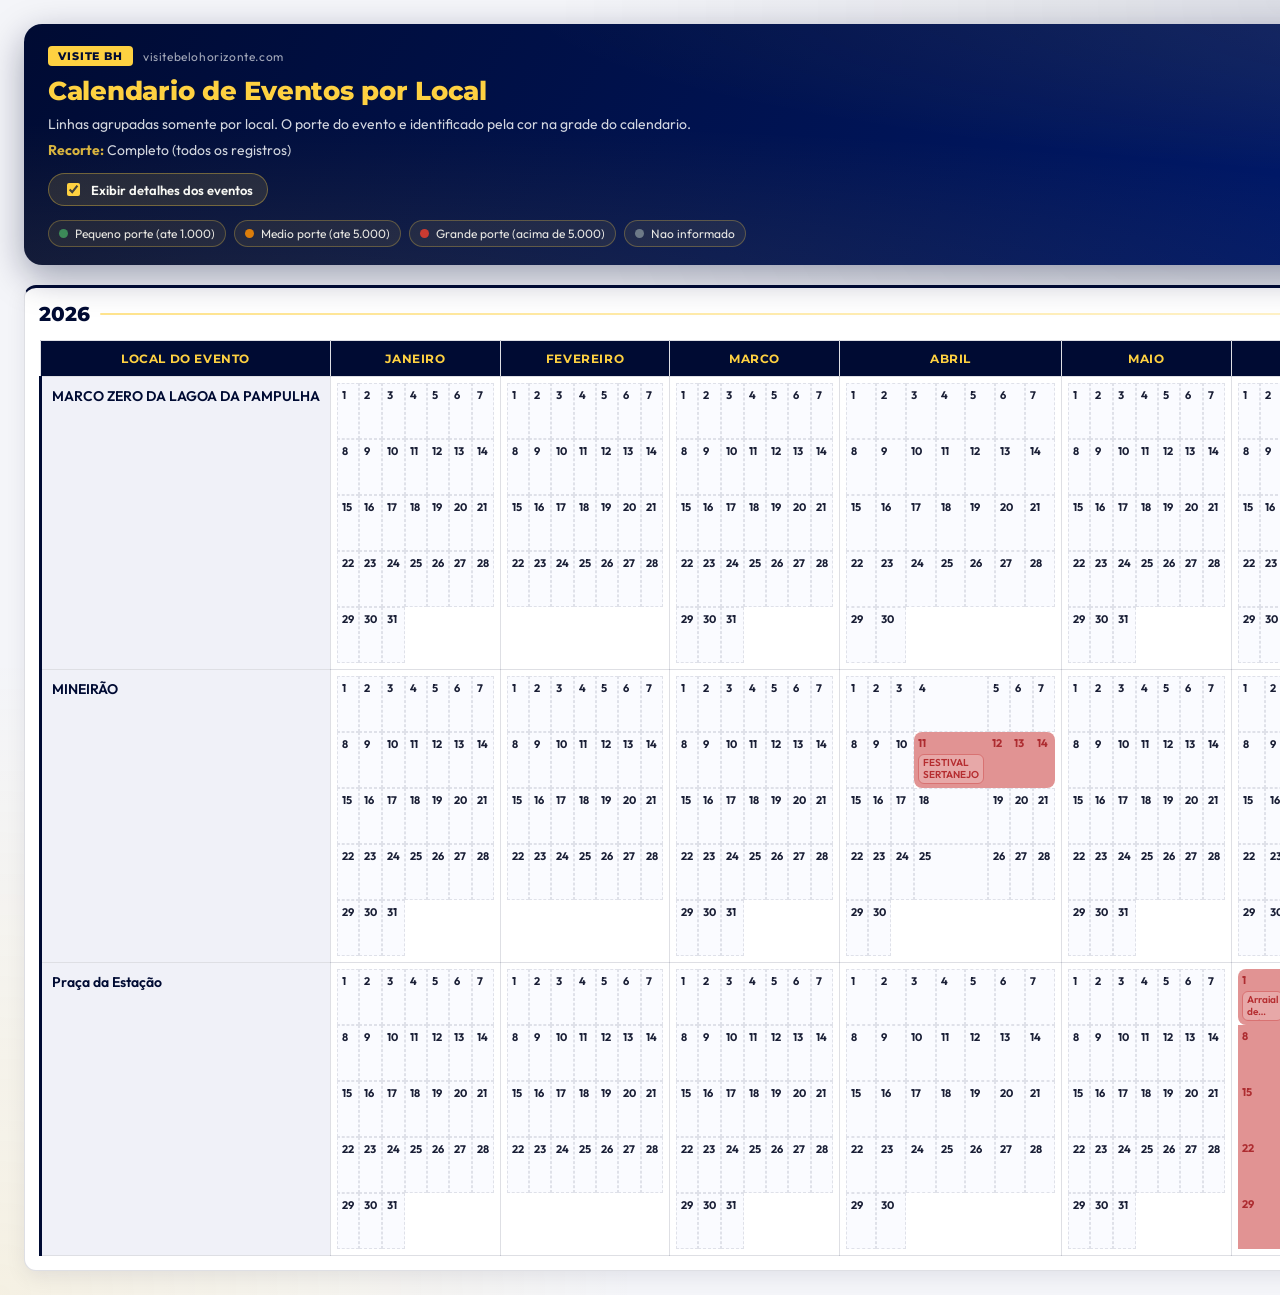
<file: calendario_v2.html>
<!DOCTYPE html>
<html lang="pt-BR">
<head>
  <meta charset="utf-8">
  <meta name="viewport" content="width=device-width, initial-scale=1">
  <title>Calendario de Eventos por Local — Visite Belo Horizonte</title>
  <link rel="preconnect" href="https://fonts.googleapis.com">
  <link rel="preconnect" href="https://fonts.gstatic.com" crossorigin>
  <link href="https://fonts.googleapis.com/css2?family=Montserrat:wght@400;600;700;800&family=Outfit:wght@300;400;600&display=swap" rel="stylesheet">
  <style>
    :root {
      --bg: #f4f5f9;
      --ink: #1a1f36;
      --muted: #5b6573;
      --line: rgba(0, 11, 51, 0.13);
      --panel: #ffffff;
      --header: #000b33;
      --header-ink: #FED141;
      --accent: #FED141;
      --accent-dark: #c9a500;
            --local-col-width: 260px;
            --month-col-width: 150px;
    }
    * { box-sizing: border-box; }
    body {
      margin: 0;
      font-family: "Outfit", "Segoe UI", sans-serif;
      color: var(--ink);
      background:
        radial-gradient(circle at 100% 0%, rgba(0, 11, 51, 0.10), transparent 40%),
        radial-gradient(circle at 0% 100%, rgba(254, 209, 65, 0.12), transparent 35%),
        var(--bg);
    }
    .shell {
      padding: 24px;
      display: grid;
      gap: 20px;
    }
    .hero {
      background: linear-gradient(120deg, #000b33 0%, #001a6e 60%, #002080 100%);
      color: #f8fafc;
      border-radius: 18px;
      padding: 22px 24px 18px;
      box-shadow: 0 12px 36px rgba(0, 11, 51, 0.36);
      position: relative;
      overflow: hidden;
    }
    .hero::before {
      content: "";
      position: absolute;
      inset: 0;
      background:
        radial-gradient(ellipse at 90% -10%, rgba(254, 209, 65, 0.18) 0%, transparent 55%),
        radial-gradient(ellipse at 10% 110%, rgba(254, 209, 65, 0.10) 0%, transparent 45%);
      pointer-events: none;
    }
    .hero-brand {
      display: flex;
      align-items: center;
      gap: 10px;
      margin-bottom: 10px;
    }
    .hero-brand-badge {
      background: var(--accent);
      color: #000b33;
      font-family: "Montserrat", sans-serif;
      font-weight: 800;
      font-size: 11px;
      letter-spacing: 0.08em;
      text-transform: uppercase;
      padding: 3px 10px;
      border-radius: 4px;
    }
    .hero-brand-site {
      font-size: 12px;
      opacity: 0.65;
      letter-spacing: 0.05em;
    }
    .hero h1 {
      margin: 0;
      font-family: "Montserrat", sans-serif;
      font-size: 26px;
      font-weight: 800;
      color: var(--accent);
      letter-spacing: -0.01em;
      line-height: 1.2;
    }
    .hero p { margin: 8px 0 0; opacity: 0.85; font-size: 14px; }
    .hero p strong { color: var(--accent); opacity: 1; }
    .view-toggle {
      margin-top: 14px;
      display: inline-flex;
      align-items: center;
      gap: 8px;
      font-size: 13px;
      font-weight: 600;
      background: rgba(254, 209, 65, 0.12);
      border: 1px solid rgba(254, 209, 65, 0.35);
      border-radius: 999px;
      padding: 6px 14px;
      color: #f8fafc;
      cursor: pointer;
    }
    .view-toggle input { accent-color: var(--accent); }
    .legend {
      display: flex;
      flex-wrap: wrap;
      gap: 8px;
      margin-top: 14px;
    }
    .legend-item {
      display: inline-flex;
      align-items: center;
      gap: 7px;
      background: rgba(254, 209, 65, 0.08);
      border: 1px solid rgba(254, 209, 65, 0.28);
      padding: 5px 10px;
      border-radius: 999px;
      font-size: 12px;
      color: rgba(248, 250, 252, 0.92);
    }
    .legend-dot { width: 9px; height: 9px; border-radius: 999px; flex-shrink: 0; }
    .year-section {
      background: var(--panel);
      border: 1px solid var(--line);
      border-top: 3px solid var(--header);
      border-radius: 12px;
      padding: 14px;
      box-shadow: 0 6px 20px rgba(0, 11, 51, 0.08);
    }
    .year-section h2 {
      margin: 0 0 14px;
      font-family: "Montserrat", sans-serif;
      font-size: 20px;
      font-weight: 800;
      color: var(--header);
      display: flex;
      align-items: center;
      gap: 10px;
    }
    .year-section h2::after {
      content: "";
      flex: 1;
      height: 2px;
      background: linear-gradient(90deg, var(--accent) 0%, transparent 100%);
      border-radius: 1px;
      opacity: 0.6;
    }
        .table-wrap { overflow-x: auto; --meses-count: 12; }
        table {
            border-collapse: collapse;
            width: max-content;
            min-width: calc(var(--local-col-width) + (var(--meses-count) * var(--month-col-width)));
        }
    th, td { border: 1px solid var(--line); vertical-align: top; }
    thead th {
      position: sticky;
      top: 0;
      z-index: 3;
      background: var(--header);
      color: var(--header-ink);
      padding: 10px;
      font-family: "Montserrat", sans-serif;
      font-size: 12px;
      font-weight: 700;
      text-transform: uppercase;
      letter-spacing: 0.05em;
    }
    .local-head { left: 0; z-index: 4; min-width: var(--local-col-width); position: sticky; }
    .local-cell {
      position: sticky;
      left: 0;
      z-index: 2;
    min-width: var(--local-col-width);
      background: #f0f1f8;
      text-align: left;
      padding: 10px;
      border-left: 3px solid var(--header);
    }
    .local-name { font-size: 14px; font-weight: 600; color: var(--header); }
    .faixa {
      margin-top: 6px;
      display: inline-flex;
      font-size: 11px;
      padding: 3px 8px;
      border-radius: 999px;
      border: 1px solid color-mix(in srgb, var(--faixa-color) 60%, white);
      background: color-mix(in srgb, var(--faixa-color) 14%, white);
      color: color-mix(in srgb, var(--faixa-color) 85%, black);
      font-weight: 600;
    }
    td { width: var(--month-col-width); background: #ffffff; padding: 6px; }
    .month-grid {
      display: grid;
      grid-template-columns: repeat(7, 1fr);
      gap: 0;
    }
    .day-cell {
      min-height: 56px;
      border: 1px dashed rgba(0, 11, 51, 0.10);
      border-radius: 0;
      padding: 4px;
      background: #fafbff;
      display: grid;
      gap: 4px;
      align-content: start;
    }
    .day-cell.has-event {
      background: color-mix(in srgb, var(--event-color) 52%, white);
      border: 0;
      box-shadow: none;
    }
    .day-cell.has-event.is-middle { border-radius: 0; }
    .day-cell.has-event.is-start {
      border-top-right-radius: 0;
      border-bottom-right-radius: 0;
      border-top-left-radius: 8px;
      border-bottom-left-radius: 8px;
    }
    .day-cell.has-event.is-end {
      border-top-left-radius: 0;
      border-bottom-left-radius: 0;
      border-top-right-radius: 8px;
      border-bottom-right-radius: 8px;
    }
    .day-cell.has-event.is-single { border-radius: 8px; }
    .day-number {
      font-size: 11px;
      color: color-mix(in srgb, var(--event-color) 88%, #000b33);
      font-weight: 700;
    }
    .event-tag {
      font-size: 10px;
      line-height: 1.2;
      padding: 2px 4px;
      border-radius: 6px;
      color: color-mix(in srgb, var(--event-color) 92%, #000b33);
      background: color-mix(in srgb, white 58%, var(--event-color) 42%);
      border: 1px solid color-mix(in srgb, var(--event-color) 68%, white);
      font-weight: 600;
      overflow: hidden;
      text-overflow: ellipsis;
      display: -webkit-box;
      -webkit-line-clamp: 2;
      -webkit-box-orient: vertical;
    }
    .event-count {
      display: none;
      font-size: 10px;
      font-weight: 700;
      color: color-mix(in srgb, var(--event-color) 92%, #000b33);
      background: color-mix(in srgb, white 50%, var(--event-color) 50%);
      border: 1px solid color-mix(in srgb, var(--event-color) 72%, white);
      border-radius: 999px;
      padding: 1px 6px;
      width: fit-content;
    }
    body.compact-view .event-details { display: none; }
    body.compact-view .event-count {
      display: inline-flex;
      align-items: center;
    }
    @media (max-width: 900px) {
            :root {
                --local-col-width: 200px;
                --month-col-width: 130px;
            }
      .shell { padding: 12px; }
      .hero h1 { font-size: 20px; }
    }
  </style>
</head>
<body>
  <main class="shell">
    <section class="hero">
      <div class="hero-brand">
        <span class="hero-brand-badge">Visite BH</span>
        <span class="hero-brand-site">visitebelohorizonte.com</span>
      </div>
      <h1>Calendario de Eventos por Local</h1>
    <p>Linhas agrupadas somente por local. O porte do evento e identificado pela cor na grade do calendario.</p>
    <p><strong>Recorte:</strong> Completo (todos os registros)</p>
            <label class="view-toggle" for="toggle-details">
                <input id="toggle-details" type="checkbox" checked>
                Exibir detalhes dos eventos
            </label>
      <div class="legend">
        <span class="legend-item"><span class="legend-dot" style="background:#2f855a"></span>Pequeno porte (ate 1.000)</span>
        <span class="legend-item"><span class="legend-dot" style="background:#d97706"></span>Medio porte (ate 5.000)</span>
        <span class="legend-item"><span class="legend-dot" style="background:#c53030"></span>Grande porte (acima de 5.000)</span>
        <span class="legend-item"><span class="legend-dot" style="background:#64748b"></span>Nao informado</span>
      </div>
    </section>
    
            <section class="year-section">
              <h2>2026</h2>
                            <div class="table-wrap" style="--meses-count:12">
                <table>
                  <thead>
                    <tr>
                      <th class="local-head">Local do Evento</th>
                      <th>Janeiro</th><th>Fevereiro</th><th>Marco</th><th>Abril</th><th>Maio</th><th>Junho</th><th>Julho</th><th>Agosto</th><th>Setembro</th><th>Outubro</th><th>Novembro</th><th>Dezembro</th>
                    </tr>
                  </thead>
                  <tbody>
                    <tr><th class="local-cell"><div class="local-name">MARCO ZERO DA LAGOA DA PAMPULHA</div></th><td><div class="month-grid"><div class="day-cell"><span class="day-number">1</span></div><div class="day-cell"><span class="day-number">2</span></div><div class="day-cell"><span class="day-number">3</span></div><div class="day-cell"><span class="day-number">4</span></div><div class="day-cell"><span class="day-number">5</span></div><div class="day-cell"><span class="day-number">6</span></div><div class="day-cell"><span class="day-number">7</span></div><div class="day-cell"><span class="day-number">8</span></div><div class="day-cell"><span class="day-number">9</span></div><div class="day-cell"><span class="day-number">10</span></div><div class="day-cell"><span class="day-number">11</span></div><div class="day-cell"><span class="day-number">12</span></div><div class="day-cell"><span class="day-number">13</span></div><div class="day-cell"><span class="day-number">14</span></div><div class="day-cell"><span class="day-number">15</span></div><div class="day-cell"><span class="day-number">16</span></div><div class="day-cell"><span class="day-number">17</span></div><div class="day-cell"><span class="day-number">18</span></div><div class="day-cell"><span class="day-number">19</span></div><div class="day-cell"><span class="day-number">20</span></div><div class="day-cell"><span class="day-number">21</span></div><div class="day-cell"><span class="day-number">22</span></div><div class="day-cell"><span class="day-number">23</span></div><div class="day-cell"><span class="day-number">24</span></div><div class="day-cell"><span class="day-number">25</span></div><div class="day-cell"><span class="day-number">26</span></div><div class="day-cell"><span class="day-number">27</span></div><div class="day-cell"><span class="day-number">28</span></div><div class="day-cell"><span class="day-number">29</span></div><div class="day-cell"><span class="day-number">30</span></div><div class="day-cell"><span class="day-number">31</span></div></div></td><td><div class="month-grid"><div class="day-cell"><span class="day-number">1</span></div><div class="day-cell"><span class="day-number">2</span></div><div class="day-cell"><span class="day-number">3</span></div><div class="day-cell"><span class="day-number">4</span></div><div class="day-cell"><span class="day-number">5</span></div><div class="day-cell"><span class="day-number">6</span></div><div class="day-cell"><span class="day-number">7</span></div><div class="day-cell"><span class="day-number">8</span></div><div class="day-cell"><span class="day-number">9</span></div><div class="day-cell"><span class="day-number">10</span></div><div class="day-cell"><span class="day-number">11</span></div><div class="day-cell"><span class="day-number">12</span></div><div class="day-cell"><span class="day-number">13</span></div><div class="day-cell"><span class="day-number">14</span></div><div class="day-cell"><span class="day-number">15</span></div><div class="day-cell"><span class="day-number">16</span></div><div class="day-cell"><span class="day-number">17</span></div><div class="day-cell"><span class="day-number">18</span></div><div class="day-cell"><span class="day-number">19</span></div><div class="day-cell"><span class="day-number">20</span></div><div class="day-cell"><span class="day-number">21</span></div><div class="day-cell"><span class="day-number">22</span></div><div class="day-cell"><span class="day-number">23</span></div><div class="day-cell"><span class="day-number">24</span></div><div class="day-cell"><span class="day-number">25</span></div><div class="day-cell"><span class="day-number">26</span></div><div class="day-cell"><span class="day-number">27</span></div><div class="day-cell"><span class="day-number">28</span></div></div></td><td><div class="month-grid"><div class="day-cell"><span class="day-number">1</span></div><div class="day-cell"><span class="day-number">2</span></div><div class="day-cell"><span class="day-number">3</span></div><div class="day-cell"><span class="day-number">4</span></div><div class="day-cell"><span class="day-number">5</span></div><div class="day-cell"><span class="day-number">6</span></div><div class="day-cell"><span class="day-number">7</span></div><div class="day-cell"><span class="day-number">8</span></div><div class="day-cell"><span class="day-number">9</span></div><div class="day-cell"><span class="day-number">10</span></div><div class="day-cell"><span class="day-number">11</span></div><div class="day-cell"><span class="day-number">12</span></div><div class="day-cell"><span class="day-number">13</span></div><div class="day-cell"><span class="day-number">14</span></div><div class="day-cell"><span class="day-number">15</span></div><div class="day-cell"><span class="day-number">16</span></div><div class="day-cell"><span class="day-number">17</span></div><div class="day-cell"><span class="day-number">18</span></div><div class="day-cell"><span class="day-number">19</span></div><div class="day-cell"><span class="day-number">20</span></div><div class="day-cell"><span class="day-number">21</span></div><div class="day-cell"><span class="day-number">22</span></div><div class="day-cell"><span class="day-number">23</span></div><div class="day-cell"><span class="day-number">24</span></div><div class="day-cell"><span class="day-number">25</span></div><div class="day-cell"><span class="day-number">26</span></div><div class="day-cell"><span class="day-number">27</span></div><div class="day-cell"><span class="day-number">28</span></div><div class="day-cell"><span class="day-number">29</span></div><div class="day-cell"><span class="day-number">30</span></div><div class="day-cell"><span class="day-number">31</span></div></div></td><td><div class="month-grid"><div class="day-cell"><span class="day-number">1</span></div><div class="day-cell"><span class="day-number">2</span></div><div class="day-cell"><span class="day-number">3</span></div><div class="day-cell"><span class="day-number">4</span></div><div class="day-cell"><span class="day-number">5</span></div><div class="day-cell"><span class="day-number">6</span></div><div class="day-cell"><span class="day-number">7</span></div><div class="day-cell"><span class="day-number">8</span></div><div class="day-cell"><span class="day-number">9</span></div><div class="day-cell"><span class="day-number">10</span></div><div class="day-cell"><span class="day-number">11</span></div><div class="day-cell"><span class="day-number">12</span></div><div class="day-cell"><span class="day-number">13</span></div><div class="day-cell"><span class="day-number">14</span></div><div class="day-cell"><span class="day-number">15</span></div><div class="day-cell"><span class="day-number">16</span></div><div class="day-cell"><span class="day-number">17</span></div><div class="day-cell"><span class="day-number">18</span></div><div class="day-cell"><span class="day-number">19</span></div><div class="day-cell"><span class="day-number">20</span></div><div class="day-cell"><span class="day-number">21</span></div><div class="day-cell"><span class="day-number">22</span></div><div class="day-cell"><span class="day-number">23</span></div><div class="day-cell"><span class="day-number">24</span></div><div class="day-cell"><span class="day-number">25</span></div><div class="day-cell"><span class="day-number">26</span></div><div class="day-cell"><span class="day-number">27</span></div><div class="day-cell"><span class="day-number">28</span></div><div class="day-cell"><span class="day-number">29</span></div><div class="day-cell"><span class="day-number">30</span></div></div></td><td><div class="month-grid"><div class="day-cell"><span class="day-number">1</span></div><div class="day-cell"><span class="day-number">2</span></div><div class="day-cell"><span class="day-number">3</span></div><div class="day-cell"><span class="day-number">4</span></div><div class="day-cell"><span class="day-number">5</span></div><div class="day-cell"><span class="day-number">6</span></div><div class="day-cell"><span class="day-number">7</span></div><div class="day-cell"><span class="day-number">8</span></div><div class="day-cell"><span class="day-number">9</span></div><div class="day-cell"><span class="day-number">10</span></div><div class="day-cell"><span class="day-number">11</span></div><div class="day-cell"><span class="day-number">12</span></div><div class="day-cell"><span class="day-number">13</span></div><div class="day-cell"><span class="day-number">14</span></div><div class="day-cell"><span class="day-number">15</span></div><div class="day-cell"><span class="day-number">16</span></div><div class="day-cell"><span class="day-number">17</span></div><div class="day-cell"><span class="day-number">18</span></div><div class="day-cell"><span class="day-number">19</span></div><div class="day-cell"><span class="day-number">20</span></div><div class="day-cell"><span class="day-number">21</span></div><div class="day-cell"><span class="day-number">22</span></div><div class="day-cell"><span class="day-number">23</span></div><div class="day-cell"><span class="day-number">24</span></div><div class="day-cell"><span class="day-number">25</span></div><div class="day-cell"><span class="day-number">26</span></div><div class="day-cell"><span class="day-number">27</span></div><div class="day-cell"><span class="day-number">28</span></div><div class="day-cell"><span class="day-number">29</span></div><div class="day-cell"><span class="day-number">30</span></div><div class="day-cell"><span class="day-number">31</span></div></div></td><td><div class="month-grid"><div class="day-cell"><span class="day-number">1</span></div><div class="day-cell"><span class="day-number">2</span></div><div class="day-cell"><span class="day-number">3</span></div><div class="day-cell"><span class="day-number">4</span></div><div class="day-cell"><span class="day-number">5</span></div><div class="day-cell"><span class="day-number">6</span></div><div class="day-cell"><span class="day-number">7</span></div><div class="day-cell"><span class="day-number">8</span></div><div class="day-cell"><span class="day-number">9</span></div><div class="day-cell"><span class="day-number">10</span></div><div class="day-cell"><span class="day-number">11</span></div><div class="day-cell"><span class="day-number">12</span></div><div class="day-cell"><span class="day-number">13</span></div><div class="day-cell"><span class="day-number">14</span></div><div class="day-cell"><span class="day-number">15</span></div><div class="day-cell"><span class="day-number">16</span></div><div class="day-cell"><span class="day-number">17</span></div><div class="day-cell"><span class="day-number">18</span></div><div class="day-cell"><span class="day-number">19</span></div><div class="day-cell"><span class="day-number">20</span></div><div class="day-cell"><span class="day-number">21</span></div><div class="day-cell"><span class="day-number">22</span></div><div class="day-cell"><span class="day-number">23</span></div><div class="day-cell has-event is-single" style="--event-color:#c53030"><span class="day-number">24</span><div class="event-details"><div class="event-tag" style="--event-color:#c53030" title="VOLTA DA LAGOA | Periodo: 24/06/2026 ate 24/06/2026 | Publico: 150000 | Endereco: Parque ecológico da Pampulha">VOLTA DA LAGOA</div></div><div class="event-count">1 evento(s)</div></div><div class="day-cell"><span class="day-number">25</span></div><div class="day-cell"><span class="day-number">26</span></div><div class="day-cell"><span class="day-number">27</span></div><div class="day-cell"><span class="day-number">28</span></div><div class="day-cell"><span class="day-number">29</span></div><div class="day-cell"><span class="day-number">30</span></div></div></td><td><div class="month-grid"><div class="day-cell"><span class="day-number">1</span></div><div class="day-cell"><span class="day-number">2</span></div><div class="day-cell"><span class="day-number">3</span></div><div class="day-cell"><span class="day-number">4</span></div><div class="day-cell"><span class="day-number">5</span></div><div class="day-cell"><span class="day-number">6</span></div><div class="day-cell"><span class="day-number">7</span></div><div class="day-cell"><span class="day-number">8</span></div><div class="day-cell"><span class="day-number">9</span></div><div class="day-cell"><span class="day-number">10</span></div><div class="day-cell"><span class="day-number">11</span></div><div class="day-cell"><span class="day-number">12</span></div><div class="day-cell"><span class="day-number">13</span></div><div class="day-cell"><span class="day-number">14</span></div><div class="day-cell"><span class="day-number">15</span></div><div class="day-cell"><span class="day-number">16</span></div><div class="day-cell"><span class="day-number">17</span></div><div class="day-cell"><span class="day-number">18</span></div><div class="day-cell"><span class="day-number">19</span></div><div class="day-cell"><span class="day-number">20</span></div><div class="day-cell"><span class="day-number">21</span></div><div class="day-cell"><span class="day-number">22</span></div><div class="day-cell"><span class="day-number">23</span></div><div class="day-cell"><span class="day-number">24</span></div><div class="day-cell"><span class="day-number">25</span></div><div class="day-cell"><span class="day-number">26</span></div><div class="day-cell"><span class="day-number">27</span></div><div class="day-cell"><span class="day-number">28</span></div><div class="day-cell"><span class="day-number">29</span></div><div class="day-cell"><span class="day-number">30</span></div><div class="day-cell"><span class="day-number">31</span></div></div></td><td><div class="month-grid"><div class="day-cell"><span class="day-number">1</span></div><div class="day-cell"><span class="day-number">2</span></div><div class="day-cell"><span class="day-number">3</span></div><div class="day-cell"><span class="day-number">4</span></div><div class="day-cell"><span class="day-number">5</span></div><div class="day-cell"><span class="day-number">6</span></div><div class="day-cell"><span class="day-number">7</span></div><div class="day-cell"><span class="day-number">8</span></div><div class="day-cell"><span class="day-number">9</span></div><div class="day-cell"><span class="day-number">10</span></div><div class="day-cell"><span class="day-number">11</span></div><div class="day-cell"><span class="day-number">12</span></div><div class="day-cell"><span class="day-number">13</span></div><div class="day-cell"><span class="day-number">14</span></div><div class="day-cell"><span class="day-number">15</span></div><div class="day-cell"><span class="day-number">16</span></div><div class="day-cell"><span class="day-number">17</span></div><div class="day-cell"><span class="day-number">18</span></div><div class="day-cell"><span class="day-number">19</span></div><div class="day-cell"><span class="day-number">20</span></div><div class="day-cell"><span class="day-number">21</span></div><div class="day-cell"><span class="day-number">22</span></div><div class="day-cell"><span class="day-number">23</span></div><div class="day-cell"><span class="day-number">24</span></div><div class="day-cell"><span class="day-number">25</span></div><div class="day-cell"><span class="day-number">26</span></div><div class="day-cell"><span class="day-number">27</span></div><div class="day-cell"><span class="day-number">28</span></div><div class="day-cell"><span class="day-number">29</span></div><div class="day-cell"><span class="day-number">30</span></div><div class="day-cell"><span class="day-number">31</span></div></div></td><td><div class="month-grid"><div class="day-cell"><span class="day-number">1</span></div><div class="day-cell"><span class="day-number">2</span></div><div class="day-cell"><span class="day-number">3</span></div><div class="day-cell"><span class="day-number">4</span></div><div class="day-cell"><span class="day-number">5</span></div><div class="day-cell"><span class="day-number">6</span></div><div class="day-cell"><span class="day-number">7</span></div><div class="day-cell"><span class="day-number">8</span></div><div class="day-cell"><span class="day-number">9</span></div><div class="day-cell"><span class="day-number">10</span></div><div class="day-cell"><span class="day-number">11</span></div><div class="day-cell"><span class="day-number">12</span></div><div class="day-cell"><span class="day-number">13</span></div><div class="day-cell"><span class="day-number">14</span></div><div class="day-cell"><span class="day-number">15</span></div><div class="day-cell"><span class="day-number">16</span></div><div class="day-cell"><span class="day-number">17</span></div><div class="day-cell"><span class="day-number">18</span></div><div class="day-cell"><span class="day-number">19</span></div><div class="day-cell"><span class="day-number">20</span></div><div class="day-cell"><span class="day-number">21</span></div><div class="day-cell"><span class="day-number">22</span></div><div class="day-cell"><span class="day-number">23</span></div><div class="day-cell"><span class="day-number">24</span></div><div class="day-cell"><span class="day-number">25</span></div><div class="day-cell"><span class="day-number">26</span></div><div class="day-cell"><span class="day-number">27</span></div><div class="day-cell"><span class="day-number">28</span></div><div class="day-cell"><span class="day-number">29</span></div><div class="day-cell"><span class="day-number">30</span></div></div></td><td><div class="month-grid"><div class="day-cell"><span class="day-number">1</span></div><div class="day-cell"><span class="day-number">2</span></div><div class="day-cell"><span class="day-number">3</span></div><div class="day-cell"><span class="day-number">4</span></div><div class="day-cell"><span class="day-number">5</span></div><div class="day-cell"><span class="day-number">6</span></div><div class="day-cell"><span class="day-number">7</span></div><div class="day-cell"><span class="day-number">8</span></div><div class="day-cell"><span class="day-number">9</span></div><div class="day-cell"><span class="day-number">10</span></div><div class="day-cell"><span class="day-number">11</span></div><div class="day-cell"><span class="day-number">12</span></div><div class="day-cell"><span class="day-number">13</span></div><div class="day-cell"><span class="day-number">14</span></div><div class="day-cell"><span class="day-number">15</span></div><div class="day-cell"><span class="day-number">16</span></div><div class="day-cell"><span class="day-number">17</span></div><div class="day-cell"><span class="day-number">18</span></div><div class="day-cell"><span class="day-number">19</span></div><div class="day-cell"><span class="day-number">20</span></div><div class="day-cell"><span class="day-number">21</span></div><div class="day-cell"><span class="day-number">22</span></div><div class="day-cell"><span class="day-number">23</span></div><div class="day-cell"><span class="day-number">24</span></div><div class="day-cell"><span class="day-number">25</span></div><div class="day-cell"><span class="day-number">26</span></div><div class="day-cell"><span class="day-number">27</span></div><div class="day-cell"><span class="day-number">28</span></div><div class="day-cell"><span class="day-number">29</span></div><div class="day-cell"><span class="day-number">30</span></div><div class="day-cell"><span class="day-number">31</span></div></div></td><td><div class="month-grid"><div class="day-cell"><span class="day-number">1</span></div><div class="day-cell"><span class="day-number">2</span></div><div class="day-cell"><span class="day-number">3</span></div><div class="day-cell"><span class="day-number">4</span></div><div class="day-cell"><span class="day-number">5</span></div><div class="day-cell"><span class="day-number">6</span></div><div class="day-cell"><span class="day-number">7</span></div><div class="day-cell"><span class="day-number">8</span></div><div class="day-cell"><span class="day-number">9</span></div><div class="day-cell"><span class="day-number">10</span></div><div class="day-cell"><span class="day-number">11</span></div><div class="day-cell"><span class="day-number">12</span></div><div class="day-cell"><span class="day-number">13</span></div><div class="day-cell"><span class="day-number">14</span></div><div class="day-cell"><span class="day-number">15</span></div><div class="day-cell"><span class="day-number">16</span></div><div class="day-cell"><span class="day-number">17</span></div><div class="day-cell"><span class="day-number">18</span></div><div class="day-cell"><span class="day-number">19</span></div><div class="day-cell"><span class="day-number">20</span></div><div class="day-cell"><span class="day-number">21</span></div><div class="day-cell"><span class="day-number">22</span></div><div class="day-cell"><span class="day-number">23</span></div><div class="day-cell"><span class="day-number">24</span></div><div class="day-cell"><span class="day-number">25</span></div><div class="day-cell"><span class="day-number">26</span></div><div class="day-cell"><span class="day-number">27</span></div><div class="day-cell"><span class="day-number">28</span></div><div class="day-cell"><span class="day-number">29</span></div><div class="day-cell"><span class="day-number">30</span></div></div></td><td><div class="month-grid"><div class="day-cell"><span class="day-number">1</span></div><div class="day-cell"><span class="day-number">2</span></div><div class="day-cell"><span class="day-number">3</span></div><div class="day-cell"><span class="day-number">4</span></div><div class="day-cell"><span class="day-number">5</span></div><div class="day-cell"><span class="day-number">6</span></div><div class="day-cell"><span class="day-number">7</span></div><div class="day-cell"><span class="day-number">8</span></div><div class="day-cell"><span class="day-number">9</span></div><div class="day-cell"><span class="day-number">10</span></div><div class="day-cell"><span class="day-number">11</span></div><div class="day-cell"><span class="day-number">12</span></div><div class="day-cell"><span class="day-number">13</span></div><div class="day-cell"><span class="day-number">14</span></div><div class="day-cell"><span class="day-number">15</span></div><div class="day-cell"><span class="day-number">16</span></div><div class="day-cell"><span class="day-number">17</span></div><div class="day-cell"><span class="day-number">18</span></div><div class="day-cell"><span class="day-number">19</span></div><div class="day-cell"><span class="day-number">20</span></div><div class="day-cell"><span class="day-number">21</span></div><div class="day-cell"><span class="day-number">22</span></div><div class="day-cell"><span class="day-number">23</span></div><div class="day-cell"><span class="day-number">24</span></div><div class="day-cell"><span class="day-number">25</span></div><div class="day-cell"><span class="day-number">26</span></div><div class="day-cell"><span class="day-number">27</span></div><div class="day-cell"><span class="day-number">28</span></div><div class="day-cell"><span class="day-number">29</span></div><div class="day-cell"><span class="day-number">30</span></div><div class="day-cell"><span class="day-number">31</span></div></div></td></tr><tr><th class="local-cell"><div class="local-name">MINEIRÃO</div></th><td><div class="month-grid"><div class="day-cell"><span class="day-number">1</span></div><div class="day-cell"><span class="day-number">2</span></div><div class="day-cell"><span class="day-number">3</span></div><div class="day-cell"><span class="day-number">4</span></div><div class="day-cell"><span class="day-number">5</span></div><div class="day-cell"><span class="day-number">6</span></div><div class="day-cell"><span class="day-number">7</span></div><div class="day-cell"><span class="day-number">8</span></div><div class="day-cell"><span class="day-number">9</span></div><div class="day-cell"><span class="day-number">10</span></div><div class="day-cell"><span class="day-number">11</span></div><div class="day-cell"><span class="day-number">12</span></div><div class="day-cell"><span class="day-number">13</span></div><div class="day-cell"><span class="day-number">14</span></div><div class="day-cell"><span class="day-number">15</span></div><div class="day-cell"><span class="day-number">16</span></div><div class="day-cell"><span class="day-number">17</span></div><div class="day-cell"><span class="day-number">18</span></div><div class="day-cell"><span class="day-number">19</span></div><div class="day-cell"><span class="day-number">20</span></div><div class="day-cell"><span class="day-number">21</span></div><div class="day-cell"><span class="day-number">22</span></div><div class="day-cell"><span class="day-number">23</span></div><div class="day-cell"><span class="day-number">24</span></div><div class="day-cell"><span class="day-number">25</span></div><div class="day-cell"><span class="day-number">26</span></div><div class="day-cell"><span class="day-number">27</span></div><div class="day-cell"><span class="day-number">28</span></div><div class="day-cell"><span class="day-number">29</span></div><div class="day-cell"><span class="day-number">30</span></div><div class="day-cell"><span class="day-number">31</span></div></div></td><td><div class="month-grid"><div class="day-cell"><span class="day-number">1</span></div><div class="day-cell"><span class="day-number">2</span></div><div class="day-cell"><span class="day-number">3</span></div><div class="day-cell"><span class="day-number">4</span></div><div class="day-cell"><span class="day-number">5</span></div><div class="day-cell"><span class="day-number">6</span></div><div class="day-cell"><span class="day-number">7</span></div><div class="day-cell"><span class="day-number">8</span></div><div class="day-cell"><span class="day-number">9</span></div><div class="day-cell"><span class="day-number">10</span></div><div class="day-cell"><span class="day-number">11</span></div><div class="day-cell"><span class="day-number">12</span></div><div class="day-cell"><span class="day-number">13</span></div><div class="day-cell"><span class="day-number">14</span></div><div class="day-cell"><span class="day-number">15</span></div><div class="day-cell"><span class="day-number">16</span></div><div class="day-cell"><span class="day-number">17</span></div><div class="day-cell"><span class="day-number">18</span></div><div class="day-cell"><span class="day-number">19</span></div><div class="day-cell"><span class="day-number">20</span></div><div class="day-cell"><span class="day-number">21</span></div><div class="day-cell"><span class="day-number">22</span></div><div class="day-cell"><span class="day-number">23</span></div><div class="day-cell"><span class="day-number">24</span></div><div class="day-cell"><span class="day-number">25</span></div><div class="day-cell"><span class="day-number">26</span></div><div class="day-cell"><span class="day-number">27</span></div><div class="day-cell"><span class="day-number">28</span></div></div></td><td><div class="month-grid"><div class="day-cell"><span class="day-number">1</span></div><div class="day-cell"><span class="day-number">2</span></div><div class="day-cell"><span class="day-number">3</span></div><div class="day-cell"><span class="day-number">4</span></div><div class="day-cell"><span class="day-number">5</span></div><div class="day-cell"><span class="day-number">6</span></div><div class="day-cell"><span class="day-number">7</span></div><div class="day-cell"><span class="day-number">8</span></div><div class="day-cell"><span class="day-number">9</span></div><div class="day-cell"><span class="day-number">10</span></div><div class="day-cell"><span class="day-number">11</span></div><div class="day-cell"><span class="day-number">12</span></div><div class="day-cell"><span class="day-number">13</span></div><div class="day-cell"><span class="day-number">14</span></div><div class="day-cell"><span class="day-number">15</span></div><div class="day-cell"><span class="day-number">16</span></div><div class="day-cell"><span class="day-number">17</span></div><div class="day-cell"><span class="day-number">18</span></div><div class="day-cell"><span class="day-number">19</span></div><div class="day-cell"><span class="day-number">20</span></div><div class="day-cell"><span class="day-number">21</span></div><div class="day-cell"><span class="day-number">22</span></div><div class="day-cell"><span class="day-number">23</span></div><div class="day-cell"><span class="day-number">24</span></div><div class="day-cell"><span class="day-number">25</span></div><div class="day-cell"><span class="day-number">26</span></div><div class="day-cell"><span class="day-number">27</span></div><div class="day-cell"><span class="day-number">28</span></div><div class="day-cell"><span class="day-number">29</span></div><div class="day-cell"><span class="day-number">30</span></div><div class="day-cell"><span class="day-number">31</span></div></div></td><td><div class="month-grid"><div class="day-cell"><span class="day-number">1</span></div><div class="day-cell"><span class="day-number">2</span></div><div class="day-cell"><span class="day-number">3</span></div><div class="day-cell"><span class="day-number">4</span></div><div class="day-cell"><span class="day-number">5</span></div><div class="day-cell"><span class="day-number">6</span></div><div class="day-cell"><span class="day-number">7</span></div><div class="day-cell"><span class="day-number">8</span></div><div class="day-cell"><span class="day-number">9</span></div><div class="day-cell"><span class="day-number">10</span></div><div class="day-cell has-event is-start" style="--event-color:#c53030"><span class="day-number">11</span><div class="event-details"><div class="event-tag" style="--event-color:#c53030" title="FESTIVAL SERTANEJO | Periodo: 11/04/2026 ate 14/04/2026 | Publico: 50000 | Endereco: Avenida Antônio Abrahão Caram, 1001,Pampulha, Belo Horizonte/MG.">FESTIVAL SERTANEJO</div></div><div class="event-count">1 evento(s)</div></div><div class="day-cell has-event is-middle" style="--event-color:#c53030"><span class="day-number">12</span><div class="event-details"></div><div class="event-count">1 evento(s)</div></div><div class="day-cell has-event is-middle" style="--event-color:#c53030"><span class="day-number">13</span><div class="event-details"></div><div class="event-count">1 evento(s)</div></div><div class="day-cell has-event is-end" style="--event-color:#c53030"><span class="day-number">14</span><div class="event-details"></div><div class="event-count">1 evento(s)</div></div><div class="day-cell"><span class="day-number">15</span></div><div class="day-cell"><span class="day-number">16</span></div><div class="day-cell"><span class="day-number">17</span></div><div class="day-cell"><span class="day-number">18</span></div><div class="day-cell"><span class="day-number">19</span></div><div class="day-cell"><span class="day-number">20</span></div><div class="day-cell"><span class="day-number">21</span></div><div class="day-cell"><span class="day-number">22</span></div><div class="day-cell"><span class="day-number">23</span></div><div class="day-cell"><span class="day-number">24</span></div><div class="day-cell"><span class="day-number">25</span></div><div class="day-cell"><span class="day-number">26</span></div><div class="day-cell"><span class="day-number">27</span></div><div class="day-cell"><span class="day-number">28</span></div><div class="day-cell"><span class="day-number">29</span></div><div class="day-cell"><span class="day-number">30</span></div></div></td><td><div class="month-grid"><div class="day-cell"><span class="day-number">1</span></div><div class="day-cell"><span class="day-number">2</span></div><div class="day-cell"><span class="day-number">3</span></div><div class="day-cell"><span class="day-number">4</span></div><div class="day-cell"><span class="day-number">5</span></div><div class="day-cell"><span class="day-number">6</span></div><div class="day-cell"><span class="day-number">7</span></div><div class="day-cell"><span class="day-number">8</span></div><div class="day-cell"><span class="day-number">9</span></div><div class="day-cell"><span class="day-number">10</span></div><div class="day-cell"><span class="day-number">11</span></div><div class="day-cell"><span class="day-number">12</span></div><div class="day-cell"><span class="day-number">13</span></div><div class="day-cell"><span class="day-number">14</span></div><div class="day-cell"><span class="day-number">15</span></div><div class="day-cell"><span class="day-number">16</span></div><div class="day-cell"><span class="day-number">17</span></div><div class="day-cell"><span class="day-number">18</span></div><div class="day-cell"><span class="day-number">19</span></div><div class="day-cell"><span class="day-number">20</span></div><div class="day-cell"><span class="day-number">21</span></div><div class="day-cell"><span class="day-number">22</span></div><div class="day-cell"><span class="day-number">23</span></div><div class="day-cell"><span class="day-number">24</span></div><div class="day-cell"><span class="day-number">25</span></div><div class="day-cell"><span class="day-number">26</span></div><div class="day-cell"><span class="day-number">27</span></div><div class="day-cell"><span class="day-number">28</span></div><div class="day-cell"><span class="day-number">29</span></div><div class="day-cell"><span class="day-number">30</span></div><div class="day-cell"><span class="day-number">31</span></div></div></td><td><div class="month-grid"><div class="day-cell"><span class="day-number">1</span></div><div class="day-cell"><span class="day-number">2</span></div><div class="day-cell"><span class="day-number">3</span></div><div class="day-cell"><span class="day-number">4</span></div><div class="day-cell"><span class="day-number">5</span></div><div class="day-cell"><span class="day-number">6</span></div><div class="day-cell"><span class="day-number">7</span></div><div class="day-cell"><span class="day-number">8</span></div><div class="day-cell"><span class="day-number">9</span></div><div class="day-cell"><span class="day-number">10</span></div><div class="day-cell"><span class="day-number">11</span></div><div class="day-cell"><span class="day-number">12</span></div><div class="day-cell"><span class="day-number">13</span></div><div class="day-cell"><span class="day-number">14</span></div><div class="day-cell"><span class="day-number">15</span></div><div class="day-cell"><span class="day-number">16</span></div><div class="day-cell"><span class="day-number">17</span></div><div class="day-cell"><span class="day-number">18</span></div><div class="day-cell"><span class="day-number">19</span></div><div class="day-cell"><span class="day-number">20</span></div><div class="day-cell"><span class="day-number">21</span></div><div class="day-cell"><span class="day-number">22</span></div><div class="day-cell"><span class="day-number">23</span></div><div class="day-cell"><span class="day-number">24</span></div><div class="day-cell"><span class="day-number">25</span></div><div class="day-cell"><span class="day-number">26</span></div><div class="day-cell"><span class="day-number">27</span></div><div class="day-cell"><span class="day-number">28</span></div><div class="day-cell"><span class="day-number">29</span></div><div class="day-cell"><span class="day-number">30</span></div></div></td><td><div class="month-grid"><div class="day-cell"><span class="day-number">1</span></div><div class="day-cell"><span class="day-number">2</span></div><div class="day-cell"><span class="day-number">3</span></div><div class="day-cell"><span class="day-number">4</span></div><div class="day-cell"><span class="day-number">5</span></div><div class="day-cell"><span class="day-number">6</span></div><div class="day-cell"><span class="day-number">7</span></div><div class="day-cell"><span class="day-number">8</span></div><div class="day-cell"><span class="day-number">9</span></div><div class="day-cell"><span class="day-number">10</span></div><div class="day-cell"><span class="day-number">11</span></div><div class="day-cell"><span class="day-number">12</span></div><div class="day-cell"><span class="day-number">13</span></div><div class="day-cell"><span class="day-number">14</span></div><div class="day-cell"><span class="day-number">15</span></div><div class="day-cell"><span class="day-number">16</span></div><div class="day-cell"><span class="day-number">17</span></div><div class="day-cell"><span class="day-number">18</span></div><div class="day-cell"><span class="day-number">19</span></div><div class="day-cell"><span class="day-number">20</span></div><div class="day-cell"><span class="day-number">21</span></div><div class="day-cell"><span class="day-number">22</span></div><div class="day-cell"><span class="day-number">23</span></div><div class="day-cell"><span class="day-number">24</span></div><div class="day-cell"><span class="day-number">25</span></div><div class="day-cell"><span class="day-number">26</span></div><div class="day-cell"><span class="day-number">27</span></div><div class="day-cell"><span class="day-number">28</span></div><div class="day-cell"><span class="day-number">29</span></div><div class="day-cell"><span class="day-number">30</span></div><div class="day-cell"><span class="day-number">31</span></div></div></td><td><div class="month-grid"><div class="day-cell"><span class="day-number">1</span></div><div class="day-cell"><span class="day-number">2</span></div><div class="day-cell"><span class="day-number">3</span></div><div class="day-cell"><span class="day-number">4</span></div><div class="day-cell"><span class="day-number">5</span></div><div class="day-cell"><span class="day-number">6</span></div><div class="day-cell"><span class="day-number">7</span></div><div class="day-cell"><span class="day-number">8</span></div><div class="day-cell"><span class="day-number">9</span></div><div class="day-cell"><span class="day-number">10</span></div><div class="day-cell"><span class="day-number">11</span></div><div class="day-cell"><span class="day-number">12</span></div><div class="day-cell"><span class="day-number">13</span></div><div class="day-cell"><span class="day-number">14</span></div><div class="day-cell"><span class="day-number">15</span></div><div class="day-cell"><span class="day-number">16</span></div><div class="day-cell"><span class="day-number">17</span></div><div class="day-cell"><span class="day-number">18</span></div><div class="day-cell"><span class="day-number">19</span></div><div class="day-cell"><span class="day-number">20</span></div><div class="day-cell"><span class="day-number">21</span></div><div class="day-cell"><span class="day-number">22</span></div><div class="day-cell"><span class="day-number">23</span></div><div class="day-cell"><span class="day-number">24</span></div><div class="day-cell"><span class="day-number">25</span></div><div class="day-cell"><span class="day-number">26</span></div><div class="day-cell"><span class="day-number">27</span></div><div class="day-cell"><span class="day-number">28</span></div><div class="day-cell"><span class="day-number">29</span></div><div class="day-cell"><span class="day-number">30</span></div><div class="day-cell"><span class="day-number">31</span></div></div></td><td><div class="month-grid"><div class="day-cell"><span class="day-number">1</span></div><div class="day-cell"><span class="day-number">2</span></div><div class="day-cell"><span class="day-number">3</span></div><div class="day-cell"><span class="day-number">4</span></div><div class="day-cell"><span class="day-number">5</span></div><div class="day-cell"><span class="day-number">6</span></div><div class="day-cell"><span class="day-number">7</span></div><div class="day-cell"><span class="day-number">8</span></div><div class="day-cell"><span class="day-number">9</span></div><div class="day-cell"><span class="day-number">10</span></div><div class="day-cell"><span class="day-number">11</span></div><div class="day-cell"><span class="day-number">12</span></div><div class="day-cell"><span class="day-number">13</span></div><div class="day-cell"><span class="day-number">14</span></div><div class="day-cell"><span class="day-number">15</span></div><div class="day-cell"><span class="day-number">16</span></div><div class="day-cell"><span class="day-number">17</span></div><div class="day-cell"><span class="day-number">18</span></div><div class="day-cell"><span class="day-number">19</span></div><div class="day-cell"><span class="day-number">20</span></div><div class="day-cell"><span class="day-number">21</span></div><div class="day-cell"><span class="day-number">22</span></div><div class="day-cell"><span class="day-number">23</span></div><div class="day-cell"><span class="day-number">24</span></div><div class="day-cell"><span class="day-number">25</span></div><div class="day-cell"><span class="day-number">26</span></div><div class="day-cell"><span class="day-number">27</span></div><div class="day-cell"><span class="day-number">28</span></div><div class="day-cell"><span class="day-number">29</span></div><div class="day-cell"><span class="day-number">30</span></div></div></td><td><div class="month-grid"><div class="day-cell"><span class="day-number">1</span></div><div class="day-cell"><span class="day-number">2</span></div><div class="day-cell"><span class="day-number">3</span></div><div class="day-cell"><span class="day-number">4</span></div><div class="day-cell"><span class="day-number">5</span></div><div class="day-cell"><span class="day-number">6</span></div><div class="day-cell"><span class="day-number">7</span></div><div class="day-cell"><span class="day-number">8</span></div><div class="day-cell"><span class="day-number">9</span></div><div class="day-cell"><span class="day-number">10</span></div><div class="day-cell"><span class="day-number">11</span></div><div class="day-cell"><span class="day-number">12</span></div><div class="day-cell"><span class="day-number">13</span></div><div class="day-cell"><span class="day-number">14</span></div><div class="day-cell"><span class="day-number">15</span></div><div class="day-cell"><span class="day-number">16</span></div><div class="day-cell"><span class="day-number">17</span></div><div class="day-cell"><span class="day-number">18</span></div><div class="day-cell"><span class="day-number">19</span></div><div class="day-cell"><span class="day-number">20</span></div><div class="day-cell"><span class="day-number">21</span></div><div class="day-cell"><span class="day-number">22</span></div><div class="day-cell"><span class="day-number">23</span></div><div class="day-cell"><span class="day-number">24</span></div><div class="day-cell"><span class="day-number">25</span></div><div class="day-cell"><span class="day-number">26</span></div><div class="day-cell"><span class="day-number">27</span></div><div class="day-cell"><span class="day-number">28</span></div><div class="day-cell"><span class="day-number">29</span></div><div class="day-cell"><span class="day-number">30</span></div><div class="day-cell"><span class="day-number">31</span></div></div></td><td><div class="month-grid"><div class="day-cell"><span class="day-number">1</span></div><div class="day-cell"><span class="day-number">2</span></div><div class="day-cell"><span class="day-number">3</span></div><div class="day-cell"><span class="day-number">4</span></div><div class="day-cell"><span class="day-number">5</span></div><div class="day-cell"><span class="day-number">6</span></div><div class="day-cell"><span class="day-number">7</span></div><div class="day-cell"><span class="day-number">8</span></div><div class="day-cell"><span class="day-number">9</span></div><div class="day-cell"><span class="day-number">10</span></div><div class="day-cell"><span class="day-number">11</span></div><div class="day-cell"><span class="day-number">12</span></div><div class="day-cell"><span class="day-number">13</span></div><div class="day-cell"><span class="day-number">14</span></div><div class="day-cell"><span class="day-number">15</span></div><div class="day-cell"><span class="day-number">16</span></div><div class="day-cell"><span class="day-number">17</span></div><div class="day-cell"><span class="day-number">18</span></div><div class="day-cell"><span class="day-number">19</span></div><div class="day-cell"><span class="day-number">20</span></div><div class="day-cell"><span class="day-number">21</span></div><div class="day-cell"><span class="day-number">22</span></div><div class="day-cell"><span class="day-number">23</span></div><div class="day-cell"><span class="day-number">24</span></div><div class="day-cell"><span class="day-number">25</span></div><div class="day-cell"><span class="day-number">26</span></div><div class="day-cell"><span class="day-number">27</span></div><div class="day-cell"><span class="day-number">28</span></div><div class="day-cell"><span class="day-number">29</span></div><div class="day-cell"><span class="day-number">30</span></div></div></td><td><div class="month-grid"><div class="day-cell"><span class="day-number">1</span></div><div class="day-cell"><span class="day-number">2</span></div><div class="day-cell"><span class="day-number">3</span></div><div class="day-cell"><span class="day-number">4</span></div><div class="day-cell"><span class="day-number">5</span></div><div class="day-cell"><span class="day-number">6</span></div><div class="day-cell"><span class="day-number">7</span></div><div class="day-cell"><span class="day-number">8</span></div><div class="day-cell"><span class="day-number">9</span></div><div class="day-cell"><span class="day-number">10</span></div><div class="day-cell"><span class="day-number">11</span></div><div class="day-cell"><span class="day-number">12</span></div><div class="day-cell"><span class="day-number">13</span></div><div class="day-cell"><span class="day-number">14</span></div><div class="day-cell"><span class="day-number">15</span></div><div class="day-cell"><span class="day-number">16</span></div><div class="day-cell"><span class="day-number">17</span></div><div class="day-cell"><span class="day-number">18</span></div><div class="day-cell"><span class="day-number">19</span></div><div class="day-cell"><span class="day-number">20</span></div><div class="day-cell"><span class="day-number">21</span></div><div class="day-cell"><span class="day-number">22</span></div><div class="day-cell"><span class="day-number">23</span></div><div class="day-cell"><span class="day-number">24</span></div><div class="day-cell"><span class="day-number">25</span></div><div class="day-cell"><span class="day-number">26</span></div><div class="day-cell"><span class="day-number">27</span></div><div class="day-cell"><span class="day-number">28</span></div><div class="day-cell"><span class="day-number">29</span></div><div class="day-cell"><span class="day-number">30</span></div><div class="day-cell"><span class="day-number">31</span></div></div></td></tr><tr><th class="local-cell"><div class="local-name">Praça da Estação</div></th><td><div class="month-grid"><div class="day-cell"><span class="day-number">1</span></div><div class="day-cell"><span class="day-number">2</span></div><div class="day-cell"><span class="day-number">3</span></div><div class="day-cell"><span class="day-number">4</span></div><div class="day-cell"><span class="day-number">5</span></div><div class="day-cell"><span class="day-number">6</span></div><div class="day-cell"><span class="day-number">7</span></div><div class="day-cell"><span class="day-number">8</span></div><div class="day-cell"><span class="day-number">9</span></div><div class="day-cell"><span class="day-number">10</span></div><div class="day-cell"><span class="day-number">11</span></div><div class="day-cell"><span class="day-number">12</span></div><div class="day-cell"><span class="day-number">13</span></div><div class="day-cell"><span class="day-number">14</span></div><div class="day-cell"><span class="day-number">15</span></div><div class="day-cell"><span class="day-number">16</span></div><div class="day-cell"><span class="day-number">17</span></div><div class="day-cell"><span class="day-number">18</span></div><div class="day-cell"><span class="day-number">19</span></div><div class="day-cell"><span class="day-number">20</span></div><div class="day-cell"><span class="day-number">21</span></div><div class="day-cell"><span class="day-number">22</span></div><div class="day-cell"><span class="day-number">23</span></div><div class="day-cell"><span class="day-number">24</span></div><div class="day-cell"><span class="day-number">25</span></div><div class="day-cell"><span class="day-number">26</span></div><div class="day-cell"><span class="day-number">27</span></div><div class="day-cell"><span class="day-number">28</span></div><div class="day-cell"><span class="day-number">29</span></div><div class="day-cell"><span class="day-number">30</span></div><div class="day-cell"><span class="day-number">31</span></div></div></td><td><div class="month-grid"><div class="day-cell"><span class="day-number">1</span></div><div class="day-cell"><span class="day-number">2</span></div><div class="day-cell"><span class="day-number">3</span></div><div class="day-cell"><span class="day-number">4</span></div><div class="day-cell"><span class="day-number">5</span></div><div class="day-cell"><span class="day-number">6</span></div><div class="day-cell"><span class="day-number">7</span></div><div class="day-cell"><span class="day-number">8</span></div><div class="day-cell"><span class="day-number">9</span></div><div class="day-cell"><span class="day-number">10</span></div><div class="day-cell"><span class="day-number">11</span></div><div class="day-cell"><span class="day-number">12</span></div><div class="day-cell"><span class="day-number">13</span></div><div class="day-cell"><span class="day-number">14</span></div><div class="day-cell"><span class="day-number">15</span></div><div class="day-cell"><span class="day-number">16</span></div><div class="day-cell"><span class="day-number">17</span></div><div class="day-cell"><span class="day-number">18</span></div><div class="day-cell"><span class="day-number">19</span></div><div class="day-cell"><span class="day-number">20</span></div><div class="day-cell"><span class="day-number">21</span></div><div class="day-cell"><span class="day-number">22</span></div><div class="day-cell"><span class="day-number">23</span></div><div class="day-cell"><span class="day-number">24</span></div><div class="day-cell"><span class="day-number">25</span></div><div class="day-cell"><span class="day-number">26</span></div><div class="day-cell"><span class="day-number">27</span></div><div class="day-cell"><span class="day-number">28</span></div></div></td><td><div class="month-grid"><div class="day-cell"><span class="day-number">1</span></div><div class="day-cell"><span class="day-number">2</span></div><div class="day-cell"><span class="day-number">3</span></div><div class="day-cell"><span class="day-number">4</span></div><div class="day-cell"><span class="day-number">5</span></div><div class="day-cell"><span class="day-number">6</span></div><div class="day-cell"><span class="day-number">7</span></div><div class="day-cell"><span class="day-number">8</span></div><div class="day-cell"><span class="day-number">9</span></div><div class="day-cell"><span class="day-number">10</span></div><div class="day-cell"><span class="day-number">11</span></div><div class="day-cell"><span class="day-number">12</span></div><div class="day-cell"><span class="day-number">13</span></div><div class="day-cell"><span class="day-number">14</span></div><div class="day-cell"><span class="day-number">15</span></div><div class="day-cell"><span class="day-number">16</span></div><div class="day-cell"><span class="day-number">17</span></div><div class="day-cell"><span class="day-number">18</span></div><div class="day-cell"><span class="day-number">19</span></div><div class="day-cell"><span class="day-number">20</span></div><div class="day-cell"><span class="day-number">21</span></div><div class="day-cell"><span class="day-number">22</span></div><div class="day-cell"><span class="day-number">23</span></div><div class="day-cell"><span class="day-number">24</span></div><div class="day-cell"><span class="day-number">25</span></div><div class="day-cell"><span class="day-number">26</span></div><div class="day-cell"><span class="day-number">27</span></div><div class="day-cell"><span class="day-number">28</span></div><div class="day-cell"><span class="day-number">29</span></div><div class="day-cell"><span class="day-number">30</span></div><div class="day-cell"><span class="day-number">31</span></div></div></td><td><div class="month-grid"><div class="day-cell"><span class="day-number">1</span></div><div class="day-cell"><span class="day-number">2</span></div><div class="day-cell"><span class="day-number">3</span></div><div class="day-cell"><span class="day-number">4</span></div><div class="day-cell"><span class="day-number">5</span></div><div class="day-cell"><span class="day-number">6</span></div><div class="day-cell"><span class="day-number">7</span></div><div class="day-cell"><span class="day-number">8</span></div><div class="day-cell"><span class="day-number">9</span></div><div class="day-cell"><span class="day-number">10</span></div><div class="day-cell"><span class="day-number">11</span></div><div class="day-cell"><span class="day-number">12</span></div><div class="day-cell"><span class="day-number">13</span></div><div class="day-cell"><span class="day-number">14</span></div><div class="day-cell"><span class="day-number">15</span></div><div class="day-cell"><span class="day-number">16</span></div><div class="day-cell"><span class="day-number">17</span></div><div class="day-cell"><span class="day-number">18</span></div><div class="day-cell"><span class="day-number">19</span></div><div class="day-cell"><span class="day-number">20</span></div><div class="day-cell"><span class="day-number">21</span></div><div class="day-cell"><span class="day-number">22</span></div><div class="day-cell"><span class="day-number">23</span></div><div class="day-cell"><span class="day-number">24</span></div><div class="day-cell"><span class="day-number">25</span></div><div class="day-cell"><span class="day-number">26</span></div><div class="day-cell"><span class="day-number">27</span></div><div class="day-cell"><span class="day-number">28</span></div><div class="day-cell"><span class="day-number">29</span></div><div class="day-cell"><span class="day-number">30</span></div></div></td><td><div class="month-grid"><div class="day-cell"><span class="day-number">1</span></div><div class="day-cell"><span class="day-number">2</span></div><div class="day-cell"><span class="day-number">3</span></div><div class="day-cell"><span class="day-number">4</span></div><div class="day-cell"><span class="day-number">5</span></div><div class="day-cell"><span class="day-number">6</span></div><div class="day-cell"><span class="day-number">7</span></div><div class="day-cell"><span class="day-number">8</span></div><div class="day-cell"><span class="day-number">9</span></div><div class="day-cell"><span class="day-number">10</span></div><div class="day-cell"><span class="day-number">11</span></div><div class="day-cell"><span class="day-number">12</span></div><div class="day-cell"><span class="day-number">13</span></div><div class="day-cell"><span class="day-number">14</span></div><div class="day-cell"><span class="day-number">15</span></div><div class="day-cell"><span class="day-number">16</span></div><div class="day-cell"><span class="day-number">17</span></div><div class="day-cell"><span class="day-number">18</span></div><div class="day-cell"><span class="day-number">19</span></div><div class="day-cell"><span class="day-number">20</span></div><div class="day-cell"><span class="day-number">21</span></div><div class="day-cell"><span class="day-number">22</span></div><div class="day-cell"><span class="day-number">23</span></div><div class="day-cell"><span class="day-number">24</span></div><div class="day-cell"><span class="day-number">25</span></div><div class="day-cell"><span class="day-number">26</span></div><div class="day-cell"><span class="day-number">27</span></div><div class="day-cell"><span class="day-number">28</span></div><div class="day-cell"><span class="day-number">29</span></div><div class="day-cell"><span class="day-number">30</span></div><div class="day-cell"><span class="day-number">31</span></div></div></td><td><div class="month-grid"><div class="day-cell has-event is-start" style="--event-color:#c53030"><span class="day-number">1</span><div class="event-details"><div class="event-tag" style="--event-color:#c53030" title="Arraial de Belo | Periodo: 01/06/2026 ate 30/06/2026 | Publico: 200000 | Endereco: Avenida dos Andradas, 201, Centro, Belo Horizonte - MG, 30120-010">Arraial de Belo</div></div><div class="event-count">1 evento(s)</div></div><div class="day-cell has-event is-middle" style="--event-color:#c53030"><span class="day-number">2</span><div class="event-details"></div><div class="event-count">1 evento(s)</div></div><div class="day-cell has-event is-middle" style="--event-color:#c53030"><span class="day-number">3</span><div class="event-details"></div><div class="event-count">1 evento(s)</div></div><div class="day-cell has-event is-middle" style="--event-color:#c53030"><span class="day-number">4</span><div class="event-details"></div><div class="event-count">1 evento(s)</div></div><div class="day-cell has-event is-middle" style="--event-color:#c53030"><span class="day-number">5</span><div class="event-details"></div><div class="event-count">1 evento(s)</div></div><div class="day-cell has-event is-middle" style="--event-color:#c53030"><span class="day-number">6</span><div class="event-details"></div><div class="event-count">1 evento(s)</div></div><div class="day-cell has-event is-middle" style="--event-color:#c53030"><span class="day-number">7</span><div class="event-details"></div><div class="event-count">1 evento(s)</div></div><div class="day-cell has-event is-middle" style="--event-color:#c53030"><span class="day-number">8</span><div class="event-details"></div><div class="event-count">1 evento(s)</div></div><div class="day-cell has-event is-middle" style="--event-color:#c53030"><span class="day-number">9</span><div class="event-details"></div><div class="event-count">1 evento(s)</div></div><div class="day-cell has-event is-middle" style="--event-color:#c53030"><span class="day-number">10</span><div class="event-details"></div><div class="event-count">1 evento(s)</div></div><div class="day-cell has-event is-middle" style="--event-color:#c53030"><span class="day-number">11</span><div class="event-details"></div><div class="event-count">1 evento(s)</div></div><div class="day-cell has-event is-middle" style="--event-color:#c53030"><span class="day-number">12</span><div class="event-details"></div><div class="event-count">1 evento(s)</div></div><div class="day-cell has-event is-middle" style="--event-color:#c53030"><span class="day-number">13</span><div class="event-details"></div><div class="event-count">1 evento(s)</div></div><div class="day-cell has-event is-middle" style="--event-color:#c53030"><span class="day-number">14</span><div class="event-details"></div><div class="event-count">1 evento(s)</div></div><div class="day-cell has-event is-middle" style="--event-color:#c53030"><span class="day-number">15</span><div class="event-details"></div><div class="event-count">1 evento(s)</div></div><div class="day-cell has-event is-middle" style="--event-color:#c53030"><span class="day-number">16</span><div class="event-details"></div><div class="event-count">1 evento(s)</div></div><div class="day-cell has-event is-middle" style="--event-color:#c53030"><span class="day-number">17</span><div class="event-details"></div><div class="event-count">1 evento(s)</div></div><div class="day-cell has-event is-middle" style="--event-color:#c53030"><span class="day-number">18</span><div class="event-details"></div><div class="event-count">1 evento(s)</div></div><div class="day-cell has-event is-middle" style="--event-color:#c53030"><span class="day-number">19</span><div class="event-details"></div><div class="event-count">1 evento(s)</div></div><div class="day-cell has-event is-middle" style="--event-color:#c53030"><span class="day-number">20</span><div class="event-details"></div><div class="event-count">1 evento(s)</div></div><div class="day-cell has-event is-middle" style="--event-color:#c53030"><span class="day-number">21</span><div class="event-details"></div><div class="event-count">1 evento(s)</div></div><div class="day-cell has-event is-middle" style="--event-color:#c53030"><span class="day-number">22</span><div class="event-details"></div><div class="event-count">1 evento(s)</div></div><div class="day-cell has-event is-middle" style="--event-color:#c53030"><span class="day-number">23</span><div class="event-details"></div><div class="event-count">1 evento(s)</div></div><div class="day-cell has-event is-middle" style="--event-color:#c53030"><span class="day-number">24</span><div class="event-details"></div><div class="event-count">1 evento(s)</div></div><div class="day-cell has-event is-middle" style="--event-color:#c53030"><span class="day-number">25</span><div class="event-details"></div><div class="event-count">1 evento(s)</div></div><div class="day-cell has-event is-middle" style="--event-color:#c53030"><span class="day-number">26</span><div class="event-details"></div><div class="event-count">1 evento(s)</div></div><div class="day-cell has-event is-middle" style="--event-color:#c53030"><span class="day-number">27</span><div class="event-details"></div><div class="event-count">1 evento(s)</div></div><div class="day-cell has-event is-middle" style="--event-color:#c53030"><span class="day-number">28</span><div class="event-details"></div><div class="event-count">1 evento(s)</div></div><div class="day-cell has-event is-middle" style="--event-color:#c53030"><span class="day-number">29</span><div class="event-details"></div><div class="event-count">1 evento(s)</div></div><div class="day-cell has-event is-end" style="--event-color:#c53030"><span class="day-number">30</span><div class="event-details"></div><div class="event-count">1 evento(s)</div></div></div></td><td><div class="month-grid"><div class="day-cell"><span class="day-number">1</span></div><div class="day-cell"><span class="day-number">2</span></div><div class="day-cell"><span class="day-number">3</span></div><div class="day-cell"><span class="day-number">4</span></div><div class="day-cell"><span class="day-number">5</span></div><div class="day-cell"><span class="day-number">6</span></div><div class="day-cell"><span class="day-number">7</span></div><div class="day-cell"><span class="day-number">8</span></div><div class="day-cell"><span class="day-number">9</span></div><div class="day-cell"><span class="day-number">10</span></div><div class="day-cell"><span class="day-number">11</span></div><div class="day-cell"><span class="day-number">12</span></div><div class="day-cell"><span class="day-number">13</span></div><div class="day-cell"><span class="day-number">14</span></div><div class="day-cell"><span class="day-number">15</span></div><div class="day-cell"><span class="day-number">16</span></div><div class="day-cell"><span class="day-number">17</span></div><div class="day-cell"><span class="day-number">18</span></div><div class="day-cell"><span class="day-number">19</span></div><div class="day-cell"><span class="day-number">20</span></div><div class="day-cell"><span class="day-number">21</span></div><div class="day-cell"><span class="day-number">22</span></div><div class="day-cell"><span class="day-number">23</span></div><div class="day-cell"><span class="day-number">24</span></div><div class="day-cell"><span class="day-number">25</span></div><div class="day-cell"><span class="day-number">26</span></div><div class="day-cell"><span class="day-number">27</span></div><div class="day-cell"><span class="day-number">28</span></div><div class="day-cell"><span class="day-number">29</span></div><div class="day-cell"><span class="day-number">30</span></div><div class="day-cell"><span class="day-number">31</span></div></div></td><td><div class="month-grid"><div class="day-cell"><span class="day-number">1</span></div><div class="day-cell"><span class="day-number">2</span></div><div class="day-cell"><span class="day-number">3</span></div><div class="day-cell"><span class="day-number">4</span></div><div class="day-cell"><span class="day-number">5</span></div><div class="day-cell"><span class="day-number">6</span></div><div class="day-cell"><span class="day-number">7</span></div><div class="day-cell"><span class="day-number">8</span></div><div class="day-cell"><span class="day-number">9</span></div><div class="day-cell"><span class="day-number">10</span></div><div class="day-cell"><span class="day-number">11</span></div><div class="day-cell"><span class="day-number">12</span></div><div class="day-cell"><span class="day-number">13</span></div><div class="day-cell"><span class="day-number">14</span></div><div class="day-cell"><span class="day-number">15</span></div><div class="day-cell"><span class="day-number">16</span></div><div class="day-cell"><span class="day-number">17</span></div><div class="day-cell"><span class="day-number">18</span></div><div class="day-cell"><span class="day-number">19</span></div><div class="day-cell"><span class="day-number">20</span></div><div class="day-cell"><span class="day-number">21</span></div><div class="day-cell"><span class="day-number">22</span></div><div class="day-cell"><span class="day-number">23</span></div><div class="day-cell"><span class="day-number">24</span></div><div class="day-cell"><span class="day-number">25</span></div><div class="day-cell"><span class="day-number">26</span></div><div class="day-cell"><span class="day-number">27</span></div><div class="day-cell"><span class="day-number">28</span></div><div class="day-cell"><span class="day-number">29</span></div><div class="day-cell"><span class="day-number">30</span></div><div class="day-cell"><span class="day-number">31</span></div></div></td><td><div class="month-grid"><div class="day-cell"><span class="day-number">1</span></div><div class="day-cell"><span class="day-number">2</span></div><div class="day-cell"><span class="day-number">3</span></div><div class="day-cell"><span class="day-number">4</span></div><div class="day-cell"><span class="day-number">5</span></div><div class="day-cell"><span class="day-number">6</span></div><div class="day-cell"><span class="day-number">7</span></div><div class="day-cell"><span class="day-number">8</span></div><div class="day-cell"><span class="day-number">9</span></div><div class="day-cell"><span class="day-number">10</span></div><div class="day-cell"><span class="day-number">11</span></div><div class="day-cell"><span class="day-number">12</span></div><div class="day-cell"><span class="day-number">13</span></div><div class="day-cell"><span class="day-number">14</span></div><div class="day-cell"><span class="day-number">15</span></div><div class="day-cell"><span class="day-number">16</span></div><div class="day-cell"><span class="day-number">17</span></div><div class="day-cell"><span class="day-number">18</span></div><div class="day-cell"><span class="day-number">19</span></div><div class="day-cell"><span class="day-number">20</span></div><div class="day-cell"><span class="day-number">21</span></div><div class="day-cell"><span class="day-number">22</span></div><div class="day-cell"><span class="day-number">23</span></div><div class="day-cell"><span class="day-number">24</span></div><div class="day-cell"><span class="day-number">25</span></div><div class="day-cell"><span class="day-number">26</span></div><div class="day-cell"><span class="day-number">27</span></div><div class="day-cell"><span class="day-number">28</span></div><div class="day-cell"><span class="day-number">29</span></div><div class="day-cell"><span class="day-number">30</span></div></div></td><td><div class="month-grid"><div class="day-cell"><span class="day-number">1</span></div><div class="day-cell"><span class="day-number">2</span></div><div class="day-cell"><span class="day-number">3</span></div><div class="day-cell"><span class="day-number">4</span></div><div class="day-cell"><span class="day-number">5</span></div><div class="day-cell"><span class="day-number">6</span></div><div class="day-cell"><span class="day-number">7</span></div><div class="day-cell"><span class="day-number">8</span></div><div class="day-cell"><span class="day-number">9</span></div><div class="day-cell"><span class="day-number">10</span></div><div class="day-cell"><span class="day-number">11</span></div><div class="day-cell"><span class="day-number">12</span></div><div class="day-cell"><span class="day-number">13</span></div><div class="day-cell"><span class="day-number">14</span></div><div class="day-cell"><span class="day-number">15</span></div><div class="day-cell"><span class="day-number">16</span></div><div class="day-cell"><span class="day-number">17</span></div><div class="day-cell"><span class="day-number">18</span></div><div class="day-cell"><span class="day-number">19</span></div><div class="day-cell"><span class="day-number">20</span></div><div class="day-cell"><span class="day-number">21</span></div><div class="day-cell"><span class="day-number">22</span></div><div class="day-cell"><span class="day-number">23</span></div><div class="day-cell"><span class="day-number">24</span></div><div class="day-cell"><span class="day-number">25</span></div><div class="day-cell"><span class="day-number">26</span></div><div class="day-cell"><span class="day-number">27</span></div><div class="day-cell"><span class="day-number">28</span></div><div class="day-cell"><span class="day-number">29</span></div><div class="day-cell"><span class="day-number">30</span></div><div class="day-cell"><span class="day-number">31</span></div></div></td><td><div class="month-grid"><div class="day-cell"><span class="day-number">1</span></div><div class="day-cell"><span class="day-number">2</span></div><div class="day-cell"><span class="day-number">3</span></div><div class="day-cell"><span class="day-number">4</span></div><div class="day-cell"><span class="day-number">5</span></div><div class="day-cell"><span class="day-number">6</span></div><div class="day-cell"><span class="day-number">7</span></div><div class="day-cell"><span class="day-number">8</span></div><div class="day-cell"><span class="day-number">9</span></div><div class="day-cell"><span class="day-number">10</span></div><div class="day-cell"><span class="day-number">11</span></div><div class="day-cell"><span class="day-number">12</span></div><div class="day-cell"><span class="day-number">13</span></div><div class="day-cell"><span class="day-number">14</span></div><div class="day-cell"><span class="day-number">15</span></div><div class="day-cell"><span class="day-number">16</span></div><div class="day-cell"><span class="day-number">17</span></div><div class="day-cell"><span class="day-number">18</span></div><div class="day-cell"><span class="day-number">19</span></div><div class="day-cell"><span class="day-number">20</span></div><div class="day-cell"><span class="day-number">21</span></div><div class="day-cell"><span class="day-number">22</span></div><div class="day-cell"><span class="day-number">23</span></div><div class="day-cell"><span class="day-number">24</span></div><div class="day-cell"><span class="day-number">25</span></div><div class="day-cell"><span class="day-number">26</span></div><div class="day-cell"><span class="day-number">27</span></div><div class="day-cell"><span class="day-number">28</span></div><div class="day-cell"><span class="day-number">29</span></div><div class="day-cell"><span class="day-number">30</span></div></div></td><td><div class="month-grid"><div class="day-cell"><span class="day-number">1</span></div><div class="day-cell"><span class="day-number">2</span></div><div class="day-cell"><span class="day-number">3</span></div><div class="day-cell"><span class="day-number">4</span></div><div class="day-cell"><span class="day-number">5</span></div><div class="day-cell"><span class="day-number">6</span></div><div class="day-cell"><span class="day-number">7</span></div><div class="day-cell"><span class="day-number">8</span></div><div class="day-cell"><span class="day-number">9</span></div><div class="day-cell"><span class="day-number">10</span></div><div class="day-cell"><span class="day-number">11</span></div><div class="day-cell"><span class="day-number">12</span></div><div class="day-cell"><span class="day-number">13</span></div><div class="day-cell"><span class="day-number">14</span></div><div class="day-cell"><span class="day-number">15</span></div><div class="day-cell"><span class="day-number">16</span></div><div class="day-cell"><span class="day-number">17</span></div><div class="day-cell"><span class="day-number">18</span></div><div class="day-cell"><span class="day-number">19</span></div><div class="day-cell"><span class="day-number">20</span></div><div class="day-cell"><span class="day-number">21</span></div><div class="day-cell"><span class="day-number">22</span></div><div class="day-cell"><span class="day-number">23</span></div><div class="day-cell"><span class="day-number">24</span></div><div class="day-cell"><span class="day-number">25</span></div><div class="day-cell"><span class="day-number">26</span></div><div class="day-cell"><span class="day-number">27</span></div><div class="day-cell"><span class="day-number">28</span></div><div class="day-cell"><span class="day-number">29</span></div><div class="day-cell"><span class="day-number">30</span></div><div class="day-cell"><span class="day-number">31</span></div></div></td></tr>
                  </tbody>
                </table>
              </div>
            </section>
            
  </main>
  <script>
    window.__CALENDARIO_EVENTOS__ = [{"local": "MARCO ZERO DA LAGOA DA PAMPULHA", "eventos": {"2026-06-24": [{"dia": 24, "mes": 6, "ano": 2026, "inicio_periodo": true, "fim_periodo": true, "descricao": "VOLTA DA LAGOA", "publico": "150000", "endereco": "Parque ecológico da Pampulha", "data_inicio": "24/06/2026", "data_final": "24/06/2026", "cor": "#c53030"}]}}, {"local": "MINEIRÃO", "eventos": {"2026-04-11": [{"dia": 11, "mes": 4, "ano": 2026, "inicio_periodo": true, "fim_periodo": false, "descricao": "FESTIVAL SERTANEJO", "publico": "50000", "endereco": "Avenida Antônio Abrahão Caram, 1001,Pampulha, Belo Horizonte/MG.", "data_inicio": "11/04/2026", "data_final": "14/04/2026", "cor": "#c53030"}], "2026-04-12": [{"dia": 12, "mes": 4, "ano": 2026, "inicio_periodo": false, "fim_periodo": false, "descricao": "FESTIVAL SERTANEJO", "publico": "50000", "endereco": "Avenida Antônio Abrahão Caram, 1001,Pampulha, Belo Horizonte/MG.", "data_inicio": "11/04/2026", "data_final": "14/04/2026", "cor": "#c53030"}], "2026-04-13": [{"dia": 13, "mes": 4, "ano": 2026, "inicio_periodo": false, "fim_periodo": false, "descricao": "FESTIVAL SERTANEJO", "publico": "50000", "endereco": "Avenida Antônio Abrahão Caram, 1001,Pampulha, Belo Horizonte/MG.", "data_inicio": "11/04/2026", "data_final": "14/04/2026", "cor": "#c53030"}], "2026-04-14": [{"dia": 14, "mes": 4, "ano": 2026, "inicio_periodo": false, "fim_periodo": true, "descricao": "FESTIVAL SERTANEJO", "publico": "50000", "endereco": "Avenida Antônio Abrahão Caram, 1001,Pampulha, Belo Horizonte/MG.", "data_inicio": "11/04/2026", "data_final": "14/04/2026", "cor": "#c53030"}]}}, {"local": "Praça da Estação", "eventos": {"2026-06-01": [{"dia": 1, "mes": 6, "ano": 2026, "inicio_periodo": true, "fim_periodo": false, "descricao": "Arraial de Belo", "publico": "200000", "endereco": "Avenida dos Andradas, 201, Centro, Belo Horizonte - MG, 30120-010", "data_inicio": "01/06/2026", "data_final": "30/06/2026", "cor": "#c53030"}], "2026-06-02": [{"dia": 2, "mes": 6, "ano": 2026, "inicio_periodo": false, "fim_periodo": false, "descricao": "Arraial de Belo", "publico": "200000", "endereco": "Avenida dos Andradas, 201, Centro, Belo Horizonte - MG, 30120-010", "data_inicio": "01/06/2026", "data_final": "30/06/2026", "cor": "#c53030"}], "2026-06-03": [{"dia": 3, "mes": 6, "ano": 2026, "inicio_periodo": false, "fim_periodo": false, "descricao": "Arraial de Belo", "publico": "200000", "endereco": "Avenida dos Andradas, 201, Centro, Belo Horizonte - MG, 30120-010", "data_inicio": "01/06/2026", "data_final": "30/06/2026", "cor": "#c53030"}], "2026-06-04": [{"dia": 4, "mes": 6, "ano": 2026, "inicio_periodo": false, "fim_periodo": false, "descricao": "Arraial de Belo", "publico": "200000", "endereco": "Avenida dos Andradas, 201, Centro, Belo Horizonte - MG, 30120-010", "data_inicio": "01/06/2026", "data_final": "30/06/2026", "cor": "#c53030"}], "2026-06-05": [{"dia": 5, "mes": 6, "ano": 2026, "inicio_periodo": false, "fim_periodo": false, "descricao": "Arraial de Belo", "publico": "200000", "endereco": "Avenida dos Andradas, 201, Centro, Belo Horizonte - MG, 30120-010", "data_inicio": "01/06/2026", "data_final": "30/06/2026", "cor": "#c53030"}], "2026-06-06": [{"dia": 6, "mes": 6, "ano": 2026, "inicio_periodo": false, "fim_periodo": false, "descricao": "Arraial de Belo", "publico": "200000", "endereco": "Avenida dos Andradas, 201, Centro, Belo Horizonte - MG, 30120-010", "data_inicio": "01/06/2026", "data_final": "30/06/2026", "cor": "#c53030"}], "2026-06-07": [{"dia": 7, "mes": 6, "ano": 2026, "inicio_periodo": false, "fim_periodo": false, "descricao": "Arraial de Belo", "publico": "200000", "endereco": "Avenida dos Andradas, 201, Centro, Belo Horizonte - MG, 30120-010", "data_inicio": "01/06/2026", "data_final": "30/06/2026", "cor": "#c53030"}], "2026-06-08": [{"dia": 8, "mes": 6, "ano": 2026, "inicio_periodo": false, "fim_periodo": false, "descricao": "Arraial de Belo", "publico": "200000", "endereco": "Avenida dos Andradas, 201, Centro, Belo Horizonte - MG, 30120-010", "data_inicio": "01/06/2026", "data_final": "30/06/2026", "cor": "#c53030"}], "2026-06-09": [{"dia": 9, "mes": 6, "ano": 2026, "inicio_periodo": false, "fim_periodo": false, "descricao": "Arraial de Belo", "publico": "200000", "endereco": "Avenida dos Andradas, 201, Centro, Belo Horizonte - MG, 30120-010", "data_inicio": "01/06/2026", "data_final": "30/06/2026", "cor": "#c53030"}], "2026-06-10": [{"dia": 10, "mes": 6, "ano": 2026, "inicio_periodo": false, "fim_periodo": false, "descricao": "Arraial de Belo", "publico": "200000", "endereco": "Avenida dos Andradas, 201, Centro, Belo Horizonte - MG, 30120-010", "data_inicio": "01/06/2026", "data_final": "30/06/2026", "cor": "#c53030"}], "2026-06-11": [{"dia": 11, "mes": 6, "ano": 2026, "inicio_periodo": false, "fim_periodo": false, "descricao": "Arraial de Belo", "publico": "200000", "endereco": "Avenida dos Andradas, 201, Centro, Belo Horizonte - MG, 30120-010", "data_inicio": "01/06/2026", "data_final": "30/06/2026", "cor": "#c53030"}], "2026-06-12": [{"dia": 12, "mes": 6, "ano": 2026, "inicio_periodo": false, "fim_periodo": false, "descricao": "Arraial de Belo", "publico": "200000", "endereco": "Avenida dos Andradas, 201, Centro, Belo Horizonte - MG, 30120-010", "data_inicio": "01/06/2026", "data_final": "30/06/2026", "cor": "#c53030"}], "2026-06-13": [{"dia": 13, "mes": 6, "ano": 2026, "inicio_periodo": false, "fim_periodo": false, "descricao": "Arraial de Belo", "publico": "200000", "endereco": "Avenida dos Andradas, 201, Centro, Belo Horizonte - MG, 30120-010", "data_inicio": "01/06/2026", "data_final": "30/06/2026", "cor": "#c53030"}], "2026-06-14": [{"dia": 14, "mes": 6, "ano": 2026, "inicio_periodo": false, "fim_periodo": false, "descricao": "Arraial de Belo", "publico": "200000", "endereco": "Avenida dos Andradas, 201, Centro, Belo Horizonte - MG, 30120-010", "data_inicio": "01/06/2026", "data_final": "30/06/2026", "cor": "#c53030"}], "2026-06-15": [{"dia": 15, "mes": 6, "ano": 2026, "inicio_periodo": false, "fim_periodo": false, "descricao": "Arraial de Belo", "publico": "200000", "endereco": "Avenida dos Andradas, 201, Centro, Belo Horizonte - MG, 30120-010", "data_inicio": "01/06/2026", "data_final": "30/06/2026", "cor": "#c53030"}], "2026-06-16": [{"dia": 16, "mes": 6, "ano": 2026, "inicio_periodo": false, "fim_periodo": false, "descricao": "Arraial de Belo", "publico": "200000", "endereco": "Avenida dos Andradas, 201, Centro, Belo Horizonte - MG, 30120-010", "data_inicio": "01/06/2026", "data_final": "30/06/2026", "cor": "#c53030"}], "2026-06-17": [{"dia": 17, "mes": 6, "ano": 2026, "inicio_periodo": false, "fim_periodo": false, "descricao": "Arraial de Belo", "publico": "200000", "endereco": "Avenida dos Andradas, 201, Centro, Belo Horizonte - MG, 30120-010", "data_inicio": "01/06/2026", "data_final": "30/06/2026", "cor": "#c53030"}], "2026-06-18": [{"dia": 18, "mes": 6, "ano": 2026, "inicio_periodo": false, "fim_periodo": false, "descricao": "Arraial de Belo", "publico": "200000", "endereco": "Avenida dos Andradas, 201, Centro, Belo Horizonte - MG, 30120-010", "data_inicio": "01/06/2026", "data_final": "30/06/2026", "cor": "#c53030"}], "2026-06-19": [{"dia": 19, "mes": 6, "ano": 2026, "inicio_periodo": false, "fim_periodo": false, "descricao": "Arraial de Belo", "publico": "200000", "endereco": "Avenida dos Andradas, 201, Centro, Belo Horizonte - MG, 30120-010", "data_inicio": "01/06/2026", "data_final": "30/06/2026", "cor": "#c53030"}], "2026-06-20": [{"dia": 20, "mes": 6, "ano": 2026, "inicio_periodo": false, "fim_periodo": false, "descricao": "Arraial de Belo", "publico": "200000", "endereco": "Avenida dos Andradas, 201, Centro, Belo Horizonte - MG, 30120-010", "data_inicio": "01/06/2026", "data_final": "30/06/2026", "cor": "#c53030"}], "2026-06-21": [{"dia": 21, "mes": 6, "ano": 2026, "inicio_periodo": false, "fim_periodo": false, "descricao": "Arraial de Belo", "publico": "200000", "endereco": "Avenida dos Andradas, 201, Centro, Belo Horizonte - MG, 30120-010", "data_inicio": "01/06/2026", "data_final": "30/06/2026", "cor": "#c53030"}], "2026-06-22": [{"dia": 22, "mes": 6, "ano": 2026, "inicio_periodo": false, "fim_periodo": false, "descricao": "Arraial de Belo", "publico": "200000", "endereco": "Avenida dos Andradas, 201, Centro, Belo Horizonte - MG, 30120-010", "data_inicio": "01/06/2026", "data_final": "30/06/2026", "cor": "#c53030"}], "2026-06-23": [{"dia": 23, "mes": 6, "ano": 2026, "inicio_periodo": false, "fim_periodo": false, "descricao": "Arraial de Belo", "publico": "200000", "endereco": "Avenida dos Andradas, 201, Centro, Belo Horizonte - MG, 30120-010", "data_inicio": "01/06/2026", "data_final": "30/06/2026", "cor": "#c53030"}], "2026-06-24": [{"dia": 24, "mes": 6, "ano": 2026, "inicio_periodo": false, "fim_periodo": false, "descricao": "Arraial de Belo", "publico": "200000", "endereco": "Avenida dos Andradas, 201, Centro, Belo Horizonte - MG, 30120-010", "data_inicio": "01/06/2026", "data_final": "30/06/2026", "cor": "#c53030"}], "2026-06-25": [{"dia": 25, "mes": 6, "ano": 2026, "inicio_periodo": false, "fim_periodo": false, "descricao": "Arraial de Belo", "publico": "200000", "endereco": "Avenida dos Andradas, 201, Centro, Belo Horizonte - MG, 30120-010", "data_inicio": "01/06/2026", "data_final": "30/06/2026", "cor": "#c53030"}], "2026-06-26": [{"dia": 26, "mes": 6, "ano": 2026, "inicio_periodo": false, "fim_periodo": false, "descricao": "Arraial de Belo", "publico": "200000", "endereco": "Avenida dos Andradas, 201, Centro, Belo Horizonte - MG, 30120-010", "data_inicio": "01/06/2026", "data_final": "30/06/2026", "cor": "#c53030"}], "2026-06-27": [{"dia": 27, "mes": 6, "ano": 2026, "inicio_periodo": false, "fim_periodo": false, "descricao": "Arraial de Belo", "publico": "200000", "endereco": "Avenida dos Andradas, 201, Centro, Belo Horizonte - MG, 30120-010", "data_inicio": "01/06/2026", "data_final": "30/06/2026", "cor": "#c53030"}], "2026-06-28": [{"dia": 28, "mes": 6, "ano": 2026, "inicio_periodo": false, "fim_periodo": false, "descricao": "Arraial de Belo", "publico": "200000", "endereco": "Avenida dos Andradas, 201, Centro, Belo Horizonte - MG, 30120-010", "data_inicio": "01/06/2026", "data_final": "30/06/2026", "cor": "#c53030"}], "2026-06-29": [{"dia": 29, "mes": 6, "ano": 2026, "inicio_periodo": false, "fim_periodo": false, "descricao": "Arraial de Belo", "publico": "200000", "endereco": "Avenida dos Andradas, 201, Centro, Belo Horizonte - MG, 30120-010", "data_inicio": "01/06/2026", "data_final": "30/06/2026", "cor": "#c53030"}], "2026-06-30": [{"dia": 30, "mes": 6, "ano": 2026, "inicio_periodo": false, "fim_periodo": true, "descricao": "Arraial de Belo", "publico": "200000", "endereco": "Avenida dos Andradas, 201, Centro, Belo Horizonte - MG, 30120-010", "data_inicio": "01/06/2026", "data_final": "30/06/2026", "cor": "#c53030"}]}}];
        const toggleDetails = document.getElementById('toggle-details');

        function aplicarVisaoCalendario() {
            document.body.classList.toggle('compact-view', !toggleDetails.checked);
        }

        toggleDetails.addEventListener('change', aplicarVisaoCalendario);
        aplicarVisaoCalendario();
  </script>
</body>
</html>
</file>
